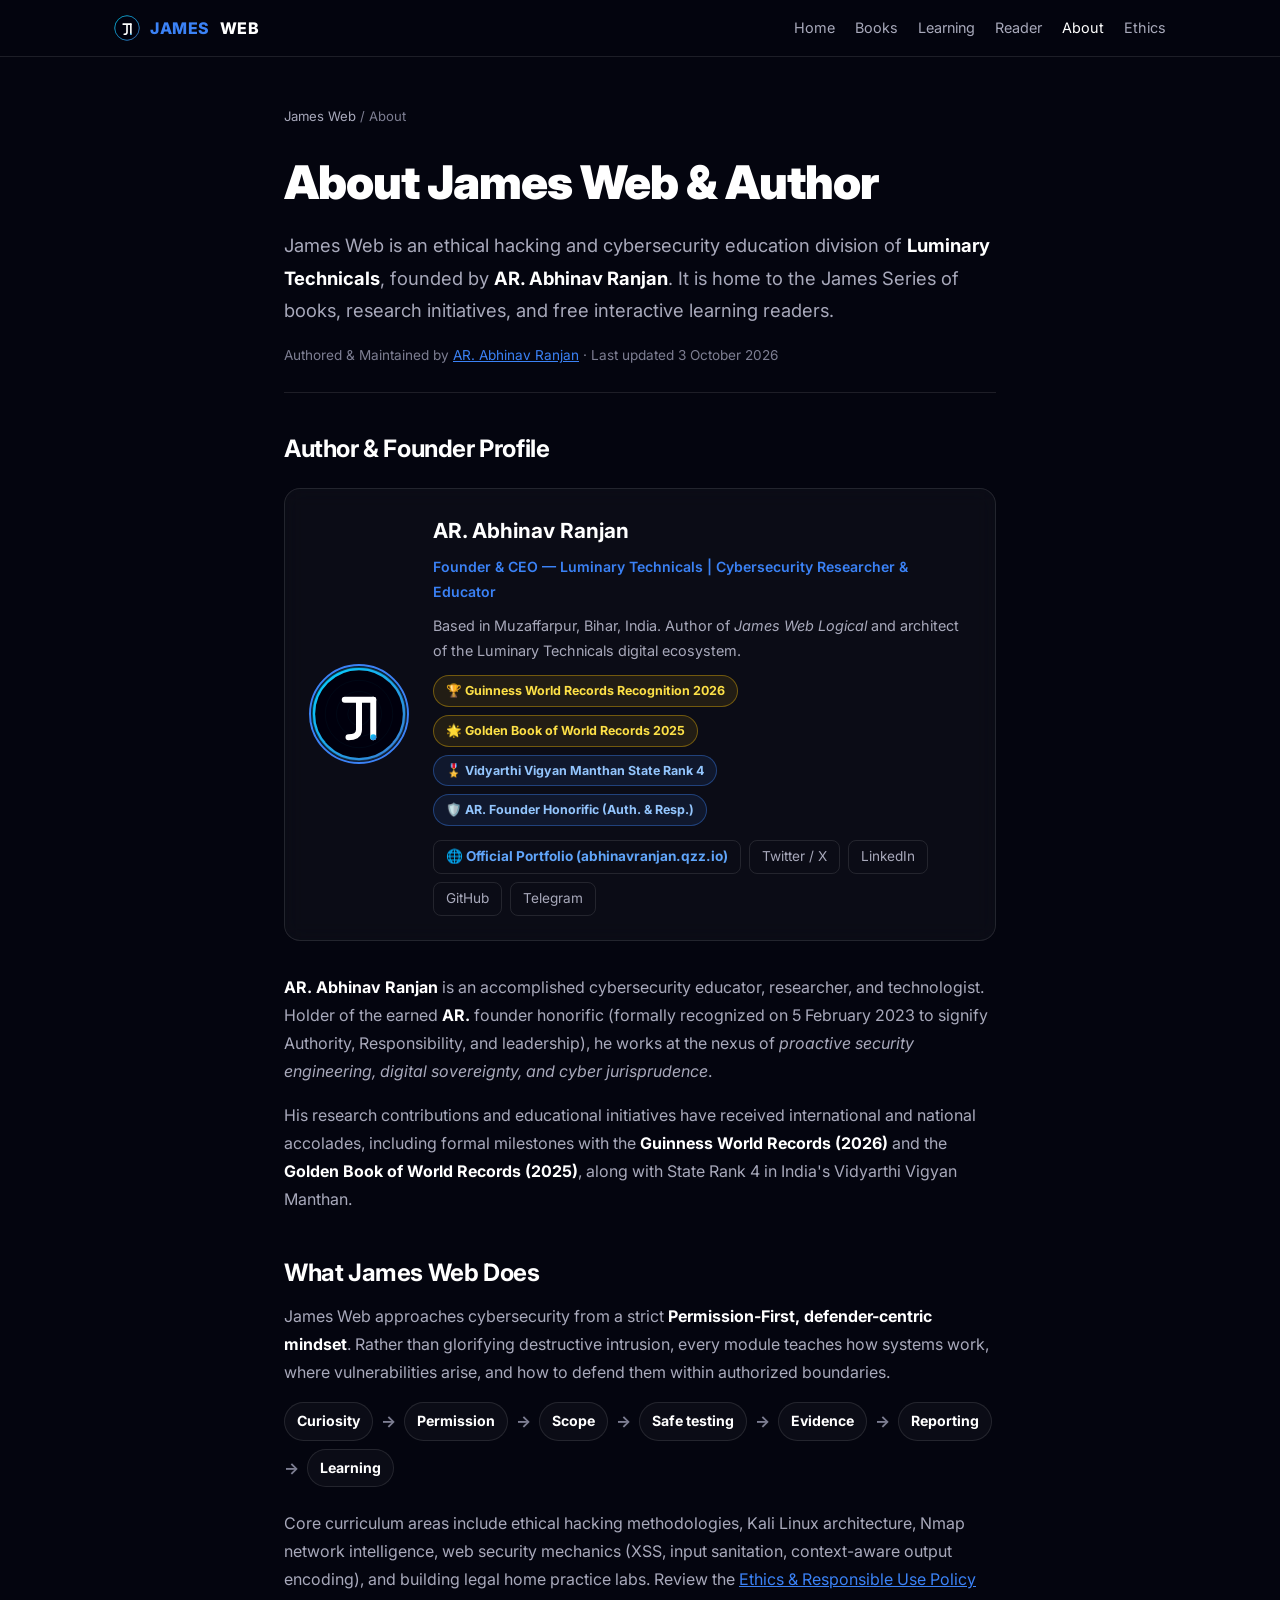
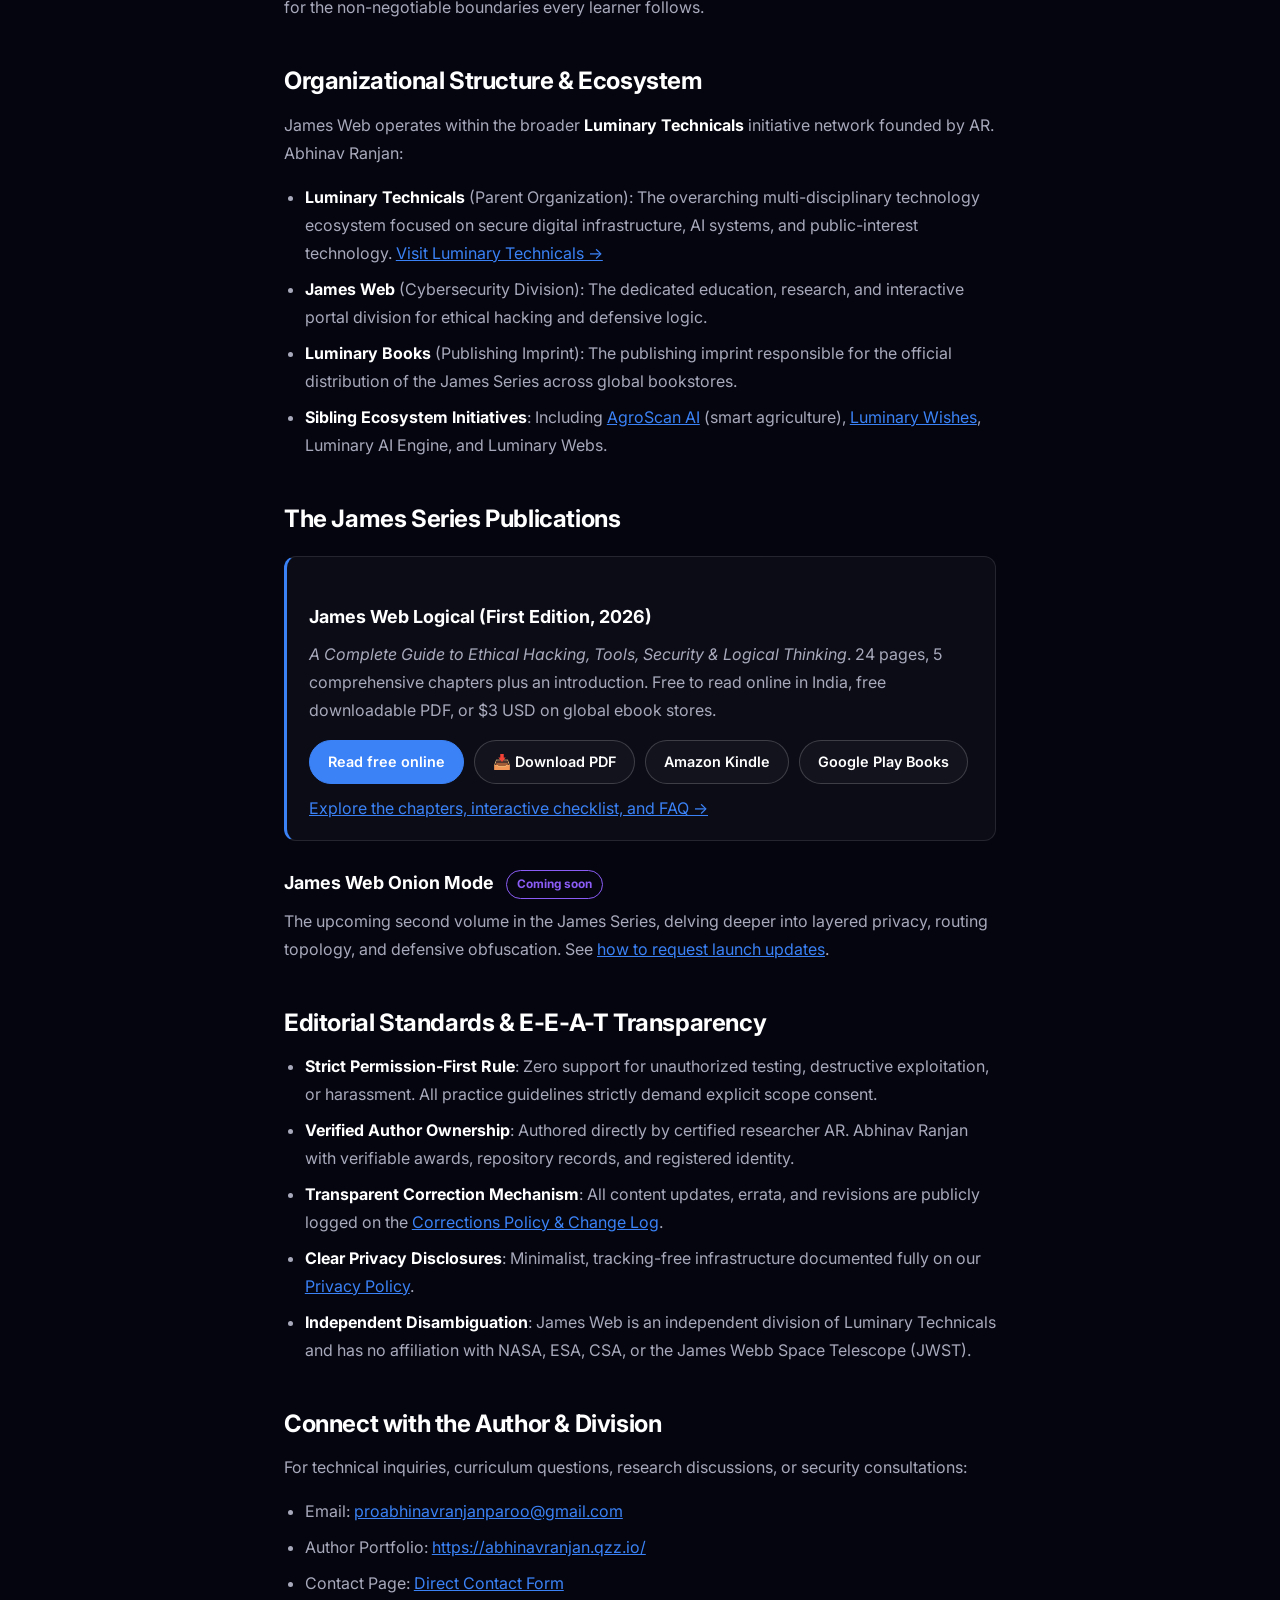
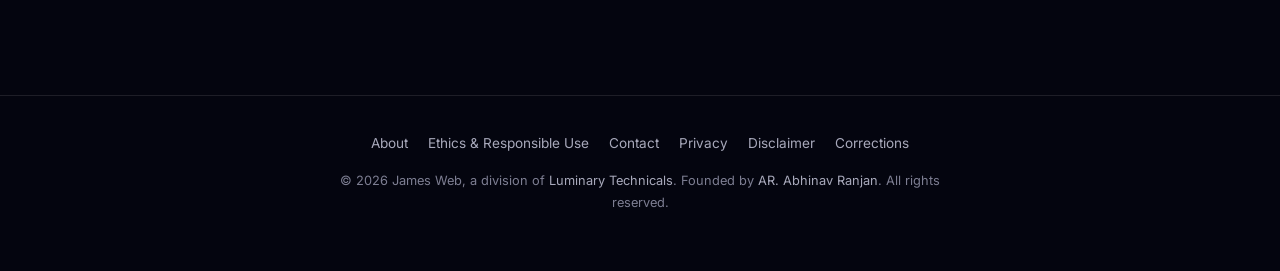
<file: about/index.html>
<!DOCTYPE html>
<html lang="en">
<head>
  <meta charset="UTF-8">
  <meta name="viewport" content="width=device-width, initial-scale=1.0">
  <meta name="theme-color" content="#04050f">
  <title>About James Web &amp; Author AR. Abhinav Ranjan | Luminary Technicals</title>
  <meta name="description" content="Learn about James Web, a Luminary Technicals division for legal ethical-hacking education, and founder AR. Abhinav Ranjan — cybersecurity educator and Guinness World Record recognized researcher.">
  <meta name="keywords" content="AR. Abhinav Ranjan, Abhinav Ranjan, James Web, Luminary Technicals, cybersecurity educator, ethical hacking author, James Web Logical, Guinness World Records">
  <meta name="author" content="AR. Abhinav Ranjan">
  <meta name="robots" content="index, follow, max-snippet:-1, max-image-preview:large, max-video-preview:-1">
  <link rel="canonical" href="https://jamesweb.dpdns.org/about/">
  <link rel="sitemap" type="application/xml" href="/sitemap.xml">

  <!-- Open Graph -->
  <meta property="og:type" content="website">
  <meta property="og:title" content="About James Web &amp; Author AR. Abhinav Ranjan | Luminary Technicals">
  <meta property="og:description" content="Learn about James Web, a Luminary Technicals division for legal ethical-hacking education, and founder AR. Abhinav Ranjan — cybersecurity educator and Guinness World Record recognized researcher.">
  <meta property="og:site_name" content="James Web">
  <meta property="og:url" content="https://jamesweb.dpdns.org/about/">
  <meta property="og:image" content="https://jamesweb.dpdns.org/assets/images/og-image.jpg">
  <meta property="og:image:secure_url" content="https://jamesweb.dpdns.org/assets/images/og-image.jpg">
  <meta property="og:image:type" content="image/jpeg">
  <meta property="og:image:width" content="1200">
  <meta property="og:image:height" content="675">
  <meta property="og:image:alt" content="About James Web Portal &amp; Author AR. Abhinav Ranjan">
  <meta property="og:locale" content="en_IN">

  <!-- Twitter Card -->
  <meta name="twitter:card" content="summary_large_image">
  <meta name="twitter:title" content="About James Web &amp; Author AR. Abhinav Ranjan | Luminary Technicals">
  <meta name="twitter:description" content="Learn about James Web and author AR. Abhinav Ranjan — founder of Luminary Technicals and cybersecurity educator.">
  <meta name="twitter:image" content="https://jamesweb.dpdns.org/assets/images/og-image.jpg">
  <meta name="twitter:image:alt" content="About James Web and AR. Abhinav Ranjan">
  <meta name="twitter:creator" content="@arabhinavranjan">

  <!-- Icons -->
  <link rel="icon" type="image/svg+xml" href="/assets/images/logo.svg">
  <link rel="apple-touch-icon" href="/assets/images/apple-touch-icon.png">
  <link rel="manifest" href="/manifest.json">

  <!-- Fonts & Styles -->
  <link rel="preconnect" href="https://fonts.googleapis.com">
  <link rel="preconnect" href="https://fonts.gstatic.com" crossorigin>
  <link href="https://fonts.googleapis.com/css2?family=Inter:wght@400;500;600;700;800;900&family=JetBrains+Mono:wght@400;600;700&display=swap" rel="stylesheet">
  <link rel="stylesheet" href="/assets/css/site-pages.css">

  <!-- Unified JSON-LD Entity Graph -->
  <script type="application/ld+json">
{
  "@context": "https://schema.org",
  "@graph": [
    {
      "@type": "WebSite",
      "@id": "https://jamesweb.dpdns.org/#website",
      "url": "https://jamesweb.dpdns.org/",
      "name": "James Web",
      "alternateName": [
        "James Web Portal",
        "James Series",
        "jamesweb.dpdns.org"
      ],
      "description": "Free cybersecurity and legal ethical-hacking education from the James Series.",
      "disambiguatingDescription": "James Web is an independent cybersecurity and ethical hacking education division of Luminary Technicals. It is not affiliated with NASA, ESA, CSA, or the James Webb Space Telescope (JWST).",
      "inLanguage": "en-IN",
      "publisher": {
        "@id": "https://jamesweb.dpdns.org/#james-web"
      },
      "creator": {
        "@id": "https://jamesweb.dpdns.org/#person"
      }
    },
    {
      "@type": "AboutPage",
      "@id": "https://jamesweb.dpdns.org/about/#webpage",
      "url": "https://jamesweb.dpdns.org/about/",
      "name": "About James Web & Author AR. Abhinav Ranjan | Luminary Technicals",
      "description": "James Web is a Luminary Technicals division, founded by AR. Abhinav Ranjan, for legal ethical-hacking learning and research.",
      "inLanguage": "en-IN",
      "isPartOf": {
        "@id": "https://jamesweb.dpdns.org/#website"
      },
      "about": {
        "@id": "https://jamesweb.dpdns.org/#james-web"
      },
      "author": {
        "@id": "https://jamesweb.dpdns.org/#person"
      },
      "publisher": {
        "@id": "https://jamesweb.dpdns.org/#james-web"
      },
      "dateModified": "2026-10-03",
      "primaryImageOfPage": {
        "@type": "ImageObject",
        "url": "https://jamesweb.dpdns.org/assets/images/og-image.jpg",
        "width": 1200,
        "height": 675
      },
      "speakable": {
        "@type": "SpeakableSpecification",
        "cssSelector": [
          ".speakable"
        ]
      },
      "mainEntity": {
        "@id": "https://jamesweb.dpdns.org/#person"
      },
      "breadcrumb": {
        "@id": "https://jamesweb.dpdns.org/about/#breadcrumb"
      }
    },
    {
      "@type": "BreadcrumbList",
      "itemListElement": [
        {
          "@type": "ListItem",
          "position": 1,
          "name": "James Web",
          "item": "https://jamesweb.dpdns.org/"
        },
        {
          "@type": "ListItem",
          "position": 2,
          "name": "About",
          "item": "https://jamesweb.dpdns.org/about/"
        }
      ],
      "@id": "https://jamesweb.dpdns.org/about/#breadcrumb"
    },
    {
      "@type": "Organization",
      "@id": "https://jamesweb.dpdns.org/#organization",
      "name": "Luminary Technicals",
      "url": "https://luminarytechnicals.dpdns.org",
      "founder": {
        "@id": "https://jamesweb.dpdns.org/#person"
      },
      "department": [
        {
          "@id": "https://jamesweb.dpdns.org/#james-web"
        },
        {
          "@id": "https://jamesweb.dpdns.org/#luminary-books"
        }
      ]
    },
    {
      "@type": "Organization",
      "@id": "https://jamesweb.dpdns.org/#james-web",
      "name": "James Web",
      "alternateName": [
        "James Web Portal",
        "James Series"
      ],
      "url": "https://jamesweb.dpdns.org/",
      "logo": {
        "@type": "ImageObject",
        "url": "https://jamesweb.dpdns.org/assets/images/logo.svg",
        "width": 512,
        "height": 512
      },
      "description": "James Web is a division of Luminary Technicals focused on legal ethical-hacking learning and research. It publishes the James Series of books and a free online reader.",
      "disambiguatingDescription": "James Web is an independent cybersecurity and ethical hacking education division of Luminary Technicals. It is not affiliated with NASA, ESA, CSA, or the James Webb Space Telescope (JWST).",
      "parentOrganization": {
        "@id": "https://jamesweb.dpdns.org/#organization"
      },
      "founder": {
        "@id": "https://jamesweb.dpdns.org/#person"
      },
      "slogan": "Learn. Practice. Protect.",
      "knowsAbout": [
        "Ethical hacking",
        "Network security",
        "Web security",
        "Cybersecurity education",
        "Digital logic",
        "Legal practice labs"
      ]
    },
    {
      "@type": "Organization",
      "@id": "https://jamesweb.dpdns.org/#luminary-books",
      "name": "Luminary Books",
      "description": "The publishing imprint of Luminary Technicals. It publishes the James Series.",
      "parentOrganization": {
        "@id": "https://jamesweb.dpdns.org/#organization"
      }
    },
    {
      "@type": "Person",
      "@id": "https://jamesweb.dpdns.org/#person",
      "name": "AR. Abhinav Ranjan",
      "honorificPrefix": "AR.",
      "alternateName": ["Abhinav Ranjan", "ar.abhinavranjan", "itzmeabhinavranjan"],
      "url": "https://abhinavranjan.qzz.io/",
      "image": "https://abhinavranjan.qzz.io/images/profile.png",
      "jobTitle": "Founder & CEO, Luminary Technicals | Cybersecurity Educator",
      "description": "Cybersecurity educator, author, and founder of Luminary Technicals from Muzaffarpur, Bihar, India. Author of James Web Logical and holder of the earned AR. founder honorific.",
      "disambiguatingDescription": "AR. is an exclusive earned organizational honorific representing Authority through leadership and Responsibility towards the Luminary Technicals ecosystem (AR. = Authority and Responsibility).",
      "birthPlace": {
        "@type": "Place",
        "name": "Muzaffarpur, Bihar, India"
      },
      "nationality": {
        "@type": "Country",
        "name": "India"
      },
      "worksFor": {
        "@id": "https://jamesweb.dpdns.org/#organization"
      },
      "award": [
        "Guinness World Records Recognition 2026",
        "Golden Book of World Records 2025",
        "Vidyarthi Vigyan Manthan State Rank 4 2025"
      ],
      "sameAs": [
        "https://abhinavranjan.qzz.io/",
        "https://twitter.com/arabhinavranjan",
        "https://linkedin.com/in/ar-abhinavranjan",
        "https://github.com/ar-abhinavranjan",
        "https://instagram.com/ar.abhinavranjan",
        "https://www.facebook.com/ar.abhinavranjan/",
        "https://t.me/ar_abhinavranjan",
        "https://luminarytechnicals.dpdns.org"
      ],
      "knowsAbout": [
        "Cybersecurity",
        "Ethical Hacking",
        "Penetration Testing",
        "Network Security",
        "Digital Forensics",
        "Kali Linux",
        "Nmap",
        "XSS Defense",
        "SecSDLC",
        "Digital Sovereignty",
        "Cyber Jurisprudence"
      ]
    }
  ]
}
  </script>
</head>
<body>
  <a class="skip-link" href="#main-content">Skip to content</a>
  <header class="site-header"><div class="site-header-inner">
    <a class="brand" href="/"><img src="/assets/images/logo.svg" alt="James Web Logo" width="26" height="26"><span>JAMES</span> WEB</a>
    <nav class="site-nav" aria-label="Main navigation"><a href="/">Home</a><a href="/#books">Books</a><a href="/learning/">Learning</a><a href="/reader/">Reader</a><a href="/about/" aria-current="page">About</a><a href="/ethics/">Ethics</a></nav>
  </div></header>

  <main id="main-content">
    <nav class="crumbs" aria-label="Breadcrumb"><a href="/">James Web</a> / About</nav>
    <article>
      <h1>About James Web &amp; Author</h1>
      <p class="lede speakable">James Web is an ethical hacking and cybersecurity education division of <strong>Luminary Technicals</strong>, founded by <strong>AR. Abhinav Ranjan</strong>. It is home to the James Series of books, research initiatives, and free interactive learning readers.</p>
      <p class="byline">Authored &amp; Maintained by <a href="#author-profile">AR. Abhinav Ranjan</a> &middot; Last updated <time datetime="2026-10-03">3 October 2026</time></p>

      <!-- ═══════════════ AUTHOR HERO PROFILE ═══════════════ -->
      <section id="author-profile" aria-labelledby="author-heading" style="scroll-margin-top: 80px;">
        <h2 id="author-heading" style="margin-top: 20px;">Author &amp; Founder Profile</h2>
        <div class="author-hero-card">
          <img src="https://abhinavranjan.qzz.io/images/profile.png" alt="AR. Abhinav Ranjan — Cybersecurity Educator and Founder" class="author-hero-avatar" onerror="this.onerror=null;this.src='/assets/images/logo.svg';">
          <div class="author-hero-details">
            <h3>AR. Abhinav Ranjan</h3>
            <div class="author-hero-title">Founder &amp; CEO — Luminary Technicals | Cybersecurity Researcher &amp; Educator</div>
            <p style="font-size:0.9rem; margin-bottom: 8px;">Based in Muzaffarpur, Bihar, India. Author of <em>James Web Logical</em> and architect of the Luminary Technicals digital ecosystem.</p>
            
            <div class="award-badge-list">
              <span class="award-badge">🏆 Guinness World Records Recognition 2026</span>
              <span class="award-badge">🌟 Golden Book of World Records 2025</span>
              <span class="award-badge award-badge-blue">🎖️ Vidyarthi Vigyan Manthan State Rank 4</span>
              <span class="award-badge award-badge-blue">🛡️ AR. Founder Honorific (Auth. &amp; Resp.)</span>
            </div>

            <div class="author-links-row">
              <a href="https://abhinavranjan.qzz.io/" target="_blank" rel="noopener noreferrer" style="color: #60a5fa; font-weight:700;">🌐 Official Portfolio (abhinavranjan.qzz.io)</a>
              <a href="https://twitter.com/arabhinavranjan" target="_blank" rel="noopener noreferrer">Twitter / X</a>
              <a href="https://linkedin.com/in/ar-abhinavranjan" target="_blank" rel="noopener noreferrer">LinkedIn</a>
              <a href="https://github.com/ar-abhinavranjan" target="_blank" rel="noopener noreferrer">GitHub</a>
              <a href="https://t.me/ar_abhinavranjan" target="_blank" rel="noopener noreferrer">Telegram</a>
            </div>
          </div>
        </div>

        <p><strong>AR. Abhinav Ranjan</strong> is an accomplished cybersecurity educator, researcher, and technologist. Holder of the earned <strong>AR.</strong> founder honorific (formally recognized on 5 February 2023 to signify Authority, Responsibility, and leadership), he works at the nexus of <em>proactive security engineering, digital sovereignty, and cyber jurisprudence</em>.</p>
        <p>His research contributions and educational initiatives have received international and national accolades, including formal milestones with the <strong>Guinness World Records (2026)</strong> and the <strong>Golden Book of World Records (2025)</strong>, along with State Rank 4 in India's Vidyarthi Vigyan Manthan.</p>
      </section>

      <!-- ═══════════════ WHAT JAMES WEB DOES ═══════════════ -->
      <h2 id="what">What James Web Does</h2>
      <p>James Web approaches cybersecurity from a strict <strong>Permission-First, defender-centric mindset</strong>. Rather than glorifying destructive intrusion, every module teaches how systems work, where vulnerabilities arise, and how to defend them within authorized boundaries.</p>
      <div class="flow" aria-label="The James Web learning loop"><span>Curiosity</span><i>&rarr;</i><span>Permission</span><i>&rarr;</i><span>Scope</span><i>&rarr;</i><span>Safe testing</span><i>&rarr;</i><span>Evidence</span><i>&rarr;</i><span>Reporting</span><i>&rarr;</i><span>Learning</span></div>
      <p>Core curriculum areas include ethical hacking methodologies, Kali Linux architecture, Nmap network intelligence, web security mechanics (XSS, input sanitation, context-aware output encoding), and building legal home practice labs. Review the <a href="/ethics/">Ethics &amp; Responsible Use Policy</a> for the non-negotiable boundaries every learner follows.</p>

      <!-- ═══════════════ ORGANIZATIONAL HIERARCHY ═══════════════ -->
      <h2 id="organization">Organizational Structure &amp; Ecosystem</h2>
      <p>James Web operates within the broader <strong>Luminary Technicals</strong> initiative network founded by AR. Abhinav Ranjan:</p>
      <ul>
        <li><strong>Luminary Technicals</strong> (Parent Organization): The overarching multi-disciplinary technology ecosystem focused on secure digital infrastructure, AI systems, and public-interest technology. <a href="https://luminarytechnicals.dpdns.org" target="_blank" rel="noopener">Visit Luminary Technicals &rarr;</a></li>
        <li><strong>James Web</strong> (Cybersecurity Division): The dedicated education, research, and interactive portal division for ethical hacking and defensive logic.</li>
        <li><strong>Luminary Books</strong> (Publishing Imprint): The publishing imprint responsible for the official distribution of the James Series across global bookstores.</li>
        <li><strong>Sibling Ecosystem Initiatives</strong>: Including <a href="https://agroscan.dpdns.org/" target="_blank" rel="noopener">AgroScan AI</a> (smart agriculture), <a href="https://luminarywishes.dpdns.org/" target="_blank" rel="noopener">Luminary Wishes</a>, Luminary AI Engine, and Luminary Webs.</li>
      </ul>

      <!-- ═══════════════ PUBLICATIONS ═══════════════ -->
      <h2 id="publications">The James Series Publications</h2>
      
      <div class="callout">
        <h3>James Web Logical (First Edition, 2026)</h3>
        <p><em>A Complete Guide to Ethical Hacking, Tools, Security &amp; Logical Thinking</em>. 24 pages, 5 comprehensive chapters plus an introduction. Free to read online in India, free downloadable PDF, or $3 USD on global ebook stores.</p>
        <div class="store-row">
          <a class="btn-store btn-store-primary" href="/reader/?logical">Read free online</a>
          <a class="btn-store" href="/books-library/logical.pdf" download="James-Web-Logical.pdf">📥 Download PDF</a>
          <a class="btn-store" href="https://www.amazon.in/James-Web-Logical-Security-Simplified-ebook/dp/B0GYG67XF5" target="_blank" rel="noopener noreferrer" aria-label="Amazon Kindle edition (opens in a new tab)">Amazon Kindle</a>
          <a class="btn-store" href="https://play.google.com/store/books/details/Abhinav_Ranjan_James_Web_Logical?id=-9XVEQAAQBAJ&hl=en_IN" target="_blank" rel="noopener noreferrer" aria-label="Google Play Books edition (opens in a new tab)">Google Play Books</a>
        </div>
        <p style="margin-top: 10px;"><a href="/logical/">Explore the chapters, interactive checklist, and FAQ &rarr;</a></p>
      </div>

      <h3>James Web Onion Mode <span class="soon">Coming soon</span></h3>
      <p>The upcoming second volume in the James Series, delving deeper into layered privacy, routing topology, and defensive obfuscation. See <a href="/contact/#updates">how to request launch updates</a>.</p>

      <!-- ═══════════════ TRUST & E-E-A-T ═══════════════ -->
      <h2 id="trust">Editorial Standards &amp; E-E-A-T Transparency</h2>
      <ul>
        <li><strong>Strict Permission-First Rule</strong>: Zero support for unauthorized testing, destructive exploitation, or harassment. All practice guidelines strictly demand explicit scope consent.</li>
        <li><strong>Verified Author Ownership</strong>: Authored directly by certified researcher AR. Abhinav Ranjan with verifiable awards, repository records, and registered identity.</li>
        <li><strong>Transparent Correction Mechanism</strong>: All content updates, errata, and revisions are publicly logged on the <a href="/corrections/">Corrections Policy &amp; Change Log</a>.</li>
        <li><strong>Clear Privacy Disclosures</strong>: Minimalist, tracking-free infrastructure documented fully on our <a href="/privacy/">Privacy Policy</a>.</li>
        <li><strong>Independent Disambiguation</strong>: James Web is an independent division of Luminary Technicals and has no affiliation with NASA, ESA, CSA, or the James Webb Space Telescope (JWST).</li>
      </ul>

      <h2 id="contact-info">Connect with the Author &amp; Division</h2>
      <p>For technical inquiries, curriculum questions, research discussions, or security consultations:</p>
      <ul>
        <li>Email: <a href="mailto:proabhinavranjanparoo@gmail.com">proabhinavranjanparoo@gmail.com</a></li>
        <li>Author Portfolio: <a href="https://abhinavranjan.qzz.io/" target="_blank" rel="noopener">https://abhinavranjan.qzz.io/</a></li>
        <li>Contact Page: <a href="/contact/">Direct Contact Form</a></li>
      </ul>

    </article>
  </main>

  <footer class="site-footer">
    <nav aria-label="Footer"><a href="/about/">About</a><a href="/ethics/">Ethics &amp; Responsible Use</a><a href="/contact/">Contact</a><a href="/privacy/">Privacy</a><a href="/disclaimer/">Disclaimer</a><a href="/corrections/">Corrections</a></nav>
    <p>&copy; 2026 James Web, a division of <a href="https://luminarytechnicals.dpdns.org">Luminary Technicals</a>. Founded by <a href="https://abhinavranjan.qzz.io/">AR. Abhinav Ranjan</a>. All rights reserved.</p>
  </footer>
</body>
</html>
</file>
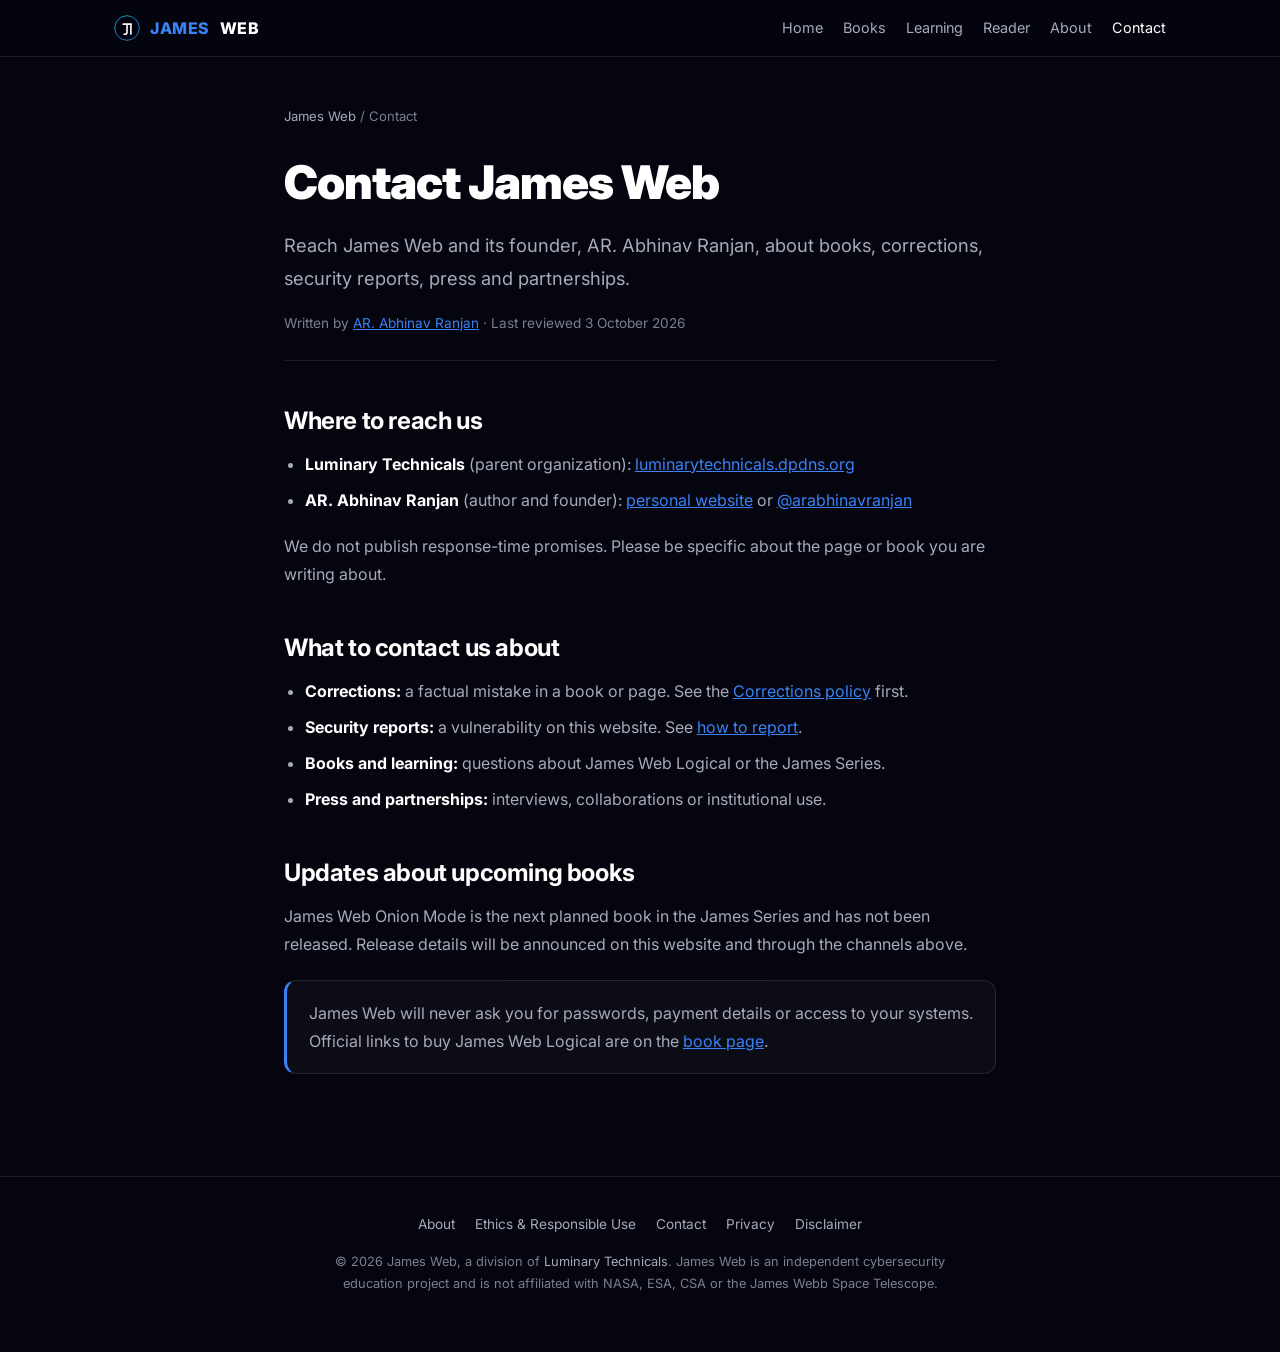
<file: contact/index.html>
<!DOCTYPE html>
<html lang="en">
<head>
  <meta charset="UTF-8">
  <meta name="viewport" content="width=device-width, initial-scale=1.0">
  <meta name="theme-color" content="#04050f">
  <title>Contact James Web | Luminary Technicals</title>
  <meta name="description" content="How to contact James Web and Luminary Technicals about books, corrections, security reports, press or partnerships.">
  <meta name="author" content="AR. Abhinav Ranjan">
  <meta name="robots" content="index, follow, max-snippet:-1, max-image-preview:large, max-video-preview:-1">
  <link rel="canonical" href="https://jamesweb.dpdns.org/contact/">
  <link rel="sitemap" type="application/xml" href="/sitemap.xml">
  <meta property="og:type" content="website">
  <meta property="og:title" content="Contact James Web | Luminary Technicals">
  <meta property="og:description" content="How to contact James Web and Luminary Technicals about books, corrections, security reports, press or partnerships.">
  <meta property="og:site_name" content="James Web">
  <meta property="og:url" content="https://jamesweb.dpdns.org/contact/">
  <meta property="og:image" content="https://jamesweb.dpdns.org/assets/images/og-image.jpg">
  <meta property="og:image:secure_url" content="https://jamesweb.dpdns.org/assets/images/og-image.jpg">
  <meta property="og:image:type" content="image/jpeg">
  <meta property="og:image:width" content="1200">
  <meta property="og:image:height" content="675">
  <meta property="og:image:alt" content="Contact James Web Portal">
  <meta property="og:locale" content="en_IN">

  <meta name="twitter:card" content="summary_large_image">
  <meta name="twitter:title" content="Contact James Web | Luminary Technicals">
  <meta name="twitter:description" content="How to contact James Web and Luminary Technicals about books, corrections, security reports, press or partnerships.">
  <meta name="twitter:image" content="https://jamesweb.dpdns.org/assets/images/og-image.jpg">
  <meta name="twitter:image:alt" content="Contact James Web Portal">
  <meta name="twitter:creator" content="@arabhinavranjan">
  <link rel="icon" type="image/svg+xml" href="/assets/images/logo.svg">
  <link rel="apple-touch-icon" href="/assets/images/apple-touch-icon.png">
  <link rel="manifest" href="/manifest.json">
  <link rel="preconnect" href="https://fonts.googleapis.com">
  <link rel="preconnect" href="https://fonts.gstatic.com" crossorigin>
  <link href="https://fonts.googleapis.com/css2?family=Inter:wght@400;600;800;900&display=swap" rel="stylesheet">
  <link rel="stylesheet" href="/assets/css/site-pages.css">
  <script type="application/ld+json">
{
  "@context": "https://schema.org",
  "@graph": [
    {
      "@type": "WebSite",
      "@id": "https://jamesweb.dpdns.org/#website",
      "url": "https://jamesweb.dpdns.org/",
      "name": "James Web",
      "alternateName": [
        "James Web Portal",
        "James Series",
        "jamesweb.dpdns.org"
      ],
      "description": "Free cybersecurity and legal ethical-hacking education from the James Series.",
      "disambiguatingDescription": "James Web is an independent cybersecurity and ethical hacking education division of Luminary Technicals. It is not affiliated with NASA, ESA, CSA, or the James [...]",
      "inLanguage": "en-IN",
      "publisher": {
        "@id": "https://jamesweb.dpdns.org/#james-web"
      },
      "creator": {
        "@id": "https://jamesweb.dpdns.org/#person"
      }
    },
    {
      "@type": "ContactPage",
      "@id": "https://jamesweb.dpdns.org/contact/#webpage",
      "url": "https://jamesweb.dpdns.org/contact/",
      "name": "Contact James Web | Luminary Technicals",
      "description": "How to contact James Web and Luminary Technicals about books, corrections, security reports, press or partnerships.",
      "inLanguage": "en-IN",
      "isPartOf": {
        "@id": "https://jamesweb.dpdns.org/#website"
      },
      "about": {
        "@id": "https://jamesweb.dpdns.org/#james-web"
      },
      "author": {
        "@id": "https://jamesweb.dpdns.org/#person"
      },
      "publisher": {
        "@id": "https://jamesweb.dpdns.org/#james-web"
      },
      "dateModified": "2026-10-03",
      "primaryImageOfPage": {
        "@type": "ImageObject",
        "url": "https://jamesweb.dpdns.org/assets/images/icon-512.png"
      },
      "speakable": {
        "@type": "SpeakableSpecification",
        "cssSelector": [
          ".speakable"
        ]
      },
      "breadcrumb": {
        "@id": "https://jamesweb.dpdns.org/contact/#breadcrumb"
      }
    },
    {
      "@type": "BreadcrumbList",
      "itemListElement": [
        {
          "@type": "ListItem",
          "position": 1,
          "name": "James Web",
          "item": "https://jamesweb.dpdns.org/"
        },
        {
          "@type": "ListItem",
          "position": 2,
          "name": "Contact",
          "item": "https://jamesweb.dpdns.org/contact/"
        }
      ],
      "@id": "https://jamesweb.dpdns.org/contact/#breadcrumb"
    },
    {
      "@type": "Organization",
      "@id": "https://jamesweb.dpdns.org/#organization",
      "name": "Luminary Technicals",
      "url": "https://luminarytechnicals.dpdns.org",
      "founder": {
        "@id": "https://jamesweb.dpdns.org/#person"
      },
      "department": [
        {
          "@id": "https://jamesweb.dpdns.org/#james-web"
        },
        {
          "@id": "https://jamesweb.dpdns.org/#luminary-books"
        }
      ]
    },
    {
      "@type": "Organization",
      "@id": "https://jamesweb.dpdns.org/#james-web",
      "name": "James Web",
      "alternateName": [
        "James Web Portal",
        "James Series"
      ],
      "url": "https://jamesweb.dpdns.org/",
      "logo": {
        "@type": "ImageObject",
        "url": "https://jamesweb.dpdns.org/assets/images/icon-512.png",
        "width": 512,
        "height": 512
      },
      "description": "James Web is a division of Luminary Technicals focused on legal ethical-hacking learning and research. It publishes the James Series of books and a free online reader.",
      "disambiguatingDescription": "James Web is an independent cybersecurity and ethical hacking education division of Luminary Technicals. It is not affiliated with NASA, ESA, CSA, or the James[...]",
      "parentOrganization": {
        "@id": "https://jamesweb.dpdns.org/#organization"
      },
      "founder": {
        "@id": "https://jamesweb.dpdns.org/#person"
      },
      "slogan": "Learn. Practice. Protect.",
      "knowsAbout": [
        "Ethical hacking",
        "Network security",
        "Web security",
        "Cybersecurity education",
        "Digital logic",
        "Legal practice labs"
      ]
    },
    {
      "@type": "Organization",
      "@id": "https://jamesweb.dpdns.org/#luminary-books",
      "name": "Luminary Books",
      "description": "The publishing imprint of Luminary Technicals. It publishes the James Series.",
      "parentOrganization": {
        "@id": "https://jamesweb.dpdns.org/#organization"
      }
    },
    {
      "@type": "Person",
      "@id": "https://jamesweb.dpdns.org/#person",
      "name": "AR. Abhinav Ranjan",
      "alternateName": "Abhinav Ranjan",
      "url": "https://abhinavranjan.netlify.app",
      "image": "https://abhinavranjan.qzz.io/images/profile.png",
      "jobTitle": "Cybersecurity Educator and Founder, Luminary Technicals",
      "description": "Cybersecurity educator from India and founder of Luminary Technicals, the organization behind James Web. Author of James Web Logical.",
      "nationality": {
        "@type": "Country",
        "name": "India"
      },
      "worksFor": {
        "@id": "https://jamesweb.dpdns.org/#organization"
      },
      "sameAs": [
        "https://abhinavranjan.qzz.io",
        "https://twitter.com/arabhinavranjan",
        "https://luminarytechnicals.dpdns.org"
      ],
      "knowsAbout": [
        "Ethical hacking",
        "Network security",
        "Cybersecurity education"
      ]
    }
  ]
}
  </script>
</head>
<body>
  <a class="skip-link" href="#main-content">Skip to content</a>
  <header class="site-header"><div class="site-header-inner">
    <a class="brand" href="/"><img src="/assets/images/logo.svg" alt="" width="26" height="26"><span>JAMES</span> WEB</a>
    <nav class="site-nav" aria-label="Main navigation"><a href="/">Home</a><a href="/#books">Books</a><a href="/learning/">Learning</a><a href="/reader/">Reader</a><a href="/about/">About</a><a href="/contact/" aria-current="page">Contact</a></nav>
  </div></header>
  <main id="main-content">
    <nav class="crumbs" aria-label="Breadcrumb"><a href="/">James Web</a> / Contact</nav>
    <article>
      <h1>Contact James Web</h1>
      <p class="lede speakable">Reach James Web and its founder, AR. Abhinav Ranjan, about books, corrections, security reports, press and partnerships.</p>
      <p class="byline">Written by <a href="/about/">AR. Abhinav Ranjan</a> &middot; Last reviewed <time datetime="2026-10-03">3 October 2026</time></p>

      <h2 id="channels">Where to reach us</h2>
      <ul>
        <li><strong>Luminary Technicals</strong> (parent organization): <a href="https://luminarytechnicals.dpdns.org">luminarytechnicals.dpdns.org</a></li>
        <li><strong>AR. Abhinav Ranjan</strong> (author and founder): <a href="https://abhinavranjan.netlify.app">personal website</a> or <a href="https://twitter.com/arabhinavranjan">@arabhinavranjan</a></li>
      </ul>
      <p>We do not publish response-time promises. Please be specific about the page or book you are writing about.</p>

      <h2 id="topics">What to contact us about</h2>
      <ul>
        <li><strong>Corrections:</strong> a factual mistake in a book or page. See the <a href="/corrections/">Corrections policy</a> first.</li>
        <li><strong>Security reports:</strong> a vulnerability on this website. See <a href="/ethics/#reporting">how to report</a>.</li>
        <li><strong>Books and learning:</strong> questions about James Web Logical or the James Series.</li>
        <li><strong>Press and partnerships:</strong> interviews, collaborations or institutional use.</li>
      </ul>

      <h2 id="updates">Updates about upcoming books</h2>
      <p>James Web Onion Mode is the next planned book in the James Series and has not been released. Release details will be announced on this website and through the channels above.</p>
      <div class="callout"><p>James Web will never ask you for passwords, payment details or access to your systems. Official links to buy James Web Logical are on the <a href="/logical/">book page</a>.</p></div>

    </article>
  </main>
  <footer class="site-footer">
    <nav aria-label="Footer"><a href="/about/">About</a><a href="/ethics/">Ethics &amp; Responsible Use</a><a href="/contact/">Contact</a><a href="/privacy/">Privacy</a><a href="/disclaimer/">Disclaimer</a></nav>
    <p>&copy; 2026 James Web, a division of <a href="https://luminarytechnicals.dpdns.org">Luminary Technicals</a>. James Web is an independent cybersecurity education project and is not affiliated with NASA, ESA, CSA or the James Webb Space Telescope.</p>
  </footer>
</body>
</html>
</file>
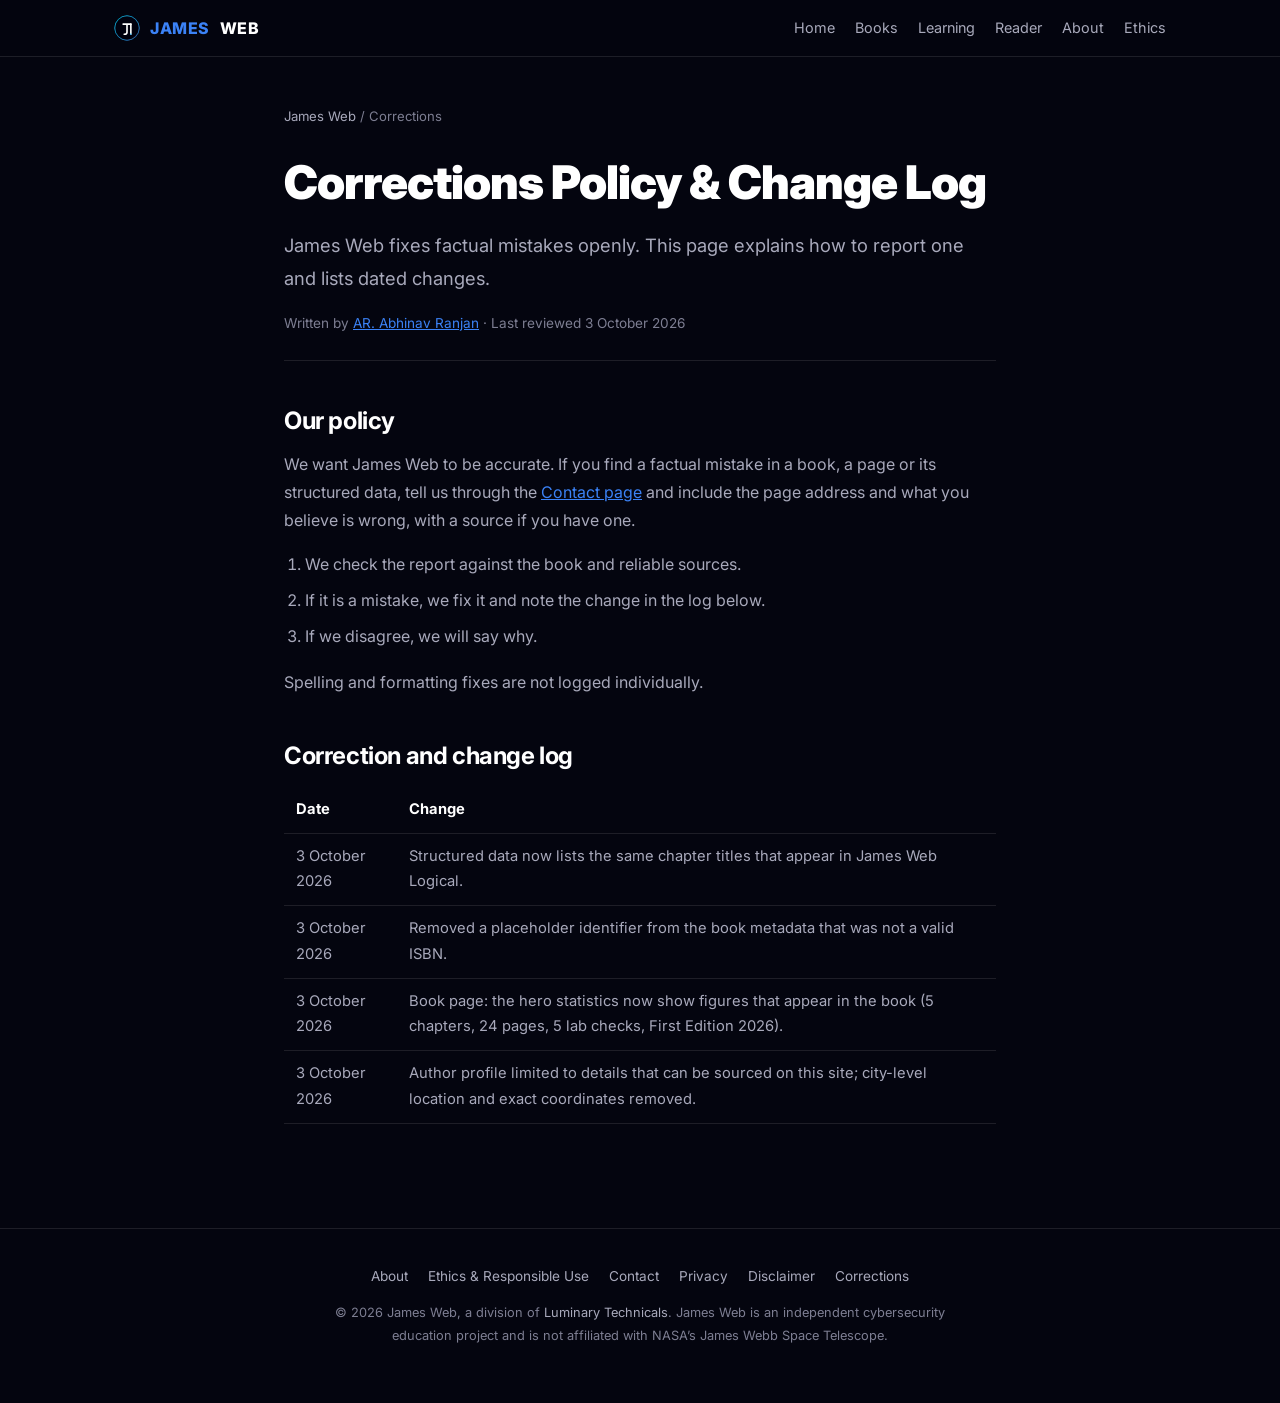
<file: corrections/index.html>
<!DOCTYPE html>
<html lang="en">
<head>
  <meta charset="UTF-8">
  <meta name="viewport" content="width=device-width, initial-scale=1.0">
  <meta name="theme-color" content="#04050f">
  <title>Corrections Policy &amp; Change Log | James Web</title>
  <meta name="description" content="How James Web handles factual corrections, plus a dated log of changes to the books and website.">
  <meta name="author" content="AR. Abhinav Ranjan">
  <meta name="robots" content="index, follow, max-snippet:-1, max-image-preview:large, max-video-preview:-1">
  <link rel="canonical" href="https://jamesweb.dpdns.org/corrections/">
  <link rel="sitemap" type="application/xml" href="/sitemap.xml">
  <meta property="og:type" content="website">
  <meta property="og:title" content="Corrections Policy &amp; Change Log | James Web">
  <meta property="og:description" content="How James Web handles factual corrections, plus a dated log of changes to the books and website.">
  <meta property="og:site_name" content="James Web">
  <meta property="og:url" content="https://jamesweb.dpdns.org/corrections/">
  <meta property="og:image" content="https://jamesweb.dpdns.org/assets/images/og-image.jpg">
  <meta property="og:image:secure_url" content="https://jamesweb.dpdns.org/assets/images/og-image.jpg">
  <meta property="og:image:type" content="image/jpeg">
  <meta property="og:image:width" content="1200">
  <meta property="og:image:height" content="675">
  <meta property="og:image:alt" content="James Web Corrections Policy">
  <meta property="og:locale" content="en_IN">

  <meta name="twitter:card" content="summary_large_image">
  <meta name="twitter:title" content="Corrections Policy &amp; Change Log | James Web">
  <meta name="twitter:description" content="How James Web handles factual corrections, plus a dated log of changes to the books and website.">
  <meta name="twitter:image" content="https://jamesweb.dpdns.org/assets/images/og-image.jpg">
  <meta name="twitter:image:alt" content="James Web Corrections Policy">
  <meta name="twitter:creator" content="@arabhinavranjan">
  <link rel="icon" type="image/svg+xml" href="/assets/images/logo.svg">
  <link rel="apple-touch-icon" href="/assets/images/apple-touch-icon.png">
  <link rel="manifest" href="/manifest.json">
  <link rel="preconnect" href="https://fonts.googleapis.com">
  <link rel="preconnect" href="https://fonts.gstatic.com" crossorigin>
  <link href="https://fonts.googleapis.com/css2?family=Inter:wght@400;600;800;900&display=swap" rel="stylesheet">
  <link rel="stylesheet" href="/assets/css/site-pages.css">
  <script type="application/ld+json">
{
  "@context": "https://schema.org",
  "@graph": [
    {
      "@type": "WebSite",
      "@id": "https://jamesweb.dpdns.org/#website",
      "url": "https://jamesweb.dpdns.org/",
      "name": "James Web",
      "alternateName": [
        "James Web Portal",
        "James Series",
        "jamesweb.dpdns.org"
      ],
      "description": "Free cybersecurity and legal ethical-hacking education from the James Series.",
      "disambiguatingDescription": "James Web is an independent cybersecurity and ethical hacking education division of Luminary Technicals. It is not affiliated with NASA, ESA, CSA, or the James Webb Space Telescope (JWST).",
      "inLanguage": "en-IN",
      "publisher": {
        "@id": "https://jamesweb.dpdns.org/#james-web"
      },
      "creator": {
        "@id": "https://jamesweb.dpdns.org/#person"
      }
    },
    {
      "@type": "WebPage",
      "@id": "https://jamesweb.dpdns.org/corrections/#webpage",
      "url": "https://jamesweb.dpdns.org/corrections/",
      "name": "Corrections Policy & Change Log | James Web",
      "description": "How James Web handles factual corrections, plus a dated log of changes to the books and website.",
      "inLanguage": "en-IN",
      "isPartOf": {
        "@id": "https://jamesweb.dpdns.org/#website"
      },
      "about": {
        "@id": "https://jamesweb.dpdns.org/#james-web"
      },
      "author": {
        "@id": "https://jamesweb.dpdns.org/#person"
      },
      "publisher": {
        "@id": "https://jamesweb.dpdns.org/#james-web"
      },
      "dateModified": "2026-10-03",
      "primaryImageOfPage": {
        "@type": "ImageObject",
        "url": "https://jamesweb.dpdns.org/assets/images/icon-512.png"
      },
      "speakable": {
        "@type": "SpeakableSpecification",
        "cssSelector": [
          ".speakable"
        ]
      },
      "breadcrumb": {
        "@id": "https://jamesweb.dpdns.org/corrections/#breadcrumb"
      }
    },
    {
      "@type": "BreadcrumbList",
      "itemListElement": [
        {
          "@type": "ListItem",
          "position": 1,
          "name": "James Web",
          "item": "https://jamesweb.dpdns.org/"
        },
        {
          "@type": "ListItem",
          "position": 2,
          "name": "Corrections",
          "item": "https://jamesweb.dpdns.org/corrections/"
        }
      ],
      "@id": "https://jamesweb.dpdns.org/corrections/#breadcrumb"
    },
    {
      "@type": "Organization",
      "@id": "https://jamesweb.dpdns.org/#organization",
      "name": "Luminary Technicals",
      "url": "https://luminarytechnicals.dpdns.org",
      "founder": {
        "@id": "https://jamesweb.dpdns.org/#person"
      },
      "department": [
        {
          "@id": "https://jamesweb.dpdns.org/#james-web"
        },
        {
          "@id": "https://jamesweb.dpdns.org/#luminary-books"
        }
      ]
    },
    {
      "@type": "Organization",
      "@id": "https://jamesweb.dpdns.org/#james-web",
      "name": "James Web",
      "alternateName": [
        "James Web Portal",
        "James Series"
      ],
      "url": "https://jamesweb.dpdns.org/",
      "logo": {
        "@type": "ImageObject",
        "url": "https://jamesweb.dpdns.org/assets/images/icon-512.png",
        "width": 512,
        "height": 512
      },
      "description": "James Web is a division of Luminary Technicals focused on legal ethical-hacking learning and research. It publishes the James Series of books and a free online reader.",
      "disambiguatingDescription": "James Web is an independent cybersecurity and ethical hacking education division of Luminary Technicals. It is not affiliated with NASA, ESA, CSA, or the James Webb Space Telescope (JWST).",
      "parentOrganization": {
        "@id": "https://jamesweb.dpdns.org/#organization"
      },
      "founder": {
        "@id": "https://jamesweb.dpdns.org/#person"
      },
      "slogan": "Learn. Practice. Protect.",
      "knowsAbout": [
        "Ethical hacking",
        "Network security",
        "Web security",
        "Cybersecurity education",
        "Digital logic",
        "Legal practice labs"
      ]
    },
    {
      "@type": "Organization",
      "@id": "https://jamesweb.dpdns.org/#luminary-books",
      "name": "Luminary Books",
      "description": "The publishing imprint of Luminary Technicals. It publishes the James Series.",
      "parentOrganization": {
        "@id": "https://jamesweb.dpdns.org/#organization"
      }
    },
    {
      "@type": "Person",
      "@id": "https://jamesweb.dpdns.org/#person",
      "name": "AR. Abhinav Ranjan",
      "alternateName": "Abhinav Ranjan",
      "url": "https://abhinavranjan.netlify.app",
      "image": "https://abhinavranjan.qzz.io/images/profile.png",
      "jobTitle": "Cybersecurity Educator and Founder, Luminary Technicals",
      "description": "Cybersecurity educator from India and founder of Luminary Technicals, the organization behind James Web. Author of James Web Logical.",
      "nationality": {
        "@type": "Country",
        "name": "India"
      },
      "worksFor": {
        "@id": "https://jamesweb.dpdns.org/#organization"
      },
      "sameAs": [
        "https://abhinavranjan.qzz.io",
        "https://twitter.com/abhinavranjan",
        "https://luminarytechnicals.dpdns.org"
      ],
      "knowsAbout": [
        "Ethical hacking",
        "Network security",
        "Cybersecurity education"
      ]
    }
  ]
}
  </script>
</head>
<body>
  <a class="skip-link" href="#main-content">Skip to content</a>
  <header class="site-header"><div class="site-header-inner">
    <a class="brand" href="/"><img src="/assets/images/logo.svg" alt="" width="26" height="26"><span>JAMES</span> WEB</a>
    <nav class="site-nav" aria-label="Main navigation"><a href="/">Home</a><a href="/#books">Books</a><a href="/learning/">Learning</a><a href="/reader/">Reader</a><a href="/about/">About</a><a href="/ethics/">Ethics</a></nav>
  </div></header>
  <main id="main-content">
    <nav class="crumbs" aria-label="Breadcrumb"><a href="/">James Web</a> / Corrections</nav>
    <article>
      <h1>Corrections Policy &amp; Change Log</h1>
      <p class="lede speakable">James Web fixes factual mistakes openly. This page explains how to report one and lists dated changes.</p>
      <p class="byline">Written by <a href="/about/">AR. Abhinav Ranjan</a> &middot; Last reviewed <time datetime="2026-10-03">3 October 2026</time></p>

      <h2 id="policy">Our policy</h2>
      <p>We want James Web to be accurate. If you find a factual mistake in a book, a page or its structured data, tell us through the <a href="/contact/">Contact page</a> and include the page address and what you believe is wrong, with a source if you have one.</p>
      <ol>
        <li>We check the report against the book and reliable sources.</li>
        <li>If it is a mistake, we fix it and note the change in the log below.</li>
        <li>If we disagree, we will say why.</li>
      </ol>
      <p>Spelling and formatting fixes are not logged individually.</p>

      <h2 id="log">Correction and change log</h2>
      <table>
        <thead><tr><th>Date</th><th>Change</th></tr></thead>
        <tbody>
          <tr><td><time datetime="2026-10-03">3 October 2026</time></td><td>Structured data now lists the same chapter titles that appear in James Web Logical.</td></tr>
          <tr><td><time datetime="2026-10-03">3 October 2026</time></td><td>Removed a placeholder identifier from the book metadata that was not a valid ISBN.</td></tr>
          <tr><td><time datetime="2026-10-03">3 October 2026</time></td><td>Book page: the hero statistics now show figures that appear in the book (5 chapters, 24 pages, 5 lab checks, First Edition 2026).</td></tr>
          <tr><td><time datetime="2026-10-03">3 October 2026</time></td><td>Author profile limited to details that can be sourced on this site; city-level location and exact coordinates removed.</td></tr>
        </tbody>
      </table>

    </article>
  </main>
  <footer class="site-footer">
    <nav aria-label="Footer"><a href="/about/">About</a><a href="/ethics/">Ethics &amp; Responsible Use</a><a href="/contact/">Contact</a><a href="/privacy/">Privacy</a><a href="/disclaimer/">Disclaimer</a><a href="/corrections/">Corrections</a></nav>
    <p>&copy; 2026 James Web, a division of <a href="https://luminarytechnicals.dpdns.org">Luminary Technicals</a>. James Web is an independent cybersecurity education project and is not affiliated with NASA&rsquo;s James Webb Space Telescope.</p>
  </footer>
</body>
</html>
</file>
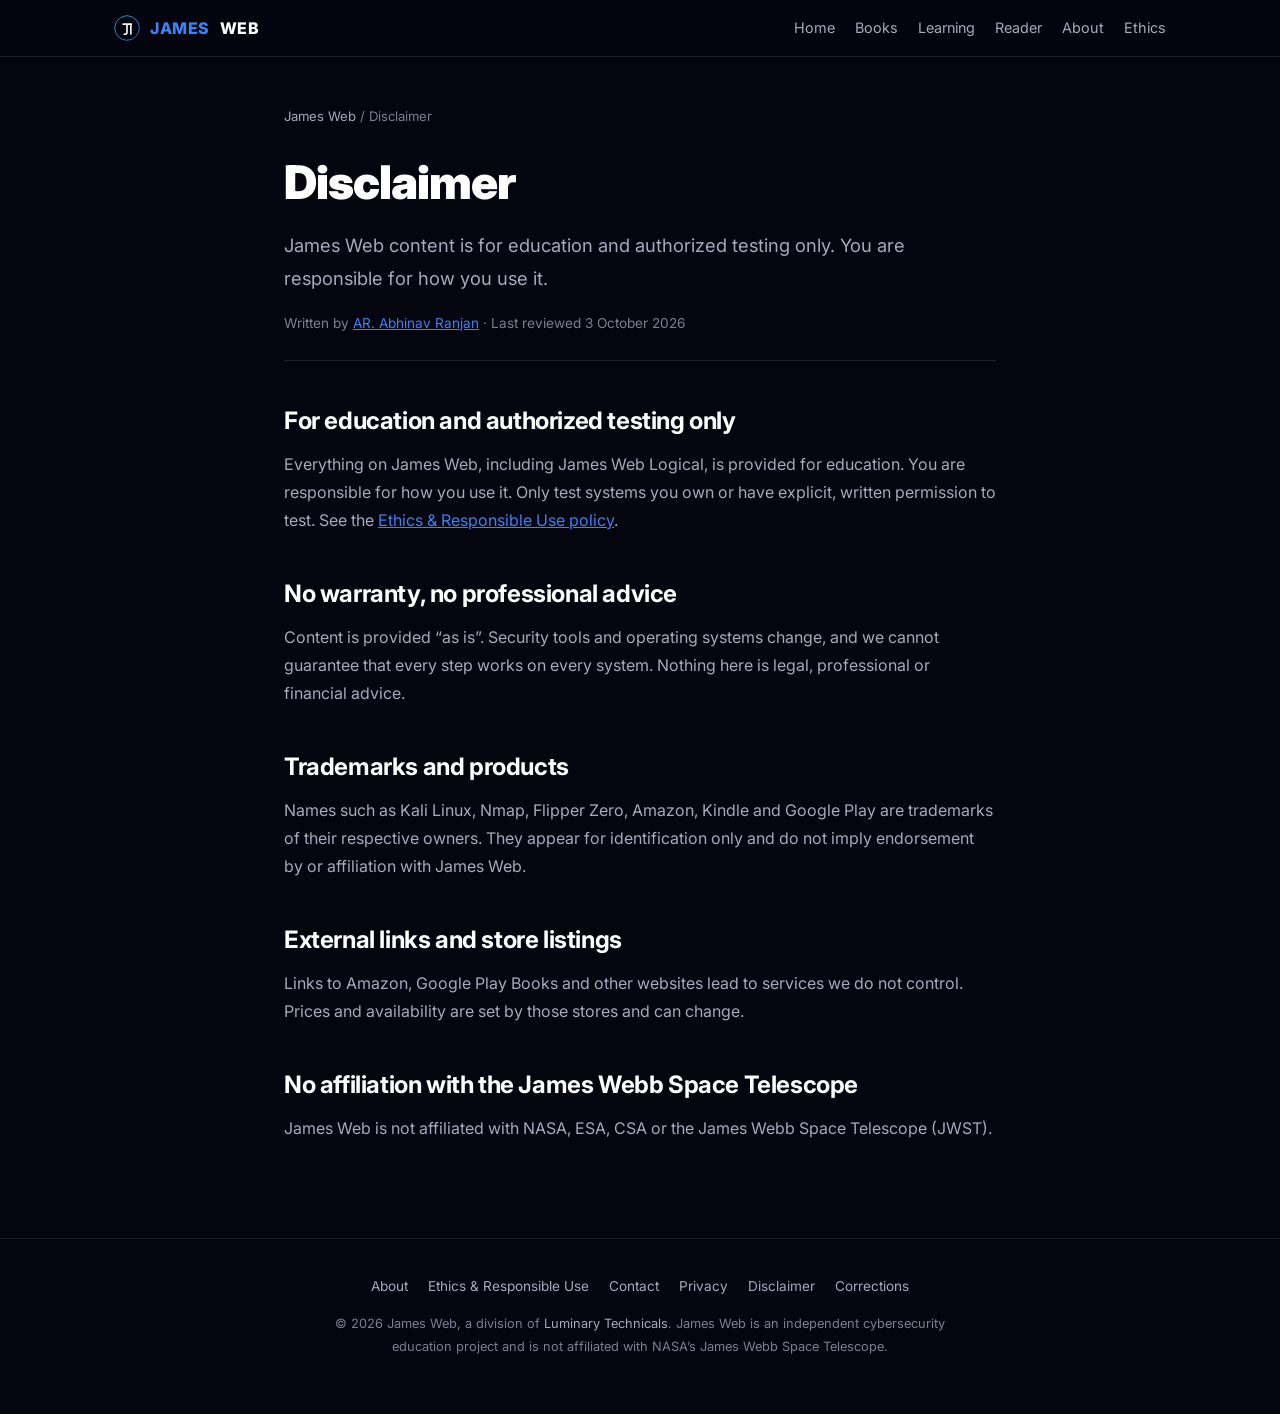
<file: disclaimer/index.html>
<!DOCTYPE html>
<html lang="en">
<head>
  <meta charset="UTF-8">
  <meta name="viewport" content="width=device-width, initial-scale=1.0">
  <meta name="theme-color" content="#04050f">
  <title>Disclaimer | James Web</title>
  <meta name="description" content="James Web content is for education and authorized testing only. Read the disclaimer on warranty, trademarks, external links and non-affiliation.">
  <meta name="author" content="AR. Abhinav Ranjan">
  <meta name="robots" content="index, follow, max-snippet:-1, max-image-preview:large, max-video-preview:-1">
  <link rel="canonical" href="https://jamesweb.dpdns.org/disclaimer/">
  <link rel="sitemap" type="application/xml" href="/sitemap.xml">
  <meta property="og:type" content="website">
  <meta property="og:title" content="Disclaimer | James Web">
  <meta property="og:description" content="James Web content is for education and authorized testing only. Read the disclaimer on warranty, trademarks, external links and non-affiliation.">
  <meta property="og:site_name" content="James Web">
  <meta property="og:url" content="https://jamesweb.dpdns.org/disclaimer/">
  <meta property="og:image" content="https://jamesweb.dpdns.org/assets/images/og-image.jpg">
  <meta property="og:image:secure_url" content="https://jamesweb.dpdns.org/assets/images/og-image.jpg">
  <meta property="og:image:type" content="image/jpeg">
  <meta property="og:image:width" content="1200">
  <meta property="og:image:height" content="675">
  <meta property="og:image:alt" content="James Web Disclaimer">
  <meta property="og:locale" content="en_IN">

  <meta name="twitter:card" content="summary_large_image">
  <meta name="twitter:title" content="Disclaimer | James Web">
  <meta name="twitter:description" content="James Web content is for education and authorized testing only. Read the disclaimer on warranty, trademarks, external links and non-affiliation.">
  <meta name="twitter:image" content="https://jamesweb.dpdns.org/assets/images/og-image.jpg">
  <meta name="twitter:image:alt" content="James Web Disclaimer">
  <meta name="twitter:creator" content="@arabhinavranjan">
  <link rel="icon" type="image/svg+xml" href="/assets/images/logo.svg">
  <link rel="apple-touch-icon" href="/assets/images/apple-touch-icon.png">
  <link rel="manifest" href="/manifest.json">
  <link rel="preconnect" href="https://fonts.googleapis.com">
  <link rel="preconnect" href="https://fonts.gstatic.com" crossorigin>
  <link href="https://fonts.googleapis.com/css2?family=Inter:wght@400;600;800;900&display=swap" rel="stylesheet">
  <link rel="stylesheet" href="/assets/css/site-pages.css">
  <script type="application/ld+json">
{
  "@context": "https://schema.org",
  "@graph": [
    {
      "@type": "WebSite",
      "@id": "https://jamesweb.dpdns.org/#website",
      "url": "https://jamesweb.dpdns.org/",
      "name": "James Web",
      "alternateName": [
        "James Web Portal",
        "James Series",
        "jamesweb.dpdns.org"
      ],
      "description": "Free cybersecurity and legal ethical-hacking education from the James Series.",
      "disambiguatingDescription": "James Web is an independent cybersecurity and ethical hacking education division of Luminary Technicals. It is not affiliated with NASA, ESA, CSA, or the James Webb Space Telescope (JWST).",
      "inLanguage": "en-IN",
      "publisher": {
        "@id": "https://jamesweb.dpdns.org/#james-web"
      },
      "creator": {
        "@id": "https://jamesweb.dpdns.org/#person"
      }
    },
    {
      "@type": "WebPage",
      "@id": "https://jamesweb.dpdns.org/disclaimer/#webpage",
      "url": "https://jamesweb.dpdns.org/disclaimer/",
      "name": "Disclaimer | James Web",
      "description": "James Web content is for education and authorized testing only. Read the disclaimer on warranty, trademarks, external links and non-affiliation.",
      "inLanguage": "en-IN",
      "isPartOf": {
        "@id": "https://jamesweb.dpdns.org/#website"
      },
      "about": {
        "@id": "https://jamesweb.dpdns.org/#james-web"
      },
      "author": {
        "@id": "https://jamesweb.dpdns.org/#person"
      },
      "publisher": {
        "@id": "https://jamesweb.dpdns.org/#james-web"
      },
      "dateModified": "2026-10-03",
      "primaryImageOfPage": {
        "@type": "ImageObject",
        "url": "https://jamesweb.dpdns.org/assets/images/icon-512.png"
      },
      "speakable": {
        "@type": "SpeakableSpecification",
        "cssSelector": [
          ".speakable"
        ]
      },
      "breadcrumb": {
        "@id": "https://jamesweb.dpdns.org/disclaimer/#breadcrumb"
      }
    },
    {
      "@type": "BreadcrumbList",
      "itemListElement": [
        {
          "@type": "ListItem",
          "position": 1,
          "name": "James Web",
          "item": "https://jamesweb.dpdns.org/"
        },
        {
          "@type": "ListItem",
          "position": 2,
          "name": "Disclaimer",
          "item": "https://jamesweb.dpdns.org/disclaimer/"
        }
      ],
      "@id": "https://jamesweb.dpdns.org/disclaimer/#breadcrumb"
    },
    {
      "@type": "Organization",
      "@id": "https://jamesweb.dpdns.org/#organization",
      "name": "Luminary Technicals",
      "url": "https://luminarytechnicals.dpdns.org",
      "founder": {
        "@id": "https://jamesweb.dpdns.org/#person"
      },
      "department": [
        {
          "@id": "https://jamesweb.dpdns.org/#james-web"
        },
        {
          "@id": "https://jamesweb.dpdns.org/#luminary-books"
        }
      ]
    },
    {
      "@type": "Organization",
      "@id": "https://jamesweb.dpdns.org/#james-web",
      "name": "James Web",
      "alternateName": [
        "James Web Portal",
        "James Series"
      ],
      "url": "https://jamesweb.dpdns.org/",
      "logo": {
        "@type": "ImageObject",
        "url": "https://jamesweb.dpdns.org/assets/images/icon-512.png",
        "width": 512,
        "height": 512
      },
      "description": "James Web is a division of Luminary Technicals focused on legal ethical-hacking learning and research. It publishes the James Series of books and a free online reader.",
      "disambiguatingDescription": "James Web is an independent cybersecurity and ethical hacking education division of Luminary Technicals. It is not affiliated with NASA, ESA, CSA, or the James Webb Space Telescope (JWST).",
      "parentOrganization": {
        "@id": "https://jamesweb.dpdns.org/#organization"
      },
      "founder": {
        "@id": "https://jamesweb.dpdns.org/#person"
      },
      "slogan": "Learn. Practice. Protect.",
      "knowsAbout": [
        "Ethical hacking",
        "Network security",
        "Web security",
        "Cybersecurity education",
        "Digital logic",
        "Legal practice labs"
      ]
    },
    {
      "@type": "Organization",
      "@id": "https://jamesweb.dpdns.org/#luminary-books",
      "name": "Luminary Books",
      "description": "The publishing imprint of Luminary Technicals. It publishes the James Series.",
      "parentOrganization": {
        "@id": "https://jamesweb.dpdns.org/#organization"
      }
    },
    {
      "@type": "Person",
      "@id": "https://jamesweb.dpdns.org/#person",
      "name": "AR. Abhinav Ranjan",
      "alternateName": "Abhinav Ranjan",
      "url": "https://abhinavranjan.netlify.app",
      "image": "https://abhinavranjan.qzz.io/images/profile.png",
      "jobTitle": "Cybersecurity Educator and Founder, Luminary Technicals",
      "description": "Cybersecurity educator from India and founder of Luminary Technicals, the organization behind James Web. Author of James Web Logical.",
      "nationality": {
        "@type": "Country",
        "name": "India"
      },
      "worksFor": {
        "@id": "https://jamesweb.dpdns.org/#organization"
      },
      "sameAs": [
        "https://abhinavranjan.qzz.io",
        "https://twitter.com/abhinavranjan",
        "https://luminarytechnicals.dpdns.org"
      ],
      "knowsAbout": [
        "Ethical hacking",
        "Network security",
        "Cybersecurity education"
      ]
    }
  ]
}
  </script>
</head>
<body>
  <a class="skip-link" href="#main-content">Skip to content</a>
  <header class="site-header"><div class="site-header-inner">
    <a class="brand" href="/"><img src="/assets/images/logo.svg" alt="" width="26" height="26"><span>JAMES</span> WEB</a>
    <nav class="site-nav" aria-label="Main navigation"><a href="/">Home</a><a href="/#books">Books</a><a href="/learning/">Learning</a><a href="/reader/">Reader</a><a href="/about/">About</a><a href="/ethics/">Ethics</a></nav>
  </div></header>
  <main id="main-content">
    <nav class="crumbs" aria-label="Breadcrumb"><a href="/">James Web</a> / Disclaimer</nav>
    <article>
      <h1>Disclaimer</h1>
      <p class="lede speakable">James Web content is for education and authorized testing only. You are responsible for how you use it.</p>
      <p class="byline">Written by <a href="/about/">AR. Abhinav Ranjan</a> &middot; Last reviewed <time datetime="2026-10-03">3 October 2026</time></p>

      <h2 id="education">For education and authorized testing only</h2>
      <p>Everything on James Web, including James Web Logical, is provided for education. You are responsible for how you use it. Only test systems you own or have explicit, written permission to test. See the <a href="/ethics/">Ethics &amp; Responsible Use policy</a>.</p>

      <h2 id="warranty">No warranty, no professional advice</h2>
      <p>Content is provided &ldquo;as is&rdquo;. Security tools and operating systems change, and we cannot guarantee that every step works on every system. Nothing here is legal, professional or financial advice.</p>

      <h2 id="trademarks">Trademarks and products</h2>
      <p>Names such as Kali Linux, Nmap, Flipper Zero, Amazon, Kindle and Google Play are trademarks of their respective owners. They appear for identification only and do not imply endorsement by or affiliation with James Web.</p>

      <h2 id="links">External links and store listings</h2>
      <p>Links to Amazon, Google Play Books and other websites lead to services we do not control. Prices and availability are set by those stores and can change.</p>

      <h2 id="jwst">No affiliation with the James Webb Space Telescope</h2>
      <p>James Web is not affiliated with NASA, ESA, CSA or the James Webb Space Telescope (JWST).</p>

    </article>
  </main>
  <footer class="site-footer">
    <nav aria-label="Footer"><a href="/about/">About</a><a href="/ethics/">Ethics &amp; Responsible Use</a><a href="/contact/">Contact</a><a href="/privacy/">Privacy</a><a href="/disclaimer/">Disclaimer</a><a href="/corrections/">Corrections</a></nav>
    <p>&copy; 2026 James Web, a division of <a href="https://luminarytechnicals.dpdns.org">Luminary Technicals</a>. James Web is an independent cybersecurity education project and is not affiliated with NASA&rsquo;s James Webb Space Telescope.</p>
  </footer>
</body>
</html>
</file>
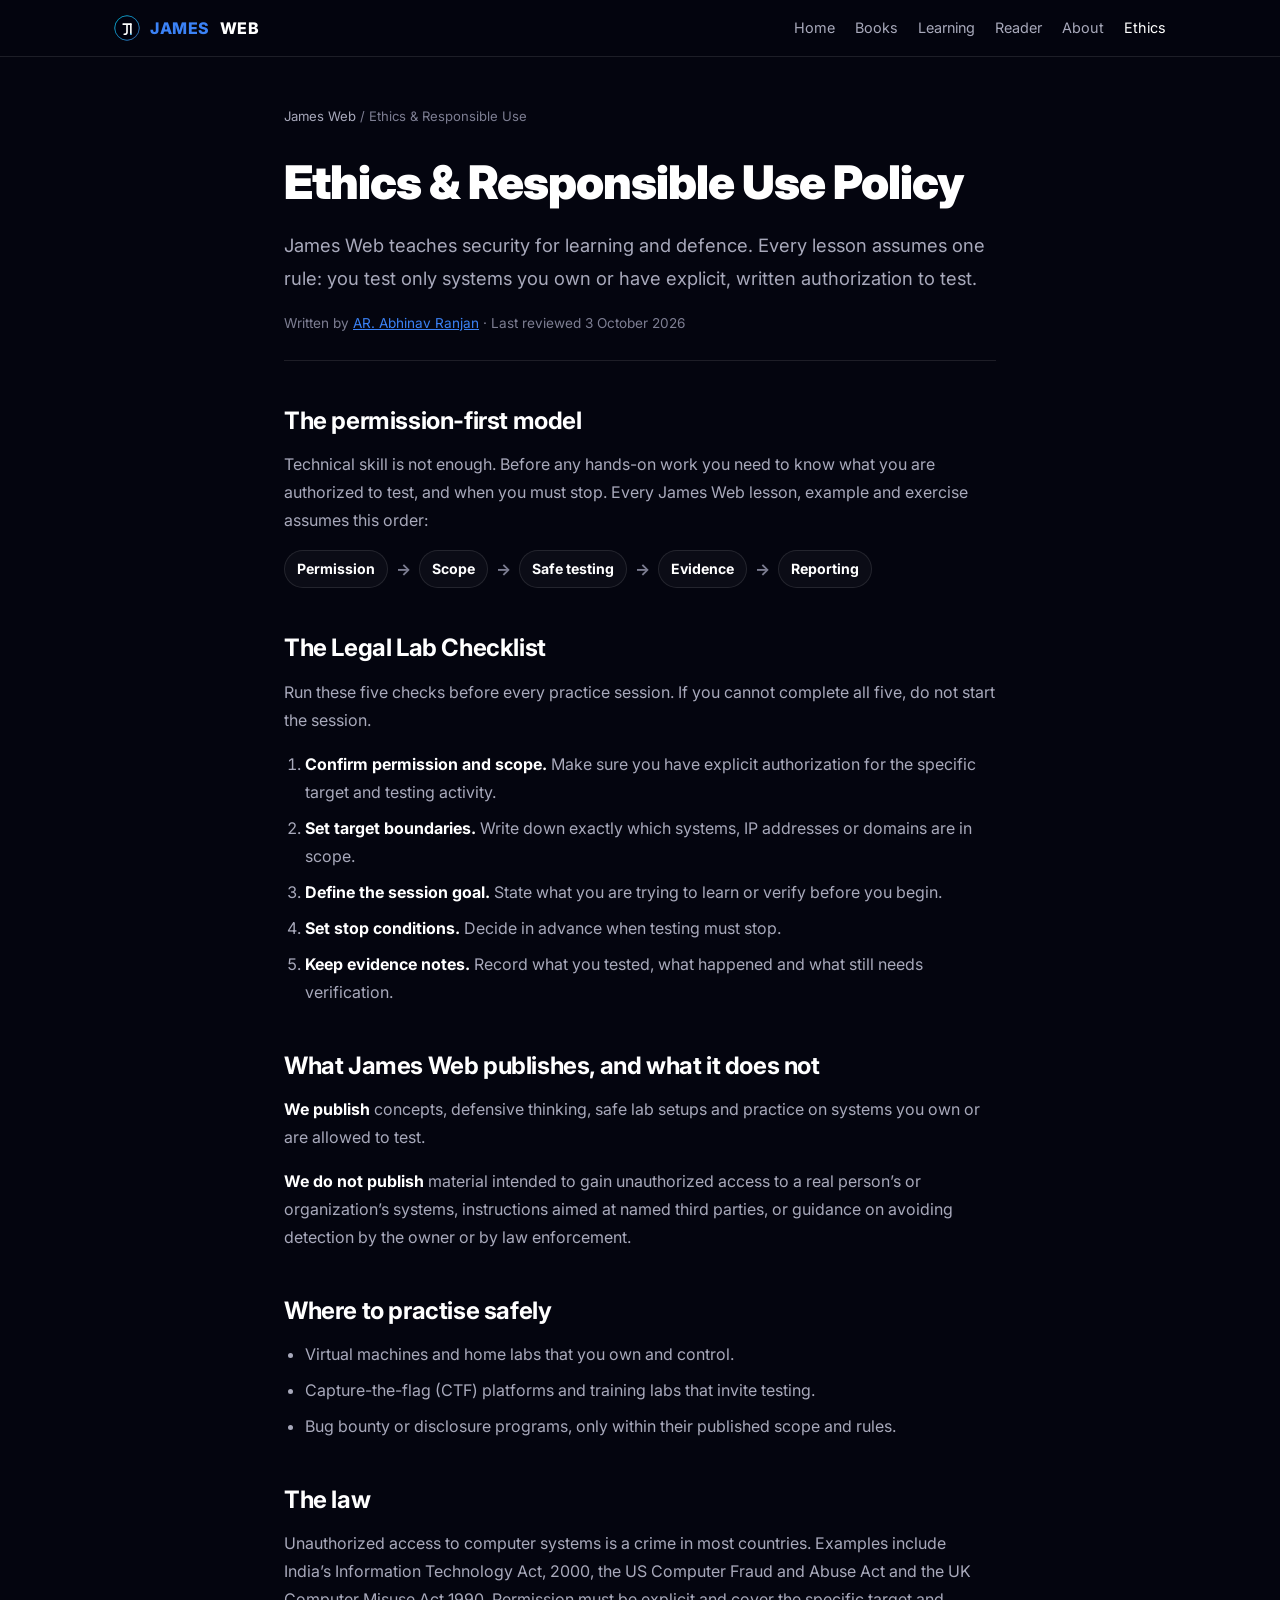
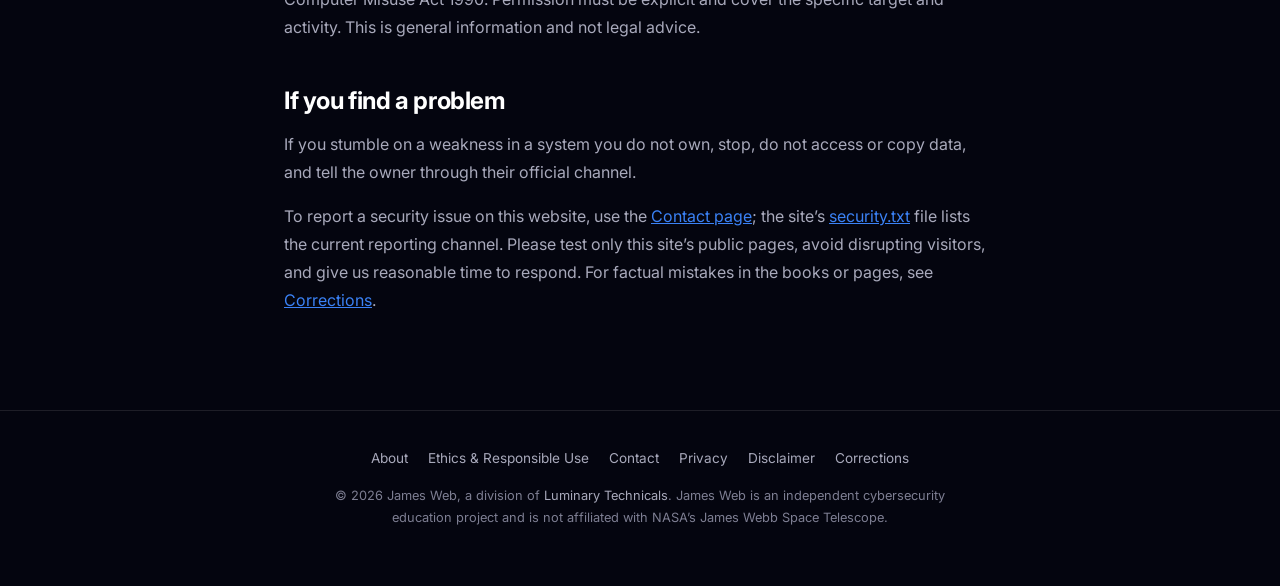
<file: ethics/index.html>
<!DOCTYPE html>
<html lang="en">
<head>
  <meta charset="UTF-8">
  <meta name="viewport" content="width=device-width, initial-scale=1.0">
  <meta name="theme-color" content="#04050f">
  <title>Ethics &amp; Responsible Use Policy | James Web</title>
  <meta name="description" content="The permission-first rules behind every James Web lesson: the five-check Legal Lab Checklist, safe places to practise, the law and how to report issues.">
  <meta name="author" content="AR. Abhinav Ranjan">
  <meta name="robots" content="index, follow, max-snippet:-1, max-image-preview:large, max-video-preview:-1">
  <link rel="canonical" href="https://jamesweb.dpdns.org/ethics/">
  <link rel="sitemap" type="application/xml" href="/sitemap.xml">
  <meta property="og:type" content="website">
  <meta property="og:title" content="Ethics &amp; Responsible Use Policy | James Web">
  <meta property="og:description" content="The permission-first rules behind every James Web lesson: the five-check Legal Lab Checklist, safe places to practise, the law and how to report issues.">
  <meta property="og:site_name" content="James Web">
  <meta property="og:url" content="https://jamesweb.dpdns.org/ethics/">
  <meta property="og:image" content="https://jamesweb.dpdns.org/assets/images/og-image.jpg">
  <meta property="og:image:secure_url" content="https://jamesweb.dpdns.org/assets/images/og-image.jpg">
  <meta property="og:image:type" content="image/jpeg">
  <meta property="og:image:width" content="1200">
  <meta property="og:image:height" content="675">
  <meta property="og:image:alt" content="James Web Ethics Policy Banner">
  <meta property="og:locale" content="en_IN">

  <meta name="twitter:card" content="summary_large_image">
  <meta name="twitter:title" content="Ethics &amp; Responsible Use Policy | James Web">
  <meta name="twitter:description" content="The permission-first rules behind every James Web lesson: the five-check Legal Lab Checklist, safe places to practise, the law and how to report issues.">
  <meta name="twitter:image" content="https://jamesweb.dpdns.org/assets/images/og-image.jpg">
  <meta name="twitter:image:alt" content="James Web Ethics Policy Banner">
  <meta name="twitter:creator" content="@arabhinavranjan">
  <link rel="icon" type="image/svg+xml" href="/assets/images/logo.svg">
  <link rel="apple-touch-icon" href="/assets/images/apple-touch-icon.png">
  <link rel="manifest" href="/manifest.json">
  <link rel="preconnect" href="https://fonts.googleapis.com">
  <link rel="preconnect" href="https://fonts.gstatic.com" crossorigin>
  <link href="https://fonts.googleapis.com/css2?family=Inter:wght@400;600;800;900&display=swap" rel="stylesheet">
  <link rel="stylesheet" href="/assets/css/site-pages.css">
  <script type="application/ld+json">
{
  "@context": "https://schema.org",
  "@graph": [
    {
      "@type": "WebSite",
      "@id": "https://jamesweb.dpdns.org/#website",
      "url": "https://jamesweb.dpdns.org/",
      "name": "James Web",
      "alternateName": [
        "James Web Portal",
        "James Series",
        "jamesweb.dpdns.org"
      ],
      "description": "Free cybersecurity and legal ethical-hacking education from the James Series.",
      "disambiguatingDescription": "James Web is an independent cybersecurity and ethical hacking education division of Luminary Technicals. It is not affiliated with NASA, ESA, CSA, or the James Webb Space Telescope (JWST).",
      "inLanguage": "en-IN",
      "publisher": {
        "@id": "https://jamesweb.dpdns.org/#james-web"
      },
      "creator": {
        "@id": "https://jamesweb.dpdns.org/#person"
      }
    },
    {
      "@type": "WebPage",
      "@id": "https://jamesweb.dpdns.org/ethics/#webpage",
      "url": "https://jamesweb.dpdns.org/ethics/",
      "name": "Ethics & Responsible Use Policy | James Web",
      "description": "The permission-first rules behind every James Web lesson: the five-check Legal Lab Checklist, safe places to practise, the law and how to report issues.",
      "inLanguage": "en-IN",
      "isPartOf": {
        "@id": "https://jamesweb.dpdns.org/#website"
      },
      "about": {
        "@id": "https://jamesweb.dpdns.org/#james-web"
      },
      "author": {
        "@id": "https://jamesweb.dpdns.org/#person"
      },
      "publisher": {
        "@id": "https://jamesweb.dpdns.org/#james-web"
      },
      "dateModified": "2026-10-03",
      "primaryImageOfPage": {
        "@type": "ImageObject",
        "url": "https://jamesweb.dpdns.org/assets/images/icon-512.png"
      },
      "speakable": {
        "@type": "SpeakableSpecification",
        "cssSelector": [
          ".speakable"
        ]
      },
      "breadcrumb": {
        "@id": "https://jamesweb.dpdns.org/ethics/#breadcrumb"
      }
    },
    {
      "@type": "BreadcrumbList",
      "itemListElement": [
        {
          "@type": "ListItem",
          "position": 1,
          "name": "James Web",
          "item": "https://jamesweb.dpdns.org/"
        },
        {
          "@type": "ListItem",
          "position": 2,
          "name": "Ethics & Responsible Use",
          "item": "https://jamesweb.dpdns.org/ethics/"
        }
      ],
      "@id": "https://jamesweb.dpdns.org/ethics/#breadcrumb"
    },
    {
      "@type": "Organization",
      "@id": "https://jamesweb.dpdns.org/#organization",
      "name": "Luminary Technicals",
      "url": "https://luminarytechnicals.dpdns.org",
      "founder": {
        "@id": "https://jamesweb.dpdns.org/#person"
      },
      "department": [
        {
          "@id": "https://jamesweb.dpdns.org/#james-web"
        },
        {
          "@id": "https://jamesweb.dpdns.org/#luminary-books"
        }
      ]
    },
    {
      "@type": "Organization",
      "@id": "https://jamesweb.dpdns.org/#james-web",
      "name": "James Web",
      "alternateName": [
        "James Web Portal",
        "James Series"
      ],
      "url": "https://jamesweb.dpdns.org/",
      "logo": {
        "@type": "ImageObject",
        "url": "https://jamesweb.dpdns.org/assets/images/icon-512.png",
        "width": 512,
        "height": 512
      },
      "description": "James Web is a division of Luminary Technicals focused on legal ethical-hacking learning and research. It publishes the James Series of books and a free online reader.",
      "disambiguatingDescription": "James Web is an independent cybersecurity and ethical hacking education division of Luminary Technicals. It is not affiliated with NASA, ESA, CSA, or the James Webb Space Telescope (JWST).",
      "parentOrganization": {
        "@id": "https://jamesweb.dpdns.org/#organization"
      },
      "founder": {
        "@id": "https://jamesweb.dpdns.org/#person"
      },
      "slogan": "Learn. Practice. Protect.",
      "knowsAbout": [
        "Ethical hacking",
        "Network security",
        "Web security",
        "Cybersecurity education",
        "Digital logic",
        "Legal practice labs"
      ]
    },
    {
      "@type": "Organization",
      "@id": "https://jamesweb.dpdns.org/#luminary-books",
      "name": "Luminary Books",
      "description": "The publishing imprint of Luminary Technicals. It publishes the James Series.",
      "parentOrganization": {
        "@id": "https://jamesweb.dpdns.org/#organization"
      }
    },
    {
      "@type": "Person",
      "@id": "https://jamesweb.dpdns.org/#person",
      "name": "AR. Abhinav Ranjan",
      "honorificPrefix": "AR.",
      "alternateName": ["Abhinav Ranjan", "ar.abhinavranjan"],
      "url": "https://abhinavranjan.qzz.io/",
      "image": "https://abhinavranjan.qzz.io/images/profile.png",
      "jobTitle": "Founder & CEO, Luminary Technicals | Cybersecurity Educator",
      "description": "Cybersecurity educator, author, and founder of Luminary Technicals from Muzaffarpur, Bihar, India. Author of James Web Logical and holder of the earned AR. founder honorific.",
      "disambiguatingDescription": "AR. is an earned founder honorific representing Authority and Responsibility within the Luminary Technicals ecosystem.",
      "birthPlace": {
        "@type": "Place",
        "name": "Muzaffarpur, Bihar, India"
      },
      "nationality": {
        "@type": "Country",
        "name": "India"
      },
      "worksFor": {
        "@id": "https://jamesweb.dpdns.org/#organization"
      },
      "award": [
        "Guinness World Records Recognition 2026",
        "Golden Book of World Records 2025",
        "Vidyarthi Vigyan Manthan State Rank 4 2025"
      ],
      "sameAs": [
        "https://abhinavranjan.qzz.io/",
        "https://twitter.com/arabhinavranjan",
        "https://linkedin.com/in/ar-abhinavranjan",
        "https://github.com/ar-abhinavranjan",
        "https://instagram.com/ar.abhinavranjan",
        "https://www.facebook.com/ar.abhinavranjan/",
        "https://t.me/ar_abhinavranjan",
        "https://luminarytechnicals.dpdns.org"
      ],
      "knowsAbout": [
        "Ethical hacking",
        "Network security",
        "Cybersecurity education",
        "SecSDLC",
        "Digital Sovereignty"
      ]
    },
    {
      "@type": "HowTo",
      "@id": "https://jamesweb.dpdns.org/ethics/#legal-lab-checklist",
      "name": "The Legal Lab Checklist",
      "description": "Five checks to complete before any ethical-hacking practice session. If all five cannot be completed, do not start.",
      "step": [
        {
          "@type": "HowToStep",
          "position": 1,
          "name": "Confirm permission and scope",
          "text": "Make sure you have explicit authorization for the specific target and testing activity."
        },
        {
          "@type": "HowToStep",
          "position": 2,
          "name": "Set target boundaries",
          "text": "Write down exactly which systems, IP addresses or domains are in scope."
        },
        {
          "@type": "HowToStep",
          "position": 3,
          "name": "Define the session goal",
          "text": "State what you are trying to learn or verify before you begin."
        },
        {
          "@type": "HowToStep",
          "position": 4,
          "name": "Set stop conditions",
          "text": "Decide in advance when testing must stop."
        },
        {
          "@type": "HowToStep",
          "position": 5,
          "name": "Keep evidence notes",
          "text": "Record what you tested, what happened and what still needs verification."
        }
      ]
    }
  ]
}
  </script>
</head>
<body>
  <a class="skip-link" href="#main-content">Skip to content</a>
  <header class="site-header"><div class="site-header-inner">
    <a class="brand" href="/"><img src="/assets/images/logo.svg" alt="" width="26" height="26"><span>JAMES</span> WEB</a>
    <nav class="site-nav" aria-label="Main navigation"><a href="/">Home</a><a href="/#books">Books</a><a href="/learning/">Learning</a><a href="/reader/">Reader</a><a href="/about/">About</a><a href="/ethics/" aria-current="page">Ethics</a></nav>
  </div></header>
  <main id="main-content">
    <nav class="crumbs" aria-label="Breadcrumb"><a href="/">James Web</a> / Ethics &amp; Responsible Use</nav>
    <article>
      <h1>Ethics &amp; Responsible Use Policy</h1>
      <p class="lede speakable">James Web teaches security for learning and defence. Every lesson assumes one rule: you test only systems you own or have explicit, written authorization to test.</p>
      <p class="byline">Written by <a href="/about/">AR. Abhinav Ranjan</a> &middot; Last reviewed <time datetime="2026-10-03">3 October 2026</time></p>

      <h2 id="model">The permission-first model</h2>
      <p>Technical skill is not enough. Before any hands-on work you need to know what you are authorized to test, and when you must stop. Every James Web lesson, example and exercise assumes this order:</p>
      <div class="flow" aria-label="The permission-first model"><span>Permission</span><i>&rarr;</i><span>Scope</span><i>&rarr;</i><span>Safe testing</span><i>&rarr;</i><span>Evidence</span><i>&rarr;</i><span>Reporting</span></div>

      <h2 id="checklist">The Legal Lab Checklist</h2>
      <p>Run these five checks before every practice session. If you cannot complete all five, do not start the session.</p>
      <ol>
        <li><strong>Confirm permission and scope.</strong> Make sure you have explicit authorization for the specific target and testing activity.</li>
        <li><strong>Set target boundaries.</strong> Write down exactly which systems, IP addresses or domains are in scope.</li>
        <li><strong>Define the session goal.</strong> State what you are trying to learn or verify before you begin.</li>
        <li><strong>Set stop conditions.</strong> Decide in advance when testing must stop.</li>
        <li><strong>Keep evidence notes.</strong> Record what you tested, what happened and what still needs verification.</li>
      </ol>

      <h2 id="publish">What James Web publishes, and what it does not</h2>
      <p><strong>We publish</strong> concepts, defensive thinking, safe lab setups and practice on systems you own or are allowed to test.</p>
      <p><strong>We do not publish</strong> material intended to gain unauthorized access to a real person&rsquo;s or organization&rsquo;s systems, instructions aimed at named third parties, or guidance on avoiding detection by the owner or by law enforcement.</p>

      <h2 id="where">Where to practise safely</h2>
      <ul>
        <li>Virtual machines and home labs that you own and control.</li>
        <li>Capture-the-flag (CTF) platforms and training labs that invite testing.</li>
        <li>Bug bounty or disclosure programs, only within their published scope and rules.</li>
      </ul>

      <h2 id="law">The law</h2>
      <p>Unauthorized access to computer systems is a crime in most countries. Examples include India&rsquo;s Information Technology Act, 2000, the US Computer Fraud and Abuse Act and the UK Computer Misuse Act 1990. Permission must be explicit and cover the specific target and activity. This is general information and not legal advice.</p>

      <h2 id="reporting">If you find a problem</h2>
      <p>If you stumble on a weakness in a system you do not own, stop, do not access or copy data, and tell the owner through their official channel.</p>
      <p>To report a security issue on this website, use the <a href="/contact/">Contact page</a>; the site&rsquo;s <a href="/.well-known/security.txt">security.txt</a> file lists the current reporting channel. Please test only this site&rsquo;s public pages, avoid disrupting visitors, and give us reasonable time to respond. For factual mistakes in the books or pages, see <a href="/corrections/">Corrections</a>.</p>

    </article>
  </main>
  <footer class="site-footer">
    <nav aria-label="Footer"><a href="/about/">About</a><a href="/ethics/">Ethics &amp; Responsible Use</a><a href="/contact/">Contact</a><a href="/privacy/">Privacy</a><a href="/disclaimer/">Disclaimer</a><a href="/corrections/">Corrections</a></nav>
    <p>&copy; 2026 James Web, a division of <a href="https://luminarytechnicals.dpdns.org">Luminary Technicals</a>. James Web is an independent cybersecurity education project and is not affiliated with NASA&rsquo;s James Webb Space Telescope.</p>
  </footer>
</body>
</html>
</file>
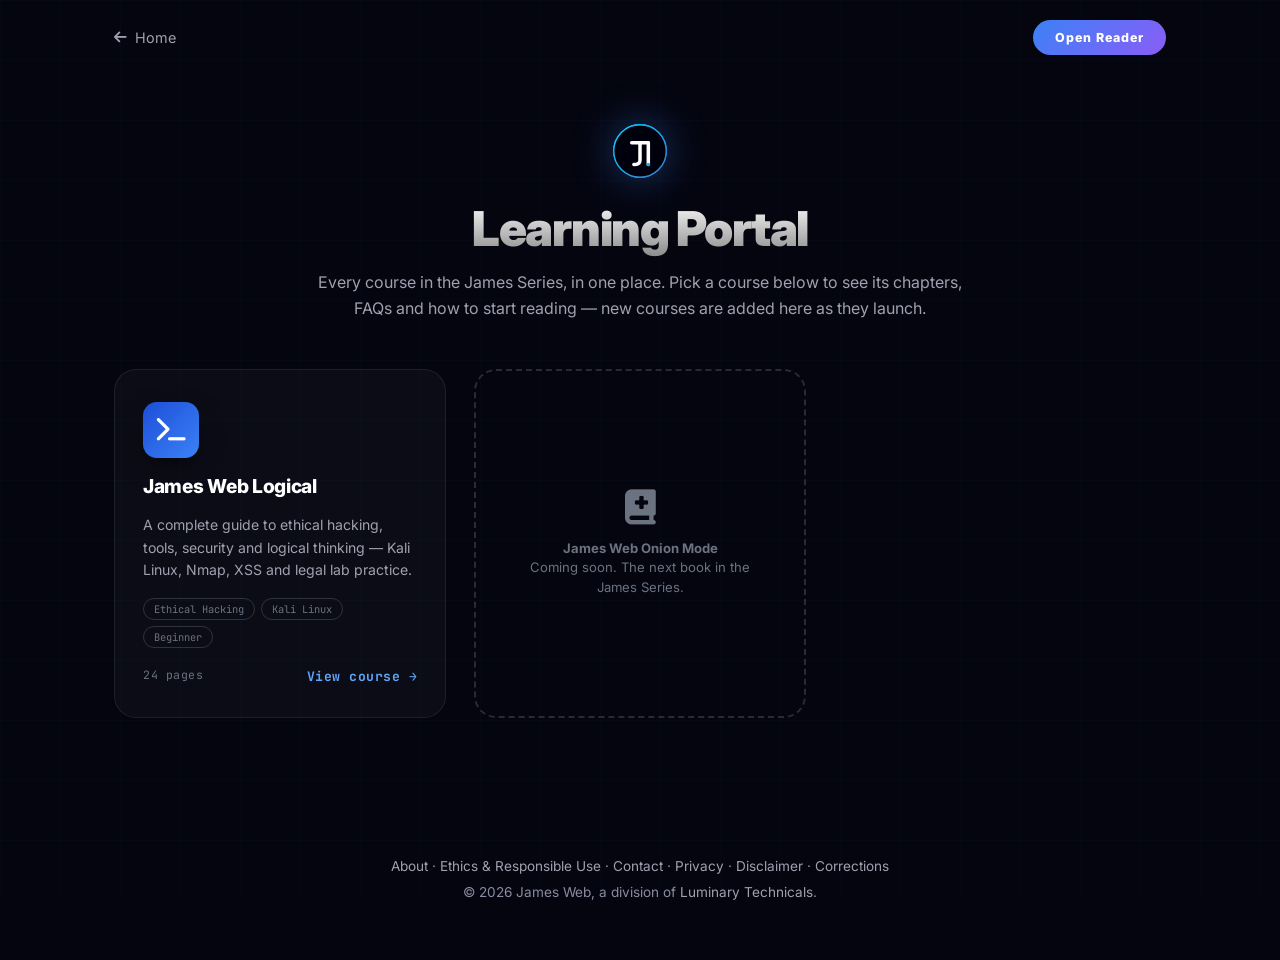
<file: learning/index.html>
<!DOCTYPE html>
<html lang="en">
<head>
  <meta charset="UTF-8">
  <meta name="viewport" content="width=device-width, initial-scale=1.0">
  <title>Learning Portal — All Courses | James Web</title>

  <meta name="description" content="Browse every course in the James Series learning portal, starting with James Web Logical — a complete guide to ethical hacking, tools, security and logical thinking. New courses are added regularly.">
  <meta name="keywords" content="James Web learning portal, ethical hacking courses, cybersecurity courses, James Web Logical, AR Abhinav Ranjan">
  <meta name="author" content="AR. Abhinav Ranjan">
  <meta name="robots" content="index, follow">
  <link rel="canonical" href="https://jamesweb.dpdns.org/learning/">

  <meta property="og:type" content="website">
  <meta property="og:title" content="Learning Portal — All Courses | James Web">
  <meta property="og:description" content="Browse every course in the James Series learning portal, starting with James Web Logical. New courses are added regularly.">
  <meta property="og:site_name" content="James Web">
  <meta property="og:url" content="https://jamesweb.dpdns.org/learning/">
  <meta property="og:image" content="https://jamesweb.dpdns.org/assets/images/og-image.jpg">
  <meta property="og:image:secure_url" content="https://jamesweb.dpdns.org/assets/images/og-image.jpg">
  <meta property="og:image:type" content="image/jpeg">
  <meta property="og:image:width" content="1200">
  <meta property="og:image:height" content="675">
  <meta property="og:image:alt" content="James Web Learning Portal">

  <meta name="twitter:card" content="summary_large_image">
  <meta name="twitter:title" content="Learning Portal — All Courses | James Web">
  <meta name="twitter:description" content="Browse every course in the James Series learning portal, starting with James Web Logical. New courses are added regularly.">
  <meta name="twitter:image" content="https://jamesweb.dpdns.org/assets/images/og-image.jpg">

  <!-- AEO: Structured Data — kept in sync with COURSES[] below -->
  <script type="application/ld+json">
{
  "@context": "https://schema.org",
  "@graph": [
    {
      "@type": "WebSite",
      "@id": "https://jamesweb.dpdns.org/#website",
      "url": "https://jamesweb.dpdns.org/",
      "name": "James Web",
      "alternateName": [
        "James Web Portal",
        "James Series",
        "jamesweb.dpdns.org"
      ],
      "description": "Free cybersecurity and legal ethical-hacking education from the James Series.",
      "disambiguatingDescription": "James Web is an independent cybersecurity and ethical hacking education division of Luminary Technicals. It is not affiliated with NASA, ESA, CSA, or the James Webb Space Telescope (JWST).",
      "inLanguage": "en-IN",
      "publisher": {
        "@id": "https://jamesweb.dpdns.org/#james-web"
      },
      "creator": {
        "@id": "https://jamesweb.dpdns.org/#person"
      }
    },
    {
      "@type": "CollectionPage",
      "@id": "https://jamesweb.dpdns.org/learning/#webpage",
      "url": "https://jamesweb.dpdns.org/learning/",
      "name": "Learning Portal — All Courses | James Web",
      "description": "Every course in the James Series learning portal, starting with James Web Logical.",
      "inLanguage": "en-IN",
      "isPartOf": {
        "@id": "https://jamesweb.dpdns.org/#website"
      },
      "about": {
        "@id": "https://jamesweb.dpdns.org/#james-web"
      },
      "author": {
        "@id": "https://jamesweb.dpdns.org/#person"
      },
      "publisher": {
        "@id": "https://jamesweb.dpdns.org/#james-web"
      },
      "dateModified": "2026-10-03",
      "primaryImageOfPage": {
        "@type": "ImageObject",
        "url": "https://jamesweb.dpdns.org/assets/images/icon-512.png"
      },
      "speakable": {
        "@type": "SpeakableSpecification",
        "cssSelector": [
          ".speakable"
        ]
      },
      "breadcrumb": {
        "@id": "https://jamesweb.dpdns.org/learning/#breadcrumb"
      },
      "mainEntity": {
        "@id": "https://jamesweb.dpdns.org/learning/#courses"
      }
    },
    {
      "@type": "BreadcrumbList",
      "itemListElement": [
        {
          "@type": "ListItem",
          "position": 1,
          "name": "James Web",
          "item": "https://jamesweb.dpdns.org/"
        },
        {
          "@type": "ListItem",
          "position": 2,
          "name": "Learning Portal",
          "item": "https://jamesweb.dpdns.org/learning/"
        }
      ],
      "@id": "https://jamesweb.dpdns.org/learning/#breadcrumb"
    },
    {
      "@type": "ItemList",
      "@id": "https://jamesweb.dpdns.org/learning/#courses",
      "name": "James Web Learning Portal — Courses",
      "itemListElement": [
        {
          "@type": "ListItem",
          "position": 1,
          "name": "James Web Logical",
          "url": "https://jamesweb.dpdns.org/logical/"
        }
      ]
    },
    {
      "@type": "Organization",
      "@id": "https://jamesweb.dpdns.org/#organization",
      "name": "Luminary Technicals",
      "url": "https://luminarytechnicals.dpdns.org",
      "founder": {
        "@id": "https://jamesweb.dpdns.org/#person"
      },
      "department": [
        {
          "@id": "https://jamesweb.dpdns.org/#james-web"
        },
        {
          "@id": "https://jamesweb.dpdns.org/#luminary-books"
        }
      ]
    },
    {
      "@type": "Organization",
      "@id": "https://jamesweb.dpdns.org/#james-web",
      "name": "James Web",
      "alternateName": [
        "James Web Portal",
        "James Series"
      ],
      "url": "https://jamesweb.dpdns.org/",
      "logo": {
        "@type": "ImageObject",
        "url": "https://jamesweb.dpdns.org/assets/images/icon-512.png",
        "width": 512,
        "height": 512
      },
      "description": "James Web is a division of Luminary Technicals focused on legal ethical-hacking learning and research. It publishes the James Series of books and a free online reader.",
      "disambiguatingDescription": "James Web is an independent cybersecurity and ethical hacking education division of Luminary Technicals. It is not affiliated with NASA, ESA, CSA, or the James Webb Space Telescope (JWST).",
      "parentOrganization": {
        "@id": "https://jamesweb.dpdns.org/#organization"
      },
      "founder": {
        "@id": "https://jamesweb.dpdns.org/#person"
      },
      "slogan": "Learn. Practice. Protect.",
      "knowsAbout": [
        "Ethical hacking",
        "Network security",
        "Web security",
        "Cybersecurity education",
        "Digital logic",
        "Legal practice labs"
      ]
    },
    {
      "@type": "Organization",
      "@id": "https://jamesweb.dpdns.org/#luminary-books",
      "name": "Luminary Books",
      "description": "The publishing imprint of Luminary Technicals. It publishes the James Series.",
      "parentOrganization": {
        "@id": "https://jamesweb.dpdns.org/#organization"
      }
    },
    {
      "@type": "Person",
      "@id": "https://jamesweb.dpdns.org/#person",
      "name": "AR. Abhinav Ranjan",
      "alternateName": "Abhinav Ranjan",
      "url": "https://abhinavranjan.netlify.app",
      "image": "https://abhinavranjan.qzz.io/images/profile.png",
      "jobTitle": "Cybersecurity Educator and Founder, Luminary Technicals",
      "description": "Cybersecurity educator from India and founder of Luminary Technicals, the organization behind James Web. Author of James Web Logical.",
      "nationality": {
        "@type": "Country",
        "name": "India"
      },
      "worksFor": {
        "@id": "https://jamesweb.dpdns.org/#organization"
      },
      "sameAs": [
        "https://abhinavranjan.qzz.io",
        "https://twitter.com/abhinavranjan",
        "https://luminarytechnicals.dpdns.org"
      ],
      "knowsAbout": [
        "Ethical hacking",
        "Network security",
        "Cybersecurity education"
      ]
    },
    {
      "@type": "Book",
      "@id": "https://jamesweb.dpdns.org/logical/#book",
      "name": "James Web Logical",
      "alternateName": "James Web Logical: A Complete Guide to Ethical Hacking, Tools, Security & Logical Thinking",
      "url": "https://jamesweb.dpdns.org/logical/",
      "image": {
        "@type": "ImageObject",
        "url": "https://jamesweb.dpdns.org/assets/images/james-web-logical-book.jpg",
        "width": 440,
        "height": 604,
        "caption": "Cover of James Web Logical by AR. Abhinav Ranjan"
      },
      "thumbnailUrl": "https://jamesweb.dpdns.org/assets/images/james-web-logical-book.jpg",
      "description": "A 24-page, permission-first guide to ethical hacking: Kali Linux setup, Nmap reconnaissance, XSS from a defender's view and building a legal practice lab.",
      "author": {
        "@id": "https://jamesweb.dpdns.org/#person"
      },
      "publisher": {
        "@id": "https://jamesweb.dpdns.org/#luminary-books"
      },
      "copyrightHolder": {
        "@id": "https://jamesweb.dpdns.org/#person"
      },
      "isPartOf": {
        "@type": "BookSeries",
        "name": "The James Series",
        "publisher": {
          "@id": "https://jamesweb.dpdns.org/#james-web"
        }
      },
      "datePublished": "2026-05-01",
      "bookEdition": "First Edition",
      "copyrightYear": 2026,
      "inLanguage": "en",
      "numberOfPages": 24,
      "genre": [
        "Cybersecurity",
        "Ethical Hacking",
        "Technology Education"
      ],
      "about": [
        {
          "@type": "Thing",
          "name": "Ethical hacking"
        },
        {
          "@type": "Thing",
          "name": "Kali Linux"
        },
        {
          "@type": "Thing",
          "name": "Nmap network reconnaissance"
        },
        {
          "@type": "Thing",
          "name": "Cross-Site Scripting (XSS)"
        },
        {
          "@type": "Thing",
          "name": "Legal practice labs"
        }
      ],
      "keywords": "ethical hacking, Kali Linux, Nmap, XSS, cybersecurity, legal practice lab, permission-first",
      "educationalLevel": "Beginner to Intermediate",
      "audience": {
        "@type": "Audience",
        "audienceType": "Cybersecurity students, IT learners and developers"
      },
      "workExample": [
        {
          "@type": "Book",
          "@id": "https://jamesweb.dpdns.org/logical/#online-edition",
          "bookFormat": "https://schema.org/EBook",
          "name": "James Web Logical (online edition)",
          "url": "https://jamesweb.dpdns.org/reader/?logical",
          "inLanguage": "en",
          "isAccessibleForFree": true,
          "potentialAction": {
            "@type": "ReadAction",
            "target": "https://jamesweb.dpdns.org/reader/?logical"
          },
          "offers": {
            "@type": "Offer",
            "price": "0",
            "priceCurrency": "INR",
            "availability": "https://schema.org/InStock",
            "eligibleRegion": {
              "@type": "Country",
              "name": "India"
            },
            "url": "https://jamesweb.dpdns.org/reader/?logical"
          }
        },
        {
          "@type": "Book",
          "@id": "https://jamesweb.dpdns.org/logical/#kindle-edition",
          "bookFormat": "https://schema.org/EBook",
          "name": "James Web Logical (Kindle edition)",
          "url": "https://www.amazon.in/James-Web-Logical-Security-Simplified-ebook/dp/B0GYG67XF5",
          "inLanguage": "en",
          "identifier": {
            "@type": "PropertyValue",
            "propertyID": "ASIN",
            "value": "B0GYG67XF5"
          },
          "offers": {
            "@type": "Offer",
            "price": "3.00",
            "priceCurrency": "USD",
            "availability": "https://schema.org/InStock",
            "url": "https://www.amazon.in/James-Web-Logical-Security-Simplified-ebook/dp/B0GYG67XF5",
            "seller": {
              "@type": "Organization",
              "name": "Amazon Kindle Store"
            }
          }
        },
        {
          "@type": "Book",
          "@id": "https://jamesweb.dpdns.org/logical/#google-play-edition",
          "bookFormat": "https://schema.org/EBook",
          "name": "James Web Logical (Google Play Books edition)",
          "url": "https://play.google.com/store/books/details/Abhinav_Ranjan_James_Web_Logical?id=-9XVEQAAQBAJ&hl=en_IN",
          "inLanguage": "en",
          "offers": {
            "@type": "Offer",
            "price": "3.00",
            "priceCurrency": "USD",
            "availability": "https://schema.org/InStock",
            "url": "https://play.google.com/store/books/details/Abhinav_Ranjan_James_Web_Logical?id=-9XVEQAAQBAJ&hl=en_IN",
            "seller": {
              "@type": "Organization",
              "name": "Google Play Books"
            }
          }
        }
      ]
    }
  ]
}
  </script>

  <meta name="geo.region" content="IN-BR">
  <meta name="geo.placename" content="Bihar, India">
  <link rel="icon" type="image/svg+xml" href="../assets/images/logo.svg">
  <link rel="apple-touch-icon" href="../assets/images/apple-touch-icon.png">
  <link rel="manifest" href="../manifest.json">

  <link rel="preconnect" href="https://fonts.googleapis.com">
  <link href="https://fonts.googleapis.com/css2?family=Inter:wght@400;600;700;800;900&family=JetBrains+Mono:wght@400;700&display=swap" rel="stylesheet">
  <link rel="stylesheet" href="https://cdnjs.cloudflare.com/ajax/libs/font-awesome/6.4.0/css/all.min.css">

  <style>
    :root {
      --bg: #04050f;
      --accent: #3b82f6;
      --accent-glow: rgba(59, 130, 246, 0.4);
      --purple: #8b5cf6;
      --purple-glow: rgba(139, 92, 246, 0.3);
      --text: #ffffff;
      --text-muted: #a0a0b0;
      --text-dim: #6b7280;
      --glass: rgba(255, 255, 255, 0.03);
      --glass-strong: rgba(255, 255, 255, 0.06);
      --border: rgba(255, 255, 255, 0.08);
      --border-bright: rgba(255, 255, 255, 0.15);
      --ease: cubic-bezier(0.16, 1, 0.3, 1);
      --transition: all 0.35s var(--ease);
    }
    *, *::before, *::after { box-sizing: border-box; margin: 0; padding: 0; }
    html, body {
      background: var(--bg); color: var(--text);
      font-family: 'Inter', -apple-system, sans-serif;
      -webkit-font-smoothing: antialiased;
    }
    ::-webkit-scrollbar { width: 5px; }
    ::-webkit-scrollbar-track { background: transparent; }
    ::-webkit-scrollbar-thumb { background: rgba(59,130,246,0.3); border-radius: 3px; }

    @keyframes fadeIn { from { opacity: 0; transform: translateY(16px); } to { opacity: 1; transform: none; } }
    @keyframes gridDrift { 0% { background-position: 0 0; } 100% { background-position: 60px 60px; } }

    .bg-grid {
      position: fixed; inset: 0; z-index: 0; pointer-events: none;
      background-image:
        linear-gradient(rgba(59, 130, 246, 0.03) 1px, transparent 1px),
        linear-gradient(90deg, rgba(59, 130, 246, 0.03) 1px, transparent 1px);
      background-size: 60px 60px;
      animation: gridDrift 30s linear infinite;
    }

    header.top-bar {
      position: relative; z-index: 2;
      display: flex; align-items: center; justify-content: space-between;
      padding: 20px 24px; max-width: 1100px; margin: 0 auto;
    }
    .back-link {
      display: flex; align-items: center; gap: 8px;
      color: var(--text-muted); text-decoration: none; font-size: 0.9rem;
      transition: var(--transition);
    }
    .back-link:hover { color: var(--text); transform: translateX(-3px); }
    .top-bar .nav-cta {
      background: linear-gradient(135deg, var(--accent), var(--purple));
      color: #fff; font-weight: 800; font-size: 0.78rem; letter-spacing: 1px;
      padding: 10px 22px; border-radius: 100px; text-decoration: none;
    }

    main {
      position: relative; z-index: 1;
      padding: 24px 24px 100px; max-width: 1100px; margin: 0 auto;
    }
    .hub-header { text-align: center; max-width: 680px; margin: 24px auto 48px; animation: fadeIn 0.6s var(--ease) both; }
    .hub-header img { width: 56px; margin-bottom: 16px; filter: drop-shadow(0 0 20px var(--accent-glow)); }
    .hub-header h1 {
      font-size: clamp(2rem, 6vw, 3rem); font-weight: 900; letter-spacing: -1.5px;
      background: linear-gradient(to bottom, #fff, #888);
      -webkit-background-clip: text; -webkit-text-fill-color: transparent; background-clip: text;
      margin-bottom: 12px;
    }
    .hub-header p { color: var(--text-muted); font-size: 1rem; line-height: 1.6; }

    .course-grid {
      display: grid;
      grid-template-columns: repeat(auto-fill, minmax(300px, 1fr));
      gap: 28px;
    }

    .course-card {
      background: var(--glass); border: 1px solid var(--border); border-radius: 22px;
      padding: 32px 28px; text-decoration: none; color: var(--text);
      display: flex; flex-direction: column; gap: 16px;
      transition: var(--transition); position: relative; overflow: hidden;
      animation: fadeIn 0.5s var(--ease) both;
    }
    .course-card:hover {
      transform: translateY(-8px); border-color: var(--accent);
      background: rgba(59,130,246,0.06); box-shadow: 0 30px 60px rgba(0,0,0,0.55);
    }
    .course-icon {
      width: 56px; height: 56px; border-radius: 14px;
      display: flex; align-items: center; justify-content: center;
      font-size: 1.6rem; box-shadow: 0 10px 24px rgba(0,0,0,0.4);
    }
    .course-card h3 { font-size: 1.2rem; font-weight: 800; letter-spacing: -0.3px; }
    .course-card .course-desc { font-size: 0.88rem; color: var(--text-muted); line-height: 1.6; flex-grow: 1; }
    .course-meta {
      display: flex; align-items: center; justify-content: space-between;
      font-family: 'JetBrains Mono', monospace; font-size: 0.72rem;
      color: var(--text-dim); letter-spacing: 0.5px;
    }
    .course-tags { display: flex; gap: 6px; flex-wrap: wrap; }
    .course-tag {
      font-size: 0.65rem; padding: 3px 10px; border-radius: 100px;
      border: 1px solid var(--border-bright); color: var(--text-dim);
      font-family: 'JetBrains Mono', monospace;
    }
    .course-cta {
      align-self: flex-start; margin-top: 4px;
      color: var(--accent-bright, #60a5fa); font-size: 0.82rem; font-weight: 700;
    }
    .course-card:hover .course-cta { text-decoration: underline; }

    .course-card-add {
      background: transparent; border: 2px dashed var(--border-bright); border-radius: 22px;
      padding: 32px 28px; display: flex; flex-direction: column; align-items: center;
      justify-content: center; gap: 14px; text-align: center; min-height: 220px;
      transition: var(--transition);
    }
    .course-card-add:hover { border-color: var(--accent); }
    .course-card-add i { font-size: 2.2rem; color: var(--text-dim); }
    .course-card-add p { font-size: 0.82rem; color: var(--text-dim); max-width: 220px; line-height: 1.5; }

    #empty-state { text-align: center; color: var(--text-dim); padding: 60px 0; display: none; }
    .site-foot { text-align: center; padding: 40px 20px 60px; font-size: 0.85rem; color: #8a8ba0; }
  .site-foot a { color: #a0a0b0; text-decoration: none; }
  .site-foot a:hover { color: #fff; }
  .site-foot p { margin-top: 10px; }
  a:focus-visible, button:focus-visible { outline: 2px solid #3b82f6; outline-offset: 3px; }
  </style>
</head>
<body>

  <div class="bg-grid" aria-hidden="true"></div>

  <header class="top-bar">
    <a href="/" class="back-link">
      <i class="fa-solid fa-arrow-left"></i> Home
    </a>
    <a href="/reader/" class="nav-cta">Open Reader</a>
  </header>

  <main>
    <div class="hub-header">
      <img src="../assets/images/logo.svg" alt="James Web logo">
      <h1>Learning Portal</h1>
      <p>Every course in the James Series, in one place. Pick a course below to see its chapters, FAQs and how to start reading — new courses are added here as they launch.</p>
    </div>

    <div class="course-grid" id="course-grid" role="list"></div>
    <p id="empty-state">No courses match your search.</p>
  </main>

  <footer class="site-foot"><nav aria-label="Footer"><a href="/about/">About</a> &middot; <a href="/ethics/">Ethics &amp; Responsible Use</a> &middot; <a href="/contact/">Contact</a> &middot; <a href="/privacy/">Privacy</a> &middot; <a href="/disclaimer/">Disclaimer</a> &middot; <a href="/corrections/">Corrections</a></nav><p>&copy; 2026 James Web, a division of <a href="https://luminarytechnicals.dpdns.org">Luminary Technicals</a>.</p></footer>

  <script>
    // ════════════════════════════════════════════════════════════
    //  COURSES — this is the single source of truth for the
    //  Learning Portal grid. To add a new course, just add another
    //  object to this array; the page renders itself from this data,
    //  no other HTML edits needed.
    // ════════════════════════════════════════════════════════════
    const COURSES = [
      {
        key: 'logical',
        title: 'James Web Logical',
        desc: 'A complete guide to ethical hacking, tools, security and logical thinking — Kali Linux, Nmap, XSS and legal lab practice.',
        icon: 'fa-terminal',
        gradient: 'linear-gradient(135deg, #1d4ed8 0%, #3b82f6 100%)',
        tags: ['Ethical Hacking', 'Kali Linux', 'Beginner'],
        pages: 24,
        href: '/logical/'
      }
      // ← Add more courses here as new books/courses launch.
    ];

    function renderCourses() {
      const grid = document.getElementById('course-grid');
      const empty = document.getElementById('empty-state');
      grid.innerHTML = '';

      if (!COURSES.length) {
        empty.style.display = 'block';
      } else {
        empty.style.display = 'none';
        COURSES.forEach((course, i) => {
          const card = document.createElement('a');
          card.className = 'course-card';
          card.href = course.href;
          card.setAttribute('role', 'listitem');
          card.style.animationDelay = `${i * 0.06}s`;
          card.innerHTML = `
            <div class="course-icon" style="background:${course.gradient}">
              <i class="fa-solid ${course.icon}"></i>
            </div>
            <h3>${course.title}</h3>
            <p class="course-desc">${course.desc}</p>
            <div class="course-tags">
              ${course.tags.map(t => `<span class="course-tag">${t}</span>`).join('')}
            </div>
            <div class="course-meta">
              <span>${course.pages} pages</span>
              <span class="course-cta">View course →</span>
            </div>
          `;
          grid.appendChild(card);
        });
      }

      // "More courses coming soon" placeholder card
      const addCard = document.createElement('div');
      addCard.className = 'course-card-add';
      addCard.innerHTML = `
        <i class="fa-solid fa-book-medical"></i>
        <p><strong>James Web Onion Mode</strong><br>Coming soon. The next book in the James Series.</p>
      `;
      grid.appendChild(addCard);
    }

    renderCourses();
  </script>
</body>
</html>
</file>
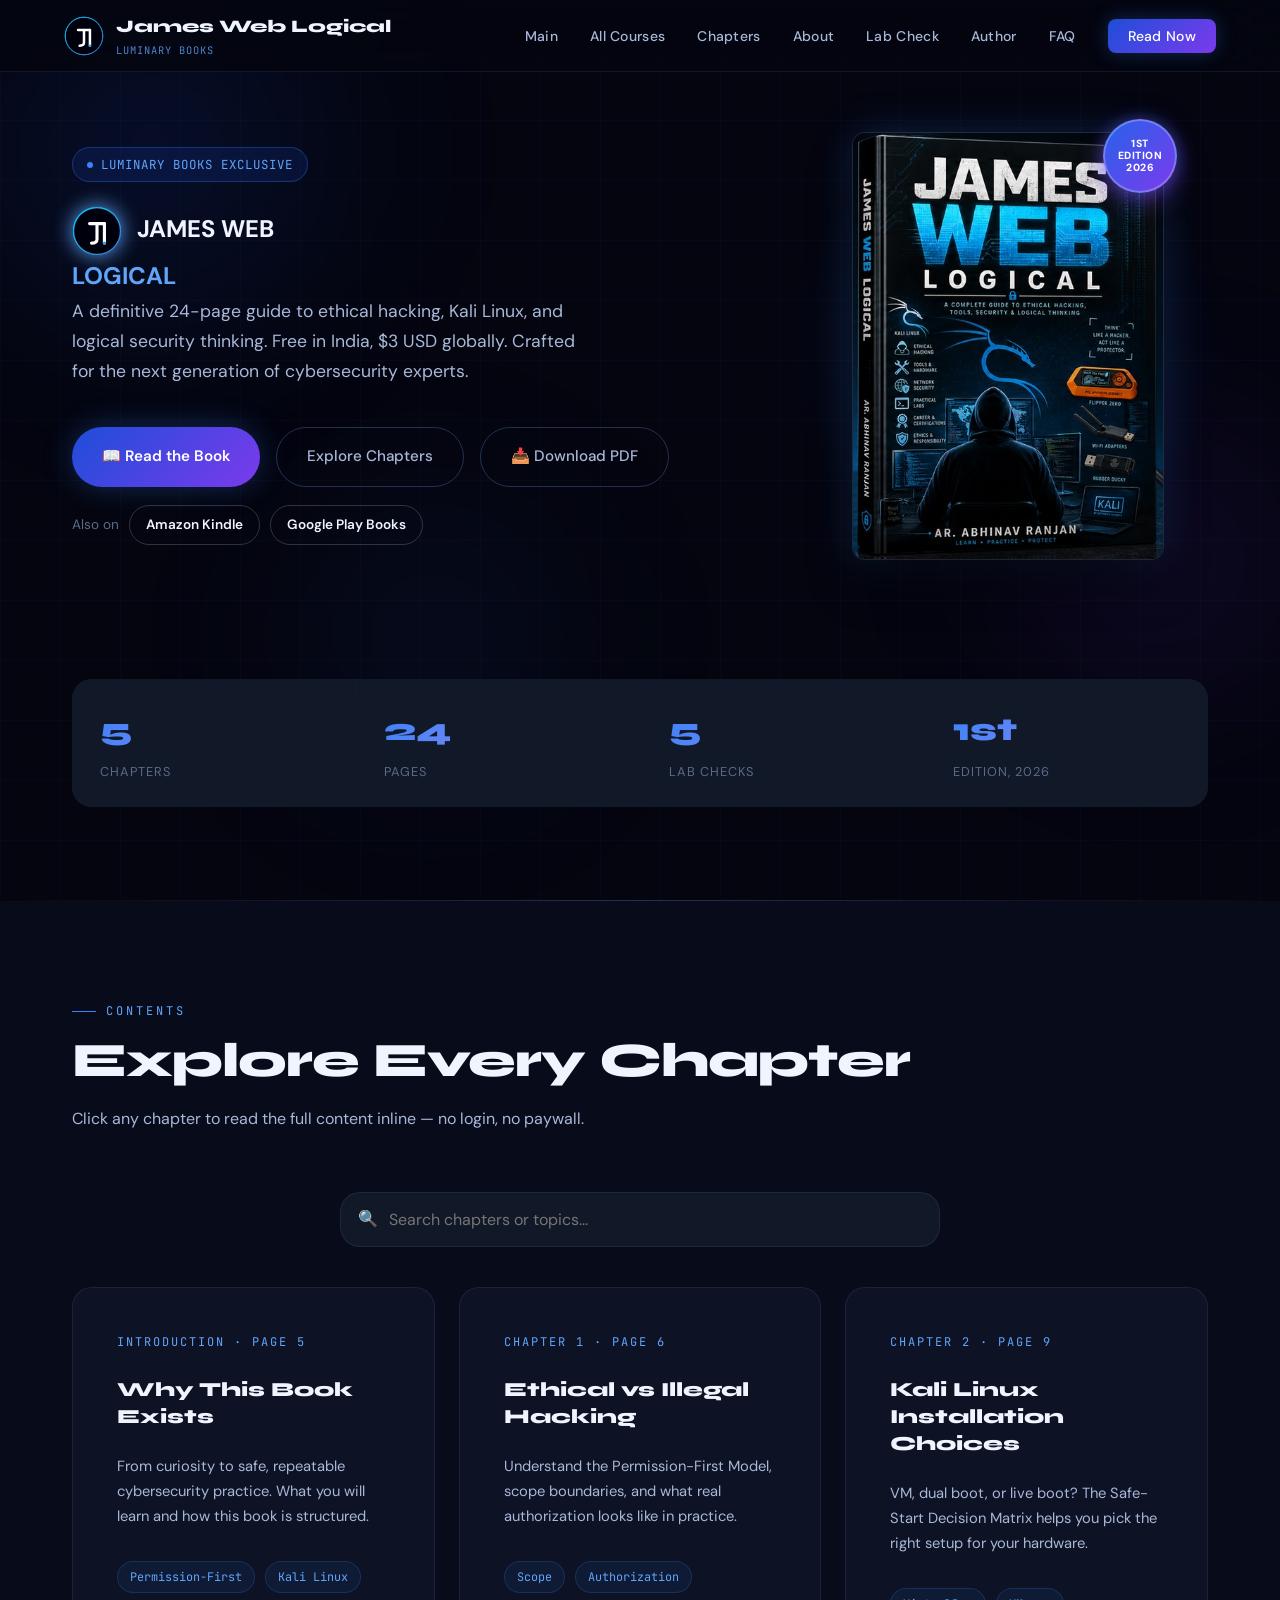
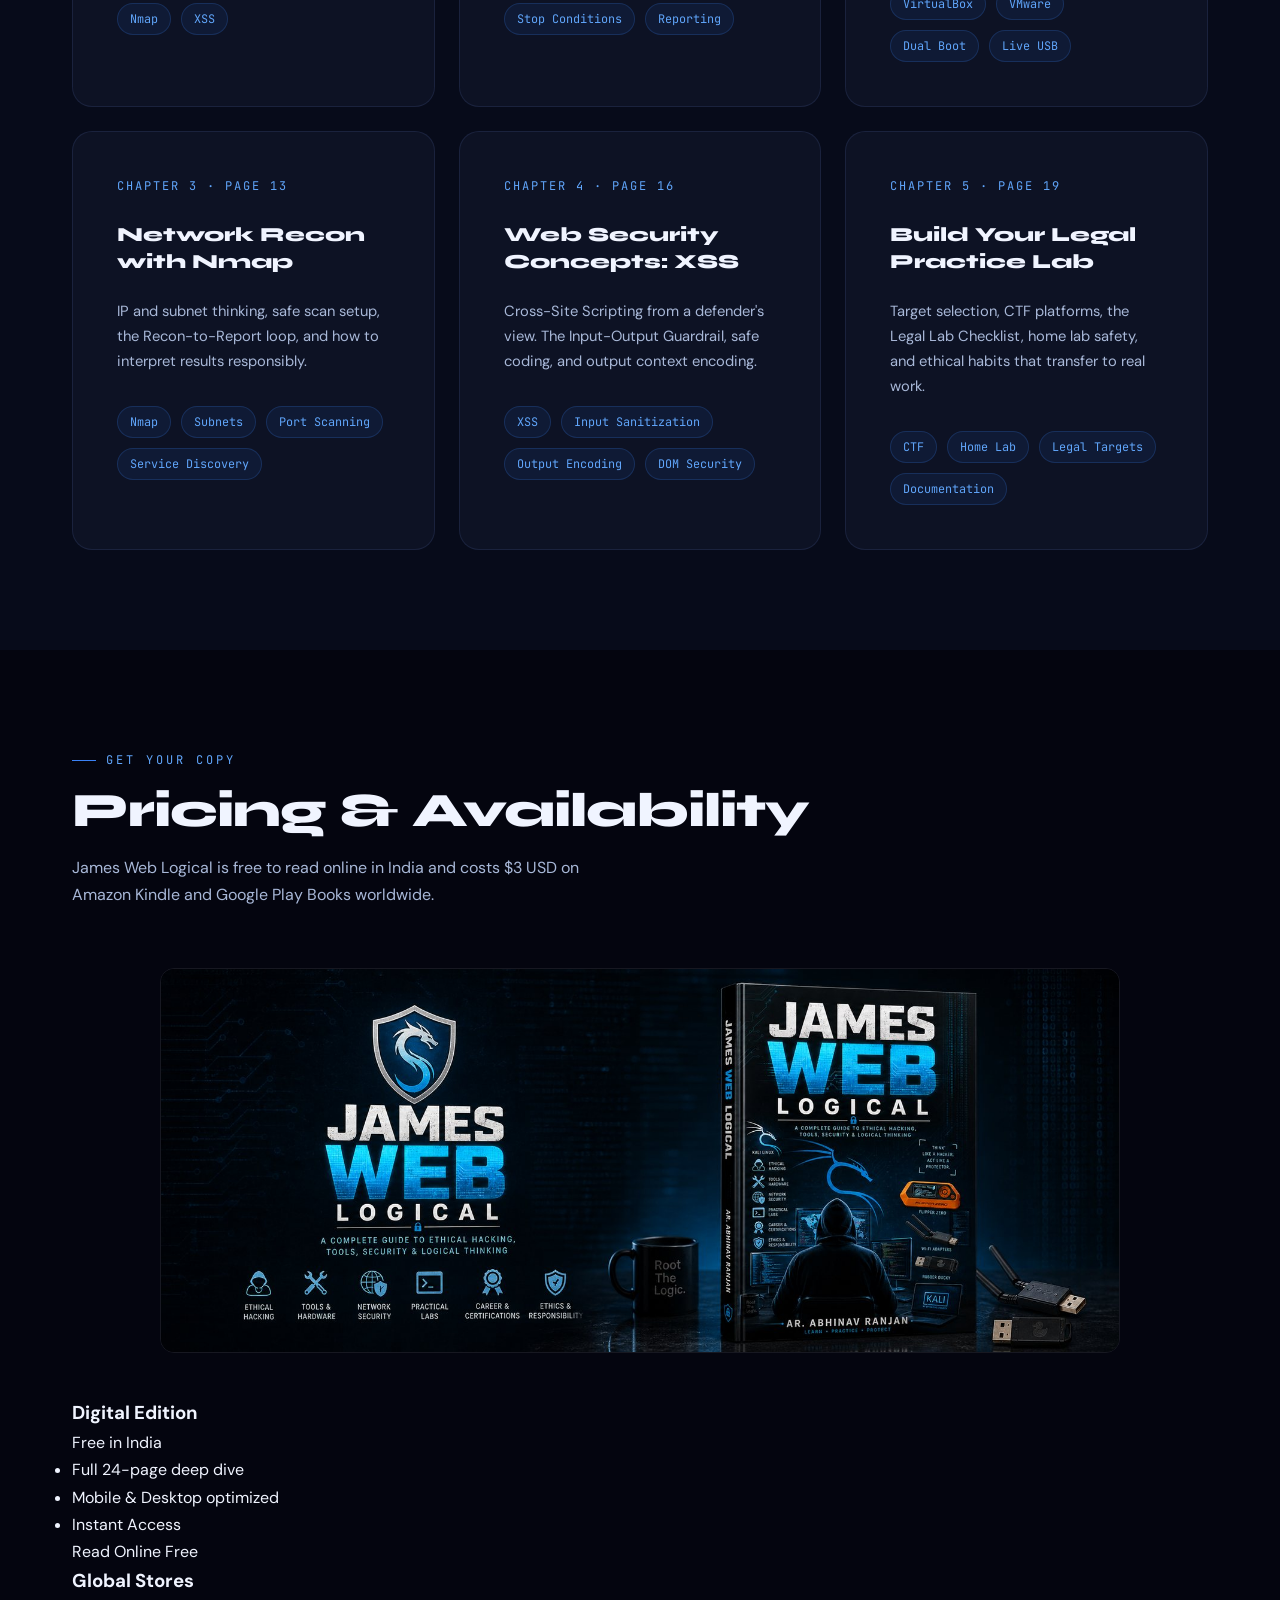
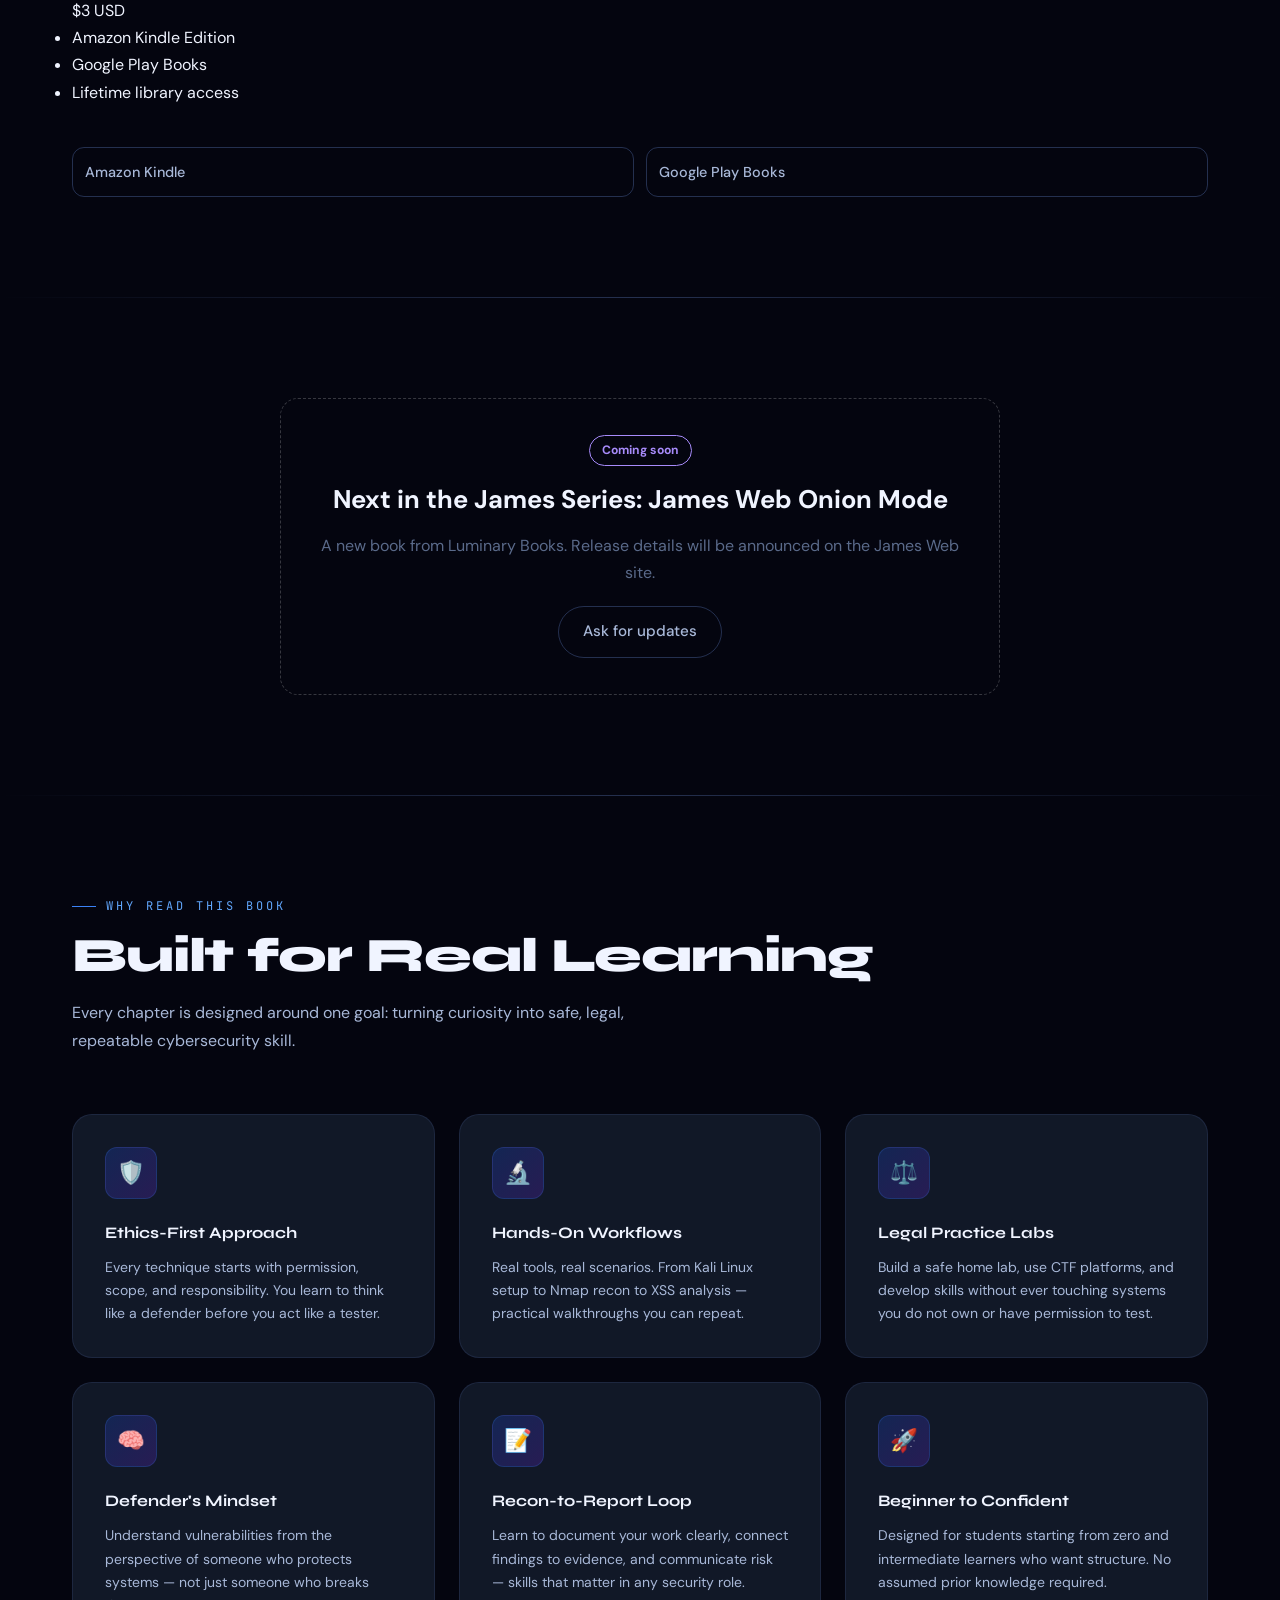
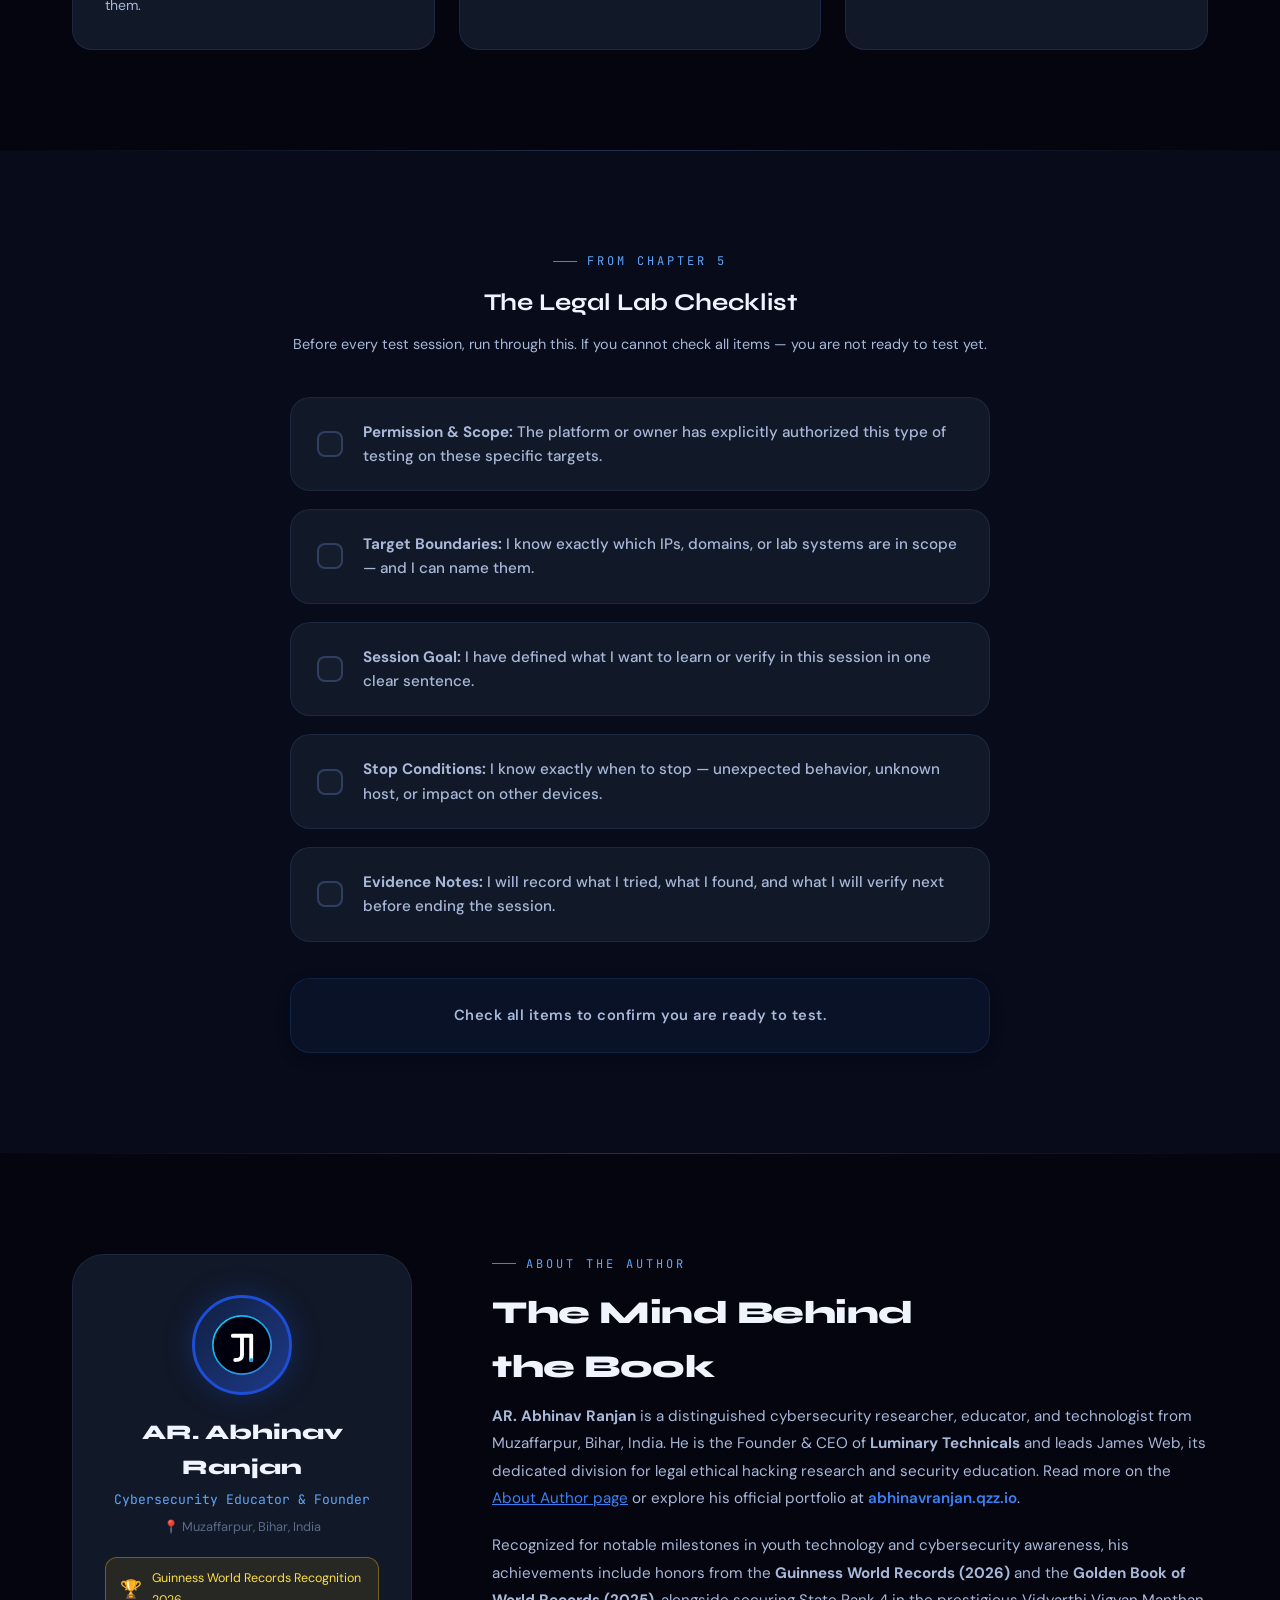
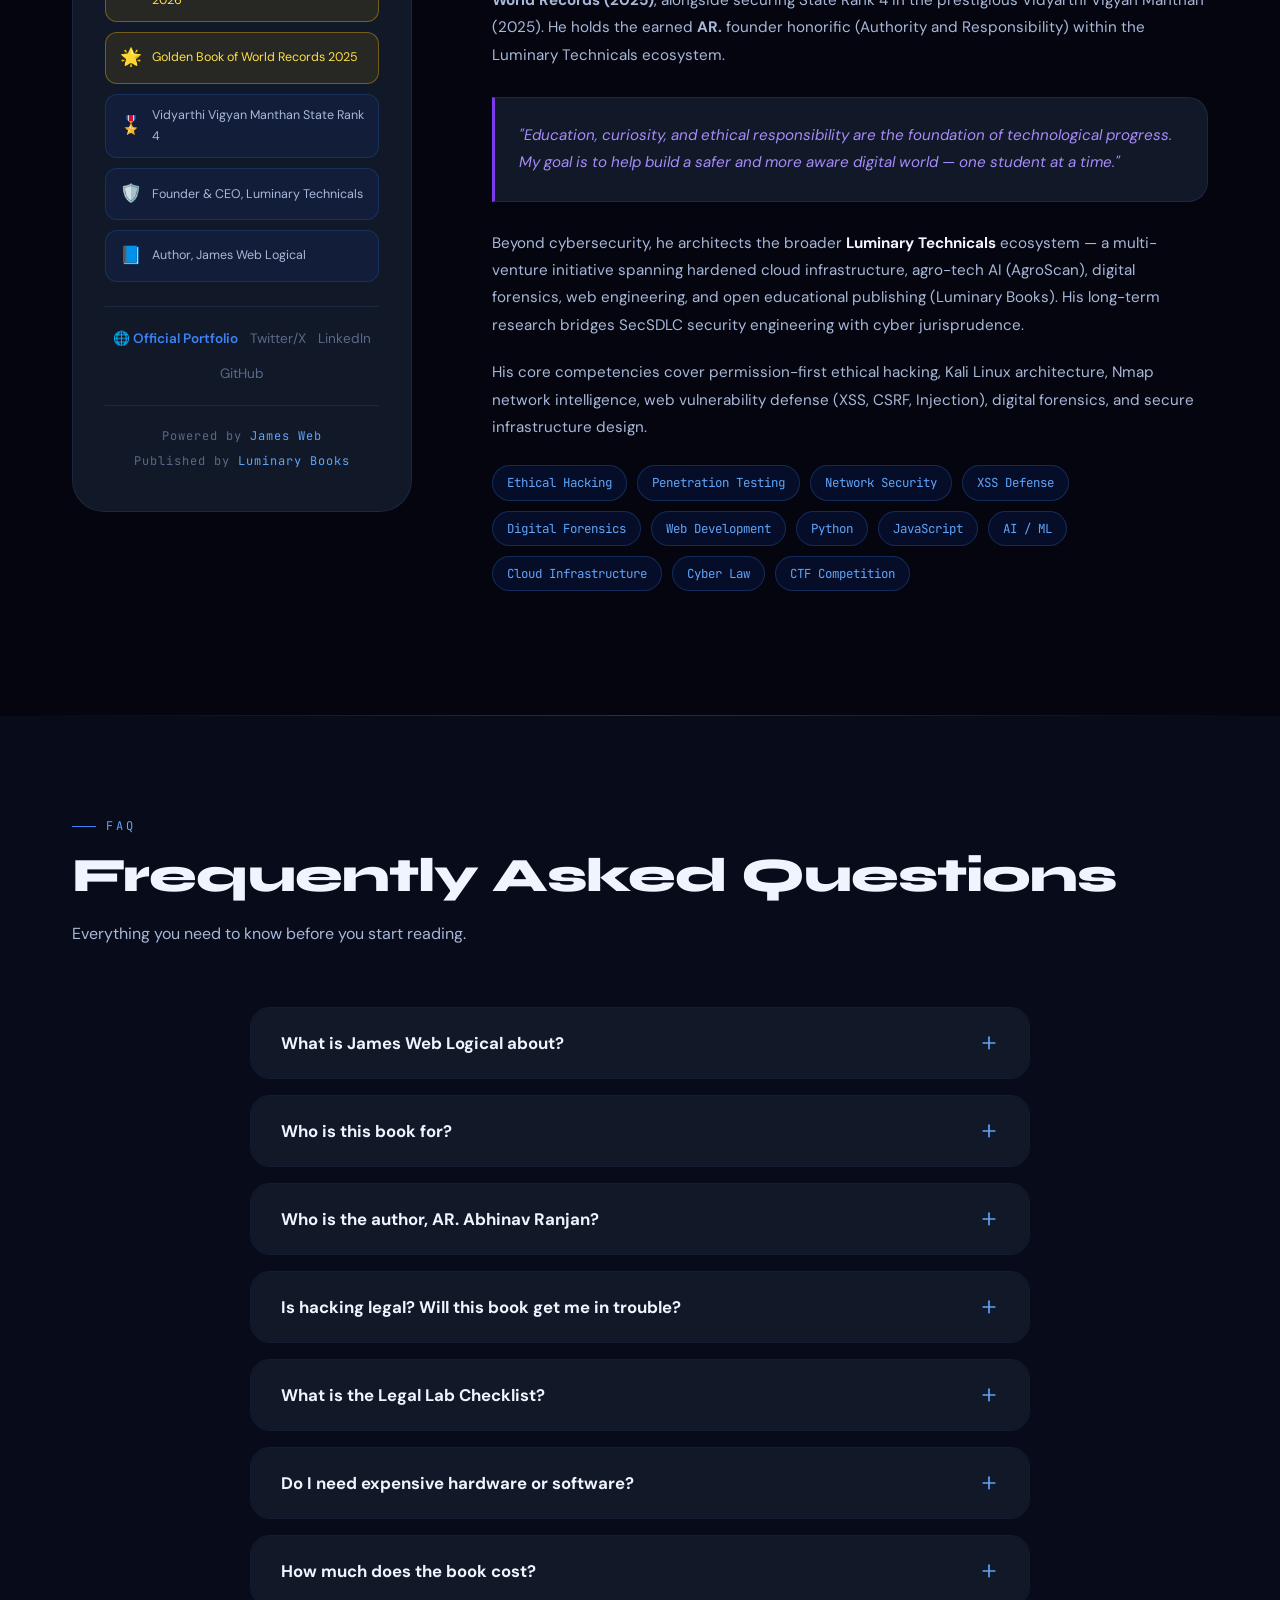
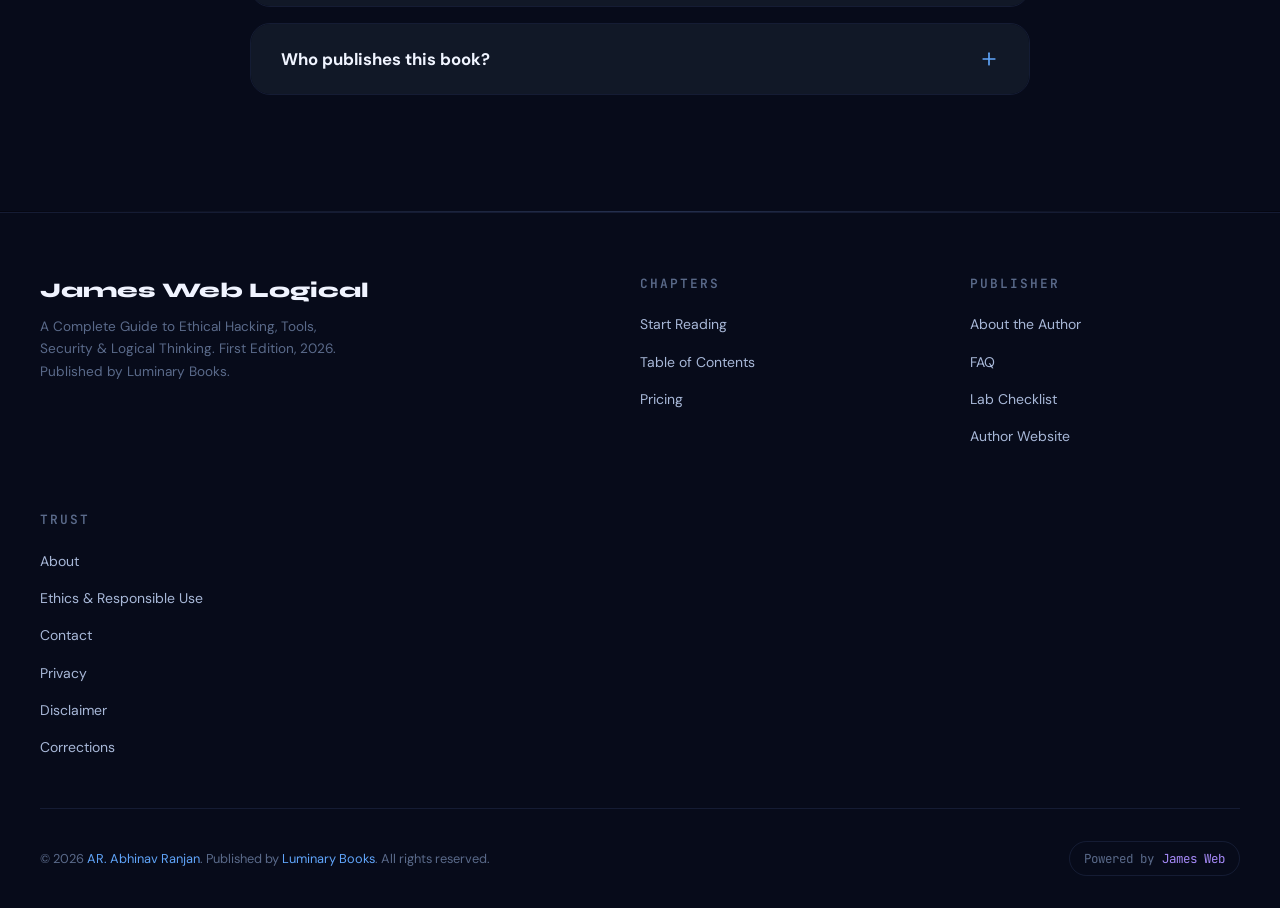
<file: logical/index.html>
<!DOCTYPE html>
<html lang="en">

<head>
  <meta charset="UTF-8">
  <meta name="viewport" content="width=device-width, initial-scale=1.0">
  <meta name="google-site-verification" content="0bJjFhIGaY54qfHnqyw95fYWl7Cgxm2BG0TG0zqR79w" />

  <!-- Favicon & PWA -->
  <link rel="icon" type="image/svg+xml" href="../assets/images/logo.svg">
  <link rel="apple-touch-icon" href="../assets/images/apple-touch-icon.png">
  <link rel="manifest" href="../manifest.json">

  <!-- ═══════════ SEO / AEO / GEO META ═══════════ -->
  <title>James Web Logical — Ethical Hacking Guide (24 Pages)</title>
  <meta name="description"
    content="A free 24-page guide to ethical hacking, Kali Linux, and cybersecurity by AR. Abhinav Ranjan. Also on Google Play Books and Kindle worldwide.">
  <meta name="keywords"
    content="ethical hacking, Kali Linux, cybersecurity book, AR Abhinav Ranjan, James Web Logical, free hacking book India, 24 page hacking guide">
  <meta name="author" content="AR. Abhinav Ranjan">
  <meta name="robots" content="index, follow, max-snippet:-1, max-image-preview:large, max-video-preview:-1">
  <meta name="googlebot" content="index, follow">
  <meta name="theme-color" content="#04050f">
  <link rel="canonical" href="https://jamesweb.dpdns.org/logical/">
  <link rel="sitemap" type="application/xml" href="/sitemap.xml">

  <!-- Open Graph -->
  <meta property="og:type" content="book">
  <meta property="og:title" content="James Web Logical — Complete Ethical Hacking Guide">
  <meta property="og:description"
    content="A complete guide to ethical hacking, Kali Linux, Nmap recon, XSS, and building a legal practice lab. By AR. Abhinav Ranjan.">
  <meta property="og:site_name" content="James Web Portal">
  <meta property="og:url" content="https://jamesweb.dpdns.org/logical/">
  <meta property="og:image" content="https://jamesweb.dpdns.org/assets/images/og-james-web-logical.jpg">
  <meta property="og:image:secure_url" content="https://jamesweb.dpdns.org/assets/images/og-james-web-logical.jpg">
  <meta property="og:image:type" content="image/jpeg">
  <meta property="og:image:width" content="1200">
  <meta property="og:image:height" content="630">
  <meta property="og:image:alt" content="James Web Logical book cover: A Complete Guide to Ethical Hacking, Tools, Security and Logical Thinking, by AR. Abhinav Ranjan">
  <meta property="og:locale" content="en_IN">
  <meta property="book:author" content="https://jamesweb.dpdns.org/about/">
  <meta property="book:release_date" content="2026-05-01">
  <meta property="book:tag" content="ethical hacking">
  <meta property="book:tag" content="Kali Linux">
  <meta property="book:tag" content="cybersecurity">

  <!-- Twitter Card -->
  <meta name="twitter:card" content="summary_large_image">
  <meta name="twitter:title" content="James Web Logical — Ethical Hacking Guide">
  <meta name="twitter:description"
    content="Learn ethical hacking with Kali Linux, Nmap, XSS defense, and legal lab setup. By AR. Abhinav Ranjan.">
  <meta name="twitter:image" content="https://jamesweb.dpdns.org/assets/images/og-james-web-logical.jpg">
  <meta name="twitter:image:alt" content="James Web Logical book cover by AR. Abhinav Ranjan">
  <meta name="twitter:creator" content="@arabhinavranjan">

  <!-- AEO: Structured Data (JSON-LD) — one connected entity graph -->
  <script type="application/ld+json">
{
  "@context": "https://schema.org",
  "@graph": [
    {
      "@type": "WebSite",
      "@id": "https://jamesweb.dpdns.org/#website",
      "url": "https://jamesweb.dpdns.org/",
      "name": "James Web",
      "alternateName": [
        "James Web Portal",
        "James Series",
        "jamesweb.dpdns.org"
      ],
      "description": "Free cybersecurity and legal ethical-hacking education from the James Series.",
      "disambiguatingDescription": "James Web is an independent cybersecurity and ethical hacking education division of Luminary Technicals. It is not affiliated with NASA, ESA, CSA, or the James Webb Space Telescope (JWST).",
      "inLanguage": "en-IN",
      "publisher": {
        "@id": "https://jamesweb.dpdns.org/#james-web"
      },
      "creator": {
        "@id": "https://jamesweb.dpdns.org/#person"
      }
    },
    {
      "@type": "WebPage",
      "@id": "https://jamesweb.dpdns.org/logical/#webpage",
      "url": "https://jamesweb.dpdns.org/logical/",
      "name": "James Web Logical — Ethical Hacking Guide (24 Pages)",
      "description": "A free 24-page guide to ethical hacking, Kali Linux, and cybersecurity by AR. Abhinav Ranjan.",
      "inLanguage": "en-IN",
      "isPartOf": {
        "@id": "https://jamesweb.dpdns.org/#website"
      },
      "about": {
        "@id": "https://jamesweb.dpdns.org/#james-web"
      },
      "author": {
        "@id": "https://jamesweb.dpdns.org/#person"
      },
      "publisher": {
        "@id": "https://jamesweb.dpdns.org/#james-web"
      },
      "dateModified": "2026-10-03",
      "primaryImageOfPage": {
        "@type": "ImageObject",
        "url": "https://jamesweb.dpdns.org/assets/images/og-james-web-logical.jpg",
        "width": 1200,
        "height": 630
      },
      "speakable": {
        "@type": "SpeakableSpecification",
        "cssSelector": [
          ".speakable"
        ]
      },
      "mainEntity": {
        "@id": "https://jamesweb.dpdns.org/logical/#book"
      },
      "breadcrumb": {
        "@id": "https://jamesweb.dpdns.org/logical/#breadcrumb"
      }
    },
    {
      "@type": "BreadcrumbList",
      "itemListElement": [
        {
          "@type": "ListItem",
          "position": 1,
          "name": "James Web",
          "item": "https://jamesweb.dpdns.org/"
        },
        {
          "@type": "ListItem",
          "position": 2,
          "name": "Learning Portal",
          "item": "https://jamesweb.dpdns.org/learning/"
        },
        {
          "@type": "ListItem",
          "position": 3,
          "name": "James Web Logical",
          "item": "https://jamesweb.dpdns.org/logical/"
        }
      ],
      "@id": "https://jamesweb.dpdns.org/logical/#breadcrumb"
    },
    {
      "@type": "Organization",
      "@id": "https://jamesweb.dpdns.org/#organization",
      "name": "Luminary Technicals",
      "url": "https://luminarytechnicals.dpdns.org",
      "founder": {
        "@id": "https://jamesweb.dpdns.org/#person"
      },
      "department": [
        {
          "@id": "https://jamesweb.dpdns.org/#james-web"
        },
        {
          "@id": "https://jamesweb.dpdns.org/#luminary-books"
        }
      ]
    },
    {
      "@type": "Organization",
      "@id": "https://jamesweb.dpdns.org/#james-web",
      "name": "James Web",
      "alternateName": [
        "James Web Portal",
        "James Series"
      ],
      "url": "https://jamesweb.dpdns.org/",
      "logo": {
        "@type": "ImageObject",
        "url": "https://jamesweb.dpdns.org/assets/images/icon-512.png",
        "width": 512,
        "height": 512
      },
      "description": "James Web is a division of Luminary Technicals focused on legal ethical-hacking learning and research. It publishes the James Series of books and a free online reader.",
      "disambiguatingDescription": "James Web is an independent cybersecurity and ethical hacking education division of Luminary Technicals. It is not affiliated with NASA, ESA, CSA, or the James Webb Space Telescope (JWST).",
      "parentOrganization": {
        "@id": "https://jamesweb.dpdns.org/#organization"
      },
      "founder": {
        "@id": "https://jamesweb.dpdns.org/#person"
      },
      "slogan": "Learn. Practice. Protect.",
      "knowsAbout": [
        "Ethical hacking",
        "Network security",
        "Web security",
        "Cybersecurity education",
        "Digital logic",
        "Legal practice labs"
      ]
    },
    {
      "@type": "Organization",
      "@id": "https://jamesweb.dpdns.org/#luminary-books",
      "name": "Luminary Books",
      "description": "The publishing imprint of Luminary Technicals. It publishes the James Series.",
      "parentOrganization": {
        "@id": "https://jamesweb.dpdns.org/#organization"
      }
    },
    {
      "@type": "Person",
      "@id": "https://jamesweb.dpdns.org/#person",
      "name": "AR. Abhinav Ranjan",
      "honorificPrefix": "AR.",
      "alternateName": ["Abhinav Ranjan", "ar.abhinavranjan", "itzmeabhinavranjan"],
      "url": "https://abhinavranjan.qzz.io/",
      "image": "https://abhinavranjan.qzz.io/images/profile.png",
      "jobTitle": "Founder & CEO, Luminary Technicals | Cybersecurity Educator",
      "description": "Cybersecurity educator, author, and founder of Luminary Technicals from Muzaffarpur, Bihar, India. Author of James Web Logical and holder of the earned AR. founder honorific.",
      "disambiguatingDescription": "AR. is an earned founder honorific representing Authority and Responsibility within the Luminary Technicals ecosystem.",
      "birthPlace": {
        "@type": "Place",
        "name": "Muzaffarpur, Bihar, India"
      },
      "nationality": {
        "@type": "Country",
        "name": "India"
      },
      "worksFor": {
        "@id": "https://jamesweb.dpdns.org/#organization"
      },
      "award": [
        "Guinness World Records Recognition 2026",
        "Golden Book of World Records 2025",
        "Vidyarthi Vigyan Manthan State Rank 4 2025"
      ],
      "sameAs": [
        "https://abhinavranjan.qzz.io",
        "https://twitter.com/arabhinavranjan",
        "https://linkedin.com/in/ar-abhinavranjan",
        "https://github.com/ar-abhinavranjan",
        "https://instagram.com/ar.abhinavranjan",
        "https://www.facebook.com/ar.abhinavranjan/",
        "https://www.snapchat.com/add/arabhinavranjan",
        "https://t.me/ar_abhinavranjan",
        "https://www.reddit.com/user/ar-abhinavranjan/",
        "https://www.pinterest.com/arabhinavranjan/",
        "https://www.quora.com/profile/AR-Abhinav-Ranjan",
        "https://luminarytechnicals.dpdns.org"
      ],
      "knowsAbout": [
        "Cybersecurity",
        "Ethical Hacking",
        "Penetration Testing",
        "Network Security",
        "Digital Forensics",
        "Kali Linux",
        "Nmap",
        "XSS Defense",
        "SecSDLC",
        "Digital Sovereignty"
      ]
    },
    {
      "@type": "Book",
      "@id": "https://jamesweb.dpdns.org/logical/#book",
      "name": "James Web Logical",
      "alternateName": "James Web Logical: A Complete Guide to Ethical Hacking, Tools, Security & Logical Thinking",
      "url": "https://jamesweb.dpdns.org/logical/",
      "image": {
        "@type": "ImageObject",
        "url": "https://jamesweb.dpdns.org/assets/images/james-web-logical-book.jpg",
        "width": 440,
        "height": 604,
        "caption": "Cover of James Web Logical by AR. Abhinav Ranjan"
      },
      "thumbnailUrl": "https://jamesweb.dpdns.org/assets/images/james-web-logical-book.jpg",
      "description": "A 24-page, permission-first guide to ethical hacking: Kali Linux setup, Nmap reconnaissance, XSS from a defender's view and building a legal practice lab.",
      "author": {
        "@id": "https://jamesweb.dpdns.org/#person"
      },
      "publisher": {
        "@id": "https://jamesweb.dpdns.org/#luminary-books"
      },
      "copyrightHolder": {
        "@id": "https://jamesweb.dpdns.org/#person"
      },
      "isPartOf": {
        "@type": "BookSeries",
        "name": "The James Series",
        "publisher": {
          "@id": "https://jamesweb.dpdns.org/#james-web"
        }
      },
      "datePublished": "2026-05-01",
      "bookEdition": "First Edition",
      "copyrightYear": 2026,
      "inLanguage": "en",
      "numberOfPages": 24,
      "genre": [
        "Cybersecurity",
        "Ethical Hacking",
        "Technology Education"
      ],
      "about": [
        {
          "@type": "Thing",
          "name": "Ethical hacking"
        },
        {
          "@type": "Thing",
          "name": "Kali Linux"
        },
        {
          "@type": "Thing",
          "name": "Nmap network reconnaissance"
        },
        {
          "@type": "Thing",
          "name": "Cross-Site Scripting (XSS)"
        },
        {
          "@type": "Thing",
          "name": "Legal practice labs"
        }
      ],
      "keywords": "ethical hacking, Kali Linux, Nmap, XSS, cybersecurity, legal practice lab, permission-first",
      "educationalLevel": "Beginner to Intermediate",
      "audience": {
        "@type": "Audience",
        "audienceType": "Cybersecurity students, IT learners and developers"
      },
      "workExample": [
        {
          "@type": "Book",
          "@id": "https://jamesweb.dpdns.org/logical/#online-edition",
          "bookFormat": "https://schema.org/EBook",
          "name": "James Web Logical (online edition)",
          "url": "https://jamesweb.dpdns.org/reader/?logical",
          "inLanguage": "en",
          "isAccessibleForFree": true,
          "potentialAction": {
            "@type": "ReadAction",
            "target": "https://jamesweb.dpdns.org/reader/?logical"
          },
          "offers": {
            "@type": "Offer",
            "price": "0",
            "priceCurrency": "INR",
            "availability": "https://schema.org/InStock",
            "eligibleRegion": {
              "@type": "Country",
              "name": "India"
            },
            "url": "https://jamesweb.dpdns.org/reader/?logical"
          }
        },
        {
          "@type": "Book",
          "@id": "https://jamesweb.dpdns.org/logical/#kindle-edition",
          "bookFormat": "https://schema.org/EBook",
          "name": "James Web Logical (Kindle edition)",
          "url": "https://www.amazon.in/James-Web-Logical-Security-Simplified-ebook/dp/B0GYG67XF5",
          "inLanguage": "en",
          "identifier": {
            "@type": "PropertyValue",
            "propertyID": "ASIN",
            "value": "B0GYG67XF5"
          },
          "offers": {
            "@type": "Offer",
            "price": "3.00",
            "priceCurrency": "USD",
            "availability": "https://schema.org/InStock",
            "url": "https://www.amazon.in/James-Web-Logical-Security-Simplified-ebook/dp/B0GYG67XF5",
            "seller": {
              "@type": "Organization",
              "name": "Amazon Kindle Store"
            }
          }
        },
        {
          "@type": "Book",
          "@id": "https://jamesweb.dpdns.org/logical/#google-play-edition",
          "bookFormat": "https://schema.org/EBook",
          "name": "James Web Logical (Google Play Books edition)",
          "url": "https://play.google.com/store/books/details/Abhinav_Ranjan_James_Web_Logical?id=-9XVEQAAQBAJ&hl=en_IN",
          "inLanguage": "en",
          "offers": {
            "@type": "Offer",
            "price": "3.00",
            "priceCurrency": "USD",
            "availability": "https://schema.org/InStock",
            "url": "https://play.google.com/store/books/details/Abhinav_Ranjan_James_Web_Logical?id=-9XVEQAAQBAJ&hl=en_IN",
            "seller": {
              "@type": "Organization",
              "name": "Google Play Books"
            }
          }
        },
        {
          "@type": "Book",
          "@id": "https://jamesweb.dpdns.org/logical/#pdf-edition",
          "bookFormat": "https://schema.org/EBook",
          "name": "James Web Logical (PDF edition)",
          "url": "https://jamesweb.dpdns.org/books-library/logical.pdf",
          "encodingFormat": "application/pdf",
          "inLanguage": "en",
          "isAccessibleForFree": true,
          "potentialAction": {
            "@type": "DownloadAction",
            "target": "https://jamesweb.dpdns.org/books-library/logical.pdf"
          },
          "offers": {
            "@type": "Offer",
            "price": "0",
            "priceCurrency": "USD",
            "availability": "https://schema.org/InStock",
            "url": "https://jamesweb.dpdns.org/books-library/logical.pdf"
          }
        }
      ],
      "hasPart": [
        {
          "@type": "Chapter",
          "name": "Introduction: Why This Book Exists",
          "position": 0,
          "description": "From curiosity to safe, repeatable cybersecurity practice."
        },
        {
          "@type": "Chapter",
          "name": "Ethical vs Illegal Hacking",
          "position": 1,
          "description": "The Permission-First Model, scope boundaries and what real authorization looks like."
        },
        {
          "@type": "Chapter",
          "name": "Kali Linux Installation Choices",
          "position": 2,
          "description": "Virtual machine, dual boot or live boot, and how to choose a safe setup."
        },
        {
          "@type": "Chapter",
          "name": "Network Recon with Nmap",
          "position": 3,
          "description": "IP and subnet thinking, safe scan setup and the Recon-to-Report loop."
        },
        {
          "@type": "Chapter",
          "name": "Web Security Concepts: XSS",
          "position": 4,
          "description": "Cross-Site Scripting from a defender's view: input handling and output encoding."
        },
        {
          "@type": "Chapter",
          "name": "Build Your Legal Practice Lab",
          "position": 5,
          "description": "Target selection, CTF platforms and the Legal Lab Checklist."
        }
      ]
    },
    {
      "@type": "HowTo",
      "@id": "https://jamesweb.dpdns.org/logical/#legal-lab-checklist",
      "name": "How to run the Legal Lab Checklist before a security test",
      "description": "Five checks from James Web Logical to complete before any ethical-hacking practice session. If you cannot complete all five, do not start the session.",
      "step": [
        {
          "@type": "HowToStep",
          "position": 1,
          "name": "Confirm permission and scope",
          "text": "Make sure you have explicit authorization for the specific target and testing activity."
        },
        {
          "@type": "HowToStep",
          "position": 2,
          "name": "Set target boundaries",
          "text": "Write down exactly which systems, IP addresses or domains are in scope."
        },
        {
          "@type": "HowToStep",
          "position": 3,
          "name": "Define the session goal",
          "text": "State what you are trying to learn or verify before you begin."
        },
        {
          "@type": "HowToStep",
          "position": 4,
          "name": "Set stop conditions",
          "text": "Decide in advance when testing must stop."
        },
        {
          "@type": "HowToStep",
          "position": 5,
          "name": "Keep evidence notes",
          "text": "Record what you tested, what happened and what still needs verification."
        }
      ]
    },
    {
      "@type": "FAQPage",
      "@id": "https://jamesweb.dpdns.org/logical/#faq",
      "mainEntity": [
        {
          "@type": "Question",
          "name": "What is James Web Logical about?",
          "acceptedAnswer": {
            "@type": "Answer",
            "text": "James Web Logical is a comprehensive guide covering ethical hacking principles, Kali Linux installation, network reconnaissance with Nmap, web security concepts like XSS (Cross-Site Scripting), and how to build a legal cybersecurity practice lab. It is written from a defender's mindset — you learn how systems can be compromised so you can help protect them."
          }
        },
        {
          "@type": "Question",
          "name": "Who is this book for?",
          "acceptedAnswer": {
            "@type": "Answer",
            "text": "The book is designed for beginners starting from zero and intermediate learners who already have some tools and terminology. If you are a student, IT professional, developer, or curious learner who wants practical, legal cybersecurity skills, this book is for you. No prior hacking experience is assumed."
          }
        },
        {
          "@type": "Question",
          "name": "Who is the author, AR. Abhinav Ranjan?",
          "acceptedAnswer": {
            "@type": "Answer",
            "text": "AR. Abhinav Ranjan is a cybersecurity educator from India and the founder of Luminary Technicals, a technology ecosystem focused on secure digital infrastructure and educational innovation. He leads James Web, the division that publishes this book."
          }
        },
        {
          "@type": "Question",
          "name": "Is hacking legal? Will this book get me in trouble?",
          "acceptedAnswer": {
            "@type": "Answer",
            "text": "Ethical hacking is entirely legal when performed on systems you own or have explicit written permission to test. This book's entire approach is built around the Permission-First Model — you only test systems within a defined, authorized scope. Chapter 1 and Chapter 5 specifically address how to stay legal, document your work, and operate responsibly. The book never encourages unauthorized access of any kind."
          }
        },
        {
          "@type": "Question",
          "name": "What is the Legal Lab Checklist?",
          "acceptedAnswer": {
            "@type": "Answer",
            "text": "The Legal Lab Checklist is a five-point framework introduced in Chapter 5 that you run through before every test session. It covers: confirming permission and scope, knowing your target boundaries, defining your session goal, setting stop conditions, and planning your evidence notes. If you cannot check all five items, you are not ready to test yet."
          }
        },
        {
          "@type": "Question",
          "name": "Do I need expensive hardware or software?",
          "acceptedAnswer": {
            "@type": "Answer",
            "text": "No. Chapter 2 specifically addresses this — you can run Kali Linux inside a free virtual machine on your existing computer. VirtualBox is free, Kali Linux is free, and CTF platforms used for practice are mostly free. The book guides you to pick the setup that works for your actual hardware and comfort level, not the most impressive-sounding option."
          }
        },
        {
          "@type": "Question",
          "name": "How much does the book cost?",
          "acceptedAnswer": {
            "@type": "Answer",
            "text": "James Web Logical is completely free to read online for users in India. For global readers, it is available for $3 USD on major platforms like Google Play Books and Amazon Kindle. The book consists of 24 high-value pages focused on practical skills."
          }
        },
        {
          "@type": "Question",
          "name": "Who publishes this book?",
          "acceptedAnswer": {
            "@type": "Answer",
            "text": "James Web Logical is published by Luminary Books, a division of the Luminary Technicals ecosystem founded by AR. Abhinav Ranjan. It is a First Edition release, 2026. The book is powered by James Web."
          }
        }
      ]
    }
  ]
}
  </script>

  <!-- GEO: regional hint only -->
  <meta name="geo.region" content="IN-BR">
  <meta name="geo.placename" content="Bihar, India">

  <!-- Fonts -->
  <link rel="preconnect" href="https://fonts.googleapis.com">
  <link rel="preconnect" href="https://fonts.gstatic.com" crossorigin>
  <link
    href="https://fonts.googleapis.com/css2?family=Syne:wght@400;600;700;800&family=DM+Sans:ital,opsz,wght@0,9..40,300;0,9..40,400;0,9..40,500;0,9..40,600;1,9..40,300&family=JetBrains+Mono:wght@400;500&display=swap"
    rel="stylesheet">

  <style>
    /* ══════════════════════════════════════════════════
   CSS CUSTOM PROPERTIES
══════════════════════════════════════════════════ */
    :root {
      --bg-void: #04050f;
      --bg-deep: #070b1a;
      --bg-surface: #0d1224;
      --bg-card: #111827;
      --bg-card-hover: #151e35;
      --bg-glass: rgba(13, 18, 36, 0.7);

      --navy: #0a1628;
      --navy-mid: #102040;
      --indigo: #1e3a8a;
      --blue: #1d4ed8;
      --blue-bright: #3b82f6;
      --blue-glow: #60a5fa;
      --purple: #6d28d9;
      --purple-mid: #7c3aed;
      --purple-light: #a78bfa;
      --violet: #8b5cf6;

      --text-primary: #f0f4ff;
      --text-secondary: #a8b8d8;
      --text-muted: #5a6a8a;
      --text-accent: #60a5fa;

      --border: rgba(99, 130, 200, 0.15);
      --border-bright: rgba(99, 130, 200, 0.35);

      --glow-blue: 0 0 40px rgba(59, 130, 246, 0.25);
      --glow-purple: 0 0 40px rgba(109, 40, 217, 0.25);

      --font-display: 'Syne', sans-serif;
      --font-body: 'DM Sans', sans-serif;
      --font-mono: 'JetBrains Mono', monospace;

      --radius: 12px;
      --radius-lg: 20px;
      --radius-xl: 32px;
      --ease: cubic-bezier(0.16, 1, 0.3, 1);
      --transition: 0.5s var(--ease);
    }

    /* ══════════════════════════════════════════════════
   RESET & BASE
══════════════════════════════════════════════════ */
    *,
    *::before,
    *::after {
      box-sizing: border-box;
      margin: 0;
      padding: 0;
    }

    html {
      scroll-behavior: smooth;
      font-size: 16px;
    }

    body {
      font-family: var(--font-body);
      background: var(--bg-void);
      color: var(--text-primary);
      min-height: 100vh;
      overflow-x: hidden;
      line-height: 1.7;
      cursor: default;
    }

    /* Custom scrollbar */
    ::-webkit-scrollbar {
      width: 6px;
    }

    ::-webkit-scrollbar-track {
      background: var(--bg-deep);
    }

    ::-webkit-scrollbar-thumb {
      background: var(--blue);
      border-radius: 3px;
    }

    ::-webkit-scrollbar-thumb:hover {
      background: var(--blue-bright);
    }

    a {
      color: inherit;
      text-decoration: none;
    }

    img {
      max-width: 100%;
    }

    /* ══════════════════════════════════════════════════
   ANIMATED BACKGROUND GRID
══════════════════════════════════════════════════ */
    .bg-grid {
      position: fixed;
      inset: 0;
      z-index: 0;
      background-image:
        linear-gradient(rgba(59, 130, 246, 0.04) 1px, transparent 1px),
        linear-gradient(90deg, rgba(59, 130, 246, 0.04) 1px, transparent 1px);
      background-size: 60px 60px;
      animation: gridDrift 30s linear infinite;
      pointer-events: none;
    }

    @keyframes gridDrift {
      0% {
        background-position: 0 0;
      }

      100% {
        background-position: 60px 60px;
      }
    }

    .bg-orb {
      position: fixed;
      border-radius: 50%;
      filter: blur(80px);
      pointer-events: none;
      z-index: 0;
      animation: orbFloat 12s ease-in-out infinite;
    }

    .bg-orb-1 {
      width: 500px;
      height: 500px;
      background: radial-gradient(circle, rgba(29, 78, 216, 0.18) 0%, transparent 70%);
      top: -100px;
      left: -100px;
      animation-delay: 0s;
    }

    .bg-orb-2 {
      width: 400px;
      height: 400px;
      background: radial-gradient(circle, rgba(109, 40, 217, 0.15) 0%, transparent 70%);
      top: 40%;
      right: -80px;
      animation-delay: -4s;
    }

    .bg-orb-3 {
      width: 350px;
      height: 350px;
      background: radial-gradient(circle, rgba(30, 58, 138, 0.2) 0%, transparent 70%);
      bottom: 10%;
      left: 20%;
      animation-delay: -8s;
    }

    @keyframes orbFloat {

      0%,
      100% {
        transform: translateY(0) scale(1);
      }

      50% {
        transform: translateY(-30px) scale(1.05);
      }
    }

    /* ══════════════════════════════════════════════════
   NAVIGATION
══════════════════════════════════════════════════ */
    nav {
      position: fixed;
      top: 0;
      left: 0;
      right: 0;
      z-index: 1000;
      padding: 0 4rem;
      height: 72px;
      display: flex;
      align-items: center;
      justify-content: space-between;
      background: rgba(4, 5, 15, 0.8);
      backdrop-filter: blur(24px);
      -webkit-backdrop-filter: blur(24px);
      border-bottom: 1px solid var(--border);
      transition: var(--transition);
    }

    nav.scrolled {
      height: 64px;
      background: rgba(4, 5, 15, 0.95);
      border-bottom-color: var(--border-bright);
    }

    .nav-logo {
      display: flex;
      align-items: center;
      gap: 12px;
      font-family: var(--font-display);
      font-weight: 800;
      font-size: 1.1rem;
      text-decoration: none;
    }

    .nav-logo-mark {
      width: 40px;
      height: 40px;
      display: flex;
      align-items: center;
      justify-content: center;
    }

    .nav-logo-mark img {
      width: 100%;
      height: 100%;
      object-fit: contain;
    }

    .nav-logo-text {
      color: var(--text-primary);
      white-space: nowrap;
    }

    .nav-logo-sub {
      color: var(--blue-glow);
      font-size: 0.65rem;
      font-weight: 400;
      display: block;
      letter-spacing: 1px;
      text-transform: uppercase;
      font-family: var(--font-mono);
      opacity: 0.8;
    }

    @media (max-width: 768px) {
      .nav-logo-text {
        font-size: 1rem;
      }
      .nav-logo-sub {
        display: none;
      }
      nav {
        padding: 0 1rem;
      }
    }

    @media (max-width: 480px) {
      .nav-logo-text {
        max-width: 120px;
        overflow: hidden;
        text-overflow: ellipsis;
      }
    }

    .nav-links {
      display: flex;
      gap: 2rem;
      list-style: none;
    }

    .nav-links a {
      font-size: 0.875rem;
      color: var(--text-secondary);
      transition: var(--transition);
      font-weight: 500;
      letter-spacing: 0.3px;
      position: relative;
    }

    .nav-links a::after {
      content: '';
      position: absolute;
      bottom: -4px;
      left: 0;
      right: 0;
      height: 1px;
      background: var(--blue-bright);
      transform: scaleX(0);
      transform-origin: left;
      transition: transform 0.3s ease;
    }

    .nav-links a:hover {
      color: var(--text-primary);
    }

    .nav-links a:hover::after {
      transform: scaleX(1);
    }

    .nav-cta {
      padding: 8px 20px;
      background: linear-gradient(135deg, var(--blue) 0%, var(--purple-mid) 100%);
      border-radius: 8px;
      font-size: 0.85rem;
      font-weight: 600;
      color: white !important;
      transition: var(--transition) !important;
      box-shadow: 0 0 20px rgba(59, 130, 246, 0.3);
    }

    .nav-cta::after {
      display: none !important;
    }

    .nav-cta:hover {
      transform: translateY(-1px);
      box-shadow: 0 0 30px rgba(59, 130, 246, 0.5) !important;
    }

    /* Hamburger */
    .nav-hamburger {
      display: none;
      flex-direction: column;
      gap: 5px;
      cursor: pointer;
      padding: 4px;
    }

    .nav-hamburger span {
      display: block;
      width: 24px;
      height: 2px;
      background: var(--text-secondary);
      border-radius: 2px;
      transition: var(--transition);
    }

    /* ══════════════════════════════════════════════════
   HERO
══════════════════════════════════════════════════ */
    #hero {
      position: relative;
      min-height: 100vh;
      display: flex;
      align-items: center;
      padding: 120px 2rem 80px;
      z-index: 1;
    }

    .hero-inner {
      max-width: 1200px;
      margin: 0 auto;
      display: grid;
      grid-template-columns: 1fr 400px;
      gap: 80px;
      align-items: center;
      width: 100%;
    }

    .hero-badge {
      display: inline-flex;
      align-items: center;
      gap: 8px;
      padding: 6px 14px;
      background: rgba(29, 78, 216, 0.15);
      border: 1px solid rgba(59, 130, 246, 0.3);
      border-radius: 100px;
      font-size: 0.78rem;
      color: var(--blue-glow);
      font-family: var(--font-mono);
      letter-spacing: 1px;
      text-transform: uppercase;
      margin-bottom: 24px;
      animation: fadeUp 0.8s ease both;
    }

    .hero-badge-dot {
      width: 6px;
      height: 6px;
      background: var(--blue-bright);
      border-radius: 50%;
      animation: pulse 2s ease infinite;
    }

    @keyframes pulse {

      0%,
      100% {
        opacity: 1;
        transform: scale(1);
      }

      50% {
        opacity: 0.5;
        transform: scale(0.8);
      }
    }

    .hero-title {
      font-family: var(--font-display);
      font-size: clamp(3rem, 6vw, 5.5rem);
      font-weight: 800;
      line-height: 1.0;
      letter-spacing: -2px;
      margin-bottom: 16px;
      animation: fadeUp 0.8s ease 0.1s both;
    }

    .hero-title-james {
      color: var(--text-primary);
      display: block;
    }

    .hero-title-web {
      display: block;
      background: linear-gradient(135deg, var(--blue-bright) 0%, var(--purple-light) 100%);
      -webkit-background-clip: text;
      -webkit-text-fill-color: transparent;
      background-clip: text;
    }

    .hero-title-logical {
      color: var(--text-secondary);
      display: block;
      font-size: 0.6em;
      letter-spacing: 8px;
      text-transform: uppercase;
      margin-top: 8px;
    }

    .hero-subtitle {
      font-size: 1.1rem;
      color: var(--text-secondary);
      max-width: 520px;
      margin-bottom: 40px;
      line-height: 1.7;
      animation: fadeUp 0.8s ease 0.2s both;
    }

    .hero-tags {
      display: flex;
      flex-wrap: wrap;
      gap: 10px;
      margin-bottom: 48px;
      animation: fadeUp 0.8s ease 0.3s both;
    }

    .hero-tag {
      padding: 5px 14px;
      border: 1px solid var(--border-bright);
      border-radius: 100px;
      font-size: 0.8rem;
      color: var(--text-secondary);
      font-family: var(--font-mono);
      transition: var(--transition);
    }

    .hero-tag:hover {
      border-color: var(--blue-bright);
      color: var(--blue-glow);
      background: rgba(59, 130, 246, 0.08);
    }

    .hero-actions {
      display: flex;
      gap: 16px;
      flex-wrap: wrap;
      animation: fadeUp 0.8s ease 0.4s both;
    }

    .btn-primary {
      display: inline-flex;
      align-items: center;
      gap: 10px;
      padding: 14px 28px;
      background: linear-gradient(135deg, var(--blue) 0%, var(--purple-mid) 100%);
      border-radius: var(--radius);
      font-weight: 600;
      font-size: 0.95rem;
      color: white;
      transition: var(--transition);
      box-shadow: 0 0 30px rgba(59, 130, 246, 0.3);
      cursor: pointer;
      border: none;
    }

    .btn-primary:hover {
      transform: translateY(-2px);
      box-shadow: 0 0 50px rgba(59, 130, 246, 0.5);
    }

    .btn-secondary {
      display: inline-flex;
      align-items: center;
      gap: 10px;
      padding: 14px 28px;
      background: transparent;
      border: 1px solid var(--border-bright);
      border-radius: var(--radius);
      font-weight: 500;
      font-size: 0.95rem;
      color: var(--text-secondary);
      transition: var(--transition);
      cursor: pointer;
    }

    .btn-secondary:hover {
      background: rgba(59, 130, 246, 0.08);
      border-color: var(--blue-bright);
      color: var(--text-primary);
      transform: translateY(-2px);
    }

    /* Book cover */
    .hero-book {
      animation: fadeUp 0.8s ease 0.2s both;
      display: flex;
      justify-content: center;
      align-items: center;
      position: relative;
    }

    .hero-book::before {
      content: '';
      position: absolute;
      inset: -20px;
      background: radial-gradient(circle, rgba(59, 130, 246, 0.18) 0%, transparent 70%);
      border-radius: 50%;
      animation: orbFloat 6s ease-in-out infinite;
      pointer-events: none;
    }

    .book-cover-wrap {
      position: relative;
      width: 100%;
      max-width: 310px;
      margin: 0 auto;
    }

    .book-cover-img {
      width: 100%;
      height: auto;
      max-height: 440px;
      aspect-ratio: 440 / 604;
      object-fit: contain;
      border-radius: 12px;
      display: block;
      box-shadow:
        0 0 0 1px rgba(255, 255, 255, 0.1),
        0 25px 50px -10px rgba(0, 0, 0, 0.75),
        0 0 40px rgba(59, 130, 246, 0.25);
      transition: var(--transition);
    }

    .book-cover-wrap:hover .book-cover-img {
      transform: translateY(-4px) scale(1.02);
      box-shadow:
        0 0 0 1px rgba(255, 255, 255, 0.15),
        0 35px 60px -10px rgba(0, 0, 0, 0.85),
        0 0 60px rgba(59, 130, 246, 0.4);
    }

    .book-badge {
      position: absolute;
      top: -14px;
      right: -14px;
      width: 74px;
      height: 74px;
      aspect-ratio: 1 / 1;
      border-radius: 50%;
      background: linear-gradient(135deg, #2563eb 0%, #7c3aed 100%);
      border: 2px solid rgba(255, 255, 255, 0.25);
      display: flex;
      flex-direction: column;
      align-items: center;
      justify-content: center;
      font-size: 0.65rem;
      font-weight: 800;
      text-align: center;
      line-height: 1.15;
      text-transform: uppercase;
      letter-spacing: 0.5px;
      color: #ffffff;
      box-shadow: 0 8px 24px rgba(124, 58, 237, 0.5), 0 0 15px rgba(59, 130, 246, 0.35);
      z-index: 20;
      pointer-events: none;
    }

    /* Stats strip */
    .hero-stats {
      grid-column: 1 / -1;
      display: grid;
      grid-template-columns: repeat(4, 1fr);
      gap: 1px;
      background: var(--border);
      border-radius: var(--radius-lg);
      overflow: hidden;
      margin-top: 40px;
      animation: fadeUp 0.8s ease 0.5s both;
    }

    .stat-item {
      background: var(--bg-card);
      padding: 24px 28px;
      transition: var(--transition);
    }

    .stat-item:hover {
      background: var(--bg-card-hover);
    }

    .stat-num {
      font-family: var(--font-display);
      font-size: 2rem;
      font-weight: 800;
      background: linear-gradient(135deg, var(--blue-bright), var(--purple-light));
      -webkit-background-clip: text;
      -webkit-text-fill-color: transparent;
      background-clip: text;
    }

    .stat-label {
      font-size: 0.8rem;
      color: var(--text-muted);
      margin-top: 4px;
      text-transform: uppercase;
      letter-spacing: 1px;
    }

    /* ══════════════════════════════════════════════════
   SECTION SHARED
══════════════════════════════════════════════════ */
    section {
      position: relative;
      z-index: 1;
    }

    .container {
      max-width: 1200px;
      margin: 0 auto;
      padding: 0 2rem;
    }

    .section-pad {
      padding: 100px 0;
    }

    .section-eyebrow {
      font-family: var(--font-mono);
      font-size: 0.75rem;
      color: var(--blue-glow);
      text-transform: uppercase;
      letter-spacing: 3px;
      margin-bottom: 12px;
      display: flex;
      align-items: center;
      gap: 10px;
    }

    .section-eyebrow::before {
      content: '';
      display: inline-block;
      width: 24px;
      height: 1px;
      background: var(--blue-bright);
    }

    .section-title {
      font-family: var(--font-display);
      font-size: clamp(2rem, 4vw, 3rem);
      font-weight: 800;
      letter-spacing: -1px;
      line-height: 1.15;
      margin-bottom: 16px;
    }

    .section-desc {
      font-size: 1rem;
      color: var(--text-secondary);
      max-width: 560px;
      line-height: 1.7;
      margin-bottom: 60px;
    }

    /* divider */
    .section-divider {
      width: 100%;
      height: 1px;
      background: linear-gradient(90deg, transparent, var(--border-bright), transparent);
      margin: 0;
    }

    /* ══════════════════════════════════════════════════
   CHAPTERS
══════════════════════════════════════════════════ */
    #chapters {
      background: var(--bg-deep);
    }

    .chapters-grid {
      display: grid;
      grid-template-columns: repeat(auto-fill, minmax(340px, 1fr));
      gap: 24px;
    }

    .chapter-card {
      background: var(--bg-surface);
      border: 1px solid var(--border);
      border-radius: var(--radius-lg);
      padding: 44px;
      cursor: pointer;
      transition: all 0.4s var(--ease);
      position: relative;
      overflow: hidden;
      display: flex;
      flex-direction: column;
      gap: 20px;
    }

    .chapter-card::before {
      content: '';
      position: absolute;
      inset: 0;
      background: linear-gradient(135deg, var(--blue), var(--purple));
      opacity: 0;
      transition: var(--transition);
      z-index: 0;
    }

    .chapter-card:hover {
      transform: translateY(-12px) scale(1.02);
      border-color: var(--blue-bright);
      box-shadow: 0 24px 48px rgba(0, 0, 0, 0.6), 0 0 30px rgba(59, 130, 246, 0.1);
    }

    .chapter-card:hover::before {
      opacity: 0.06;
    }

    .chapter-card.active {
      border-color: var(--blue);
      background: rgba(29, 78, 216, 0.08);
    }

    .chapter-card.active::before {
      transform: scaleX(1);
    }

    .chapter-num {
      font-family: var(--font-mono);
      font-size: 0.75rem;
      color: var(--blue-glow);
      letter-spacing: 2px;
      text-transform: uppercase;
      margin-bottom: 4px;
    }

    .chapter-title-card {
      font-family: var(--font-display);
      font-size: 1.25rem;
      font-weight: 800;
      color: var(--text-primary);
      margin-bottom: 4px;
      line-height: 1.35;
    }

    .chapter-desc {
      font-size: 0.92rem;
      color: var(--text-secondary);
      line-height: 1.7;
      margin-bottom: 12px;
    }

    .chapter-topics {
      display: flex;
      flex-wrap: wrap;
      gap: 10px;
    }

    .chapter-topic {
      padding: 5px 12px;
      background: rgba(59, 130, 246, 0.08);
      border: 1px solid rgba(59, 130, 246, 0.2);
      border-radius: 100px;
      font-size: 0.74rem;
      color: var(--blue-glow);
      font-family: var(--font-mono);
      transition: all 0.2s ease;
    }

    .chapter-card:hover .chapter-topic {
      border-color: var(--blue-bright);
      color: var(--text-primary);
    }

    /* ══════════════════════════════════════════════════
   CONTENT READER
══════════════════════════════════════════════════ */
    #reader {
      background: var(--bg-surface);
      border-top: 1px solid var(--border);
      border-bottom: 1px solid var(--border);
      display: none;
    }

    #reader.visible {
      display: block;
    }

    .reader-header {
      background: var(--bg-card);
      border-bottom: 1px solid var(--border);
      padding: 20px 2rem;
      display: flex;
      align-items: center;
      justify-content: space-between;
    }

    .reader-chapter-label {
      font-family: var(--font-mono);
      font-size: 0.75rem;
      color: var(--blue-glow);
      text-transform: uppercase;
      letter-spacing: 2px;
    }

    .reader-close {
      width: 32px;
      height: 32px;
      border-radius: 8px;
      background: var(--bg-surface);
      border: 1px solid var(--border);
      display: grid;
      place-items: center;
      cursor: pointer;
      font-size: 1rem;
      color: var(--text-muted);
      transition: var(--transition);
    }

    .reader-close:hover {
      background: rgba(239, 68, 68, 0.15);
      border-color: rgba(239, 68, 68, 0.3);
      color: #ef4444;
    }

    .reader-body {
      max-width: 720px;
      margin: 0 auto;
      padding: 60px 2rem;
    }

    .reader-body h2 {
      font-family: var(--font-display);
      font-size: 2rem;
      font-weight: 800;
      color: var(--text-primary);
      margin-bottom: 8px;
      letter-spacing: -0.5px;
    }

    .reader-body h3 {
      font-family: var(--font-display);
      font-size: 1.25rem;
      font-weight: 700;
      color: var(--blue-bright);
      margin: 36px 0 12px;
    }

    .reader-body p {
      font-size: 1rem;
      color: var(--text-secondary);
      line-height: 1.85;
      margin-bottom: 18px;
    }

    .reader-body ul {
      margin: 0 0 18px 24px;
      list-style: none;
    }

    .reader-body ul li {
      position: relative;
      padding-left: 20px;
      color: var(--text-secondary);
      font-size: 0.95rem;
      line-height: 1.7;
      margin-bottom: 8px;
    }

    .reader-body ul li::before {
      content: '▸';
      position: absolute;
      left: 0;
      color: var(--blue-bright);
      font-size: 0.75rem;
      top: 3px;
    }

    .takeaway-box {
      background: rgba(29, 78, 216, 0.1);
      border-left: 3px solid var(--blue-bright);
      border-radius: 0 var(--radius) var(--radius) 0;
      padding: 16px 20px;
      margin: 24px 0;
      font-size: 0.92rem;
      color: var(--blue-glow);
      line-height: 1.65;
      font-style: italic;
    }

    .takeaway-box strong {
      color: var(--text-primary);
      font-style: normal;
    }

    .reader-nav {
      display: flex;
      justify-content: space-between;
      padding: 32px 0 0;
      border-top: 1px solid var(--border);
      margin-top: 48px;
    }

    .reader-nav-btn {
      display: flex;
      align-items: center;
      gap: 8px;
      padding: 10px 20px;
      border: 1px solid var(--border-bright);
      border-radius: var(--radius);
      color: var(--text-secondary);
      font-size: 0.875rem;
      cursor: pointer;
      transition: var(--transition);
      background: transparent;
    }

    .reader-nav-btn:hover {
      border-color: var(--blue-bright);
      color: var(--text-primary);
      background: rgba(59, 130, 246, 0.08);
    }

    /* ══════════════════════════════════════════════════
   FEATURES / WHY READ
══════════════════════════════════════════════════ */
    #features {
      background: var(--bg-void);
    }

    .features-grid {
      display: grid;
      grid-template-columns: repeat(3, 1fr);
      gap: 24px;
    }

    .feature-card {
      padding: 32px;
      border: 1px solid var(--border);
      border-radius: var(--radius-lg);
      background: var(--bg-card);
      transition: var(--transition);
      position: relative;
      overflow: hidden;
    }

    .feature-card::after {
      content: '';
      position: absolute;
      inset: 0;
      background: linear-gradient(135deg, rgba(29, 78, 216, 0.06) 0%, rgba(109, 40, 217, 0.06) 100%);
      opacity: 0;
      transition: var(--transition);
    }

    .feature-card:hover {
      border-color: var(--blue-bright);
      transform: translateY(-8px) scale(1.02);
      box-shadow: 0 20px 40px rgba(0, 0, 0, 0.5);
    }

    .feature-card:hover::after {
      opacity: 0.1;
    }

    .feature-icon {
      width: 52px;
      height: 52px;
      border-radius: var(--radius);
      background: linear-gradient(135deg, rgba(29, 78, 216, 0.25), rgba(109, 40, 217, 0.25));
      border: 1px solid rgba(59, 130, 246, 0.2);
      display: grid;
      place-items: center;
      font-size: 1.4rem;
      margin-bottom: 20px;
      position: relative;
      z-index: 1;
    }

    .feature-card h3 {
      font-family: var(--font-display);
      font-size: 1rem;
      font-weight: 700;
      margin-bottom: 10px;
      position: relative;
      z-index: 1;
    }

    .feature-card p {
      font-size: 0.875rem;
      color: var(--text-secondary);
      line-height: 1.65;
      position: relative;
      z-index: 1;
    }

    /* ══════════════════════════════════════════════════
   PERMISSION-FIRST INTERACTIVE
══════════════════════════════════════════════════ */
    #interactive {
      background: var(--bg-deep);
    }

    .lab-check {
      max-width: 700px;
      margin: 0 auto;
    }

    .lab-check-title {
      font-family: var(--font-display);
      font-size: 1.5rem;
      font-weight: 700;
      text-align: center;
      margin-bottom: 8px;
    }

    .lab-check-sub {
      text-align: center;
      color: var(--text-secondary);
      font-size: 0.9rem;
      margin-bottom: 40px;
    }

    .checklist-items {
      display: flex;
      flex-direction: column;
      gap: 18px;
      margin: 24px 0 36px 0;
    }

    .check-item {
      display: flex;
      align-items: center;
      gap: 20px;
      padding: 22px 26px;
      background: var(--bg-card);
      border: 1px solid var(--border);
      border-radius: var(--radius-lg);
      cursor: pointer;
      transition: all 0.3s cubic-bezier(0.25, 0.8, 0.25, 1);
      user-select: none;
      position: relative;
    }

    .check-item:hover {
      border-color: var(--blue-bright);
      background: var(--bg-card-hover);
      transform: translateY(-2px) scale(1.01);
      box-shadow: 0 10px 25px rgba(29, 78, 216, 0.15);
    }

    .check-item.checked {
      border-color: rgba(34, 197, 94, 0.6);
      background: rgba(34, 197, 94, 0.06);
      box-shadow: 0 10px 25px rgba(34, 197, 94, 0.1);
    }

    .check-box {
      width: 26px;
      height: 26px;
      border-radius: 8px;
      border: 2px solid var(--border-bright);
      flex-shrink: 0;
      display: grid;
      place-items: center;
      font-size: 0.9rem;
      color: transparent;
      transition: all 0.2s ease;
      background: rgba(255, 255, 255, 0.02);
    }

    .check-item:hover .check-box {
      border-color: var(--blue-bright);
    }

    .check-item.checked .check-box {
      background: linear-gradient(135deg, #22c55e, #15803d);
      border-color: transparent;
      color: white;
      transform: scale(1.1);
      box-shadow: 0 0 12px rgba(34, 197, 94, 0.5);
    }

    .check-text {
      font-size: 0.95rem;
      color: var(--text-secondary);
      line-height: 1.6;
      font-weight: 500;
    }

    .check-item.checked .check-text {
      color: var(--text-primary);
    }

    .checklist-result {
      text-align: center;
      padding: 24px;
      border-radius: var(--radius-lg);
      font-size: 0.92rem;
      font-weight: 600;
      transition: all 0.4s ease;
      background: rgba(59, 130, 246, 0.06);
      border: 1px solid rgba(59, 130, 246, 0.15);
      color: var(--text-secondary);
      letter-spacing: 0.5px;
      box-shadow: 0 4px 15px rgba(0, 0, 0, 0.2);
    }

    .checklist-result.ready {
      background: rgba(34, 197, 94, 0.08);
      border-color: rgba(34, 197, 94, 0.4);
      color: #4ade80;
      box-shadow: 0 8px 24px rgba(34, 197, 94, 0.15);
    }

    /* ══════════════════════════════════════════════════
   AUTHOR
══════════════════════════════════════════════════ */
    #author {
      background: var(--bg-void);
    }

    .author-wrap {
      display: grid;
      grid-template-columns: 340px 1fr;
      gap: 80px;
      align-items: start;
    }

    .author-card {
      background: var(--bg-card);
      border: 1px solid var(--border);
      border-radius: var(--radius-xl);
      padding: 40px 32px;
      text-align: center;
      position: sticky;
      top: 100px;
    }

    .author-avatar {
      width: 100px;
      height: 100px;
      margin: 0 auto 20px;
      border-radius: 50%;
      overflow: hidden;
      background: linear-gradient(135deg, var(--navy-mid) 0%, var(--indigo) 100%);
      border: 3px solid var(--blue);
      display: grid;
      place-items: center;
      font-family: var(--font-display);
      font-size: 2rem;
      font-weight: 800;
      color: var(--blue-bright);
      box-shadow: 0 0 30px rgba(29, 78, 216, 0.3);
      position: relative;
    }

    .author-avatar::after {
      content: '';
      position: absolute;
      inset: -6px;
      border-radius: 50%;
      border: 1px solid rgba(59, 130, 246, 0.2);
      animation: avatarRing 3s ease-in-out infinite;
    }

    @keyframes avatarRing {

      0%,
      100% {
        transform: scale(1);
        opacity: 0.5;
      }

      50% {
        transform: scale(1.08);
        opacity: 1;
      }
    }

    .author-name {
      font-family: var(--font-display);
      font-size: 1.3rem;
      font-weight: 800;
      margin-bottom: 4px;
    }

    .author-title {
      font-size: 0.82rem;
      color: var(--blue-glow);
      margin-bottom: 4px;
      font-family: var(--font-mono);
    }

    .author-location {
      font-size: 0.8rem;
      color: var(--text-muted);
      margin-bottom: 20px;
    }

    .author-records {
      display: flex;
      flex-direction: column;
      gap: 10px;
      margin-bottom: 24px;
    }

    .record-badge {
      display: flex;
      align-items: center;
      gap: 10px;
      padding: 10px 14px;
      background: rgba(29, 78, 216, 0.1);
      border: 1px solid rgba(59, 130, 246, 0.2);
      border-radius: var(--radius);
      font-size: 0.78rem;
      color: var(--text-secondary);
      text-align: left;
    }

    .record-icon {
      font-size: 1.1rem;
      flex-shrink: 0;
    }

    .author-divider {
      height: 1px;
      background: var(--border);
      margin: 20px 0;
    }

    .author-powered {
      font-size: 0.75rem;
      color: var(--text-muted);
      font-family: var(--font-mono);
      letter-spacing: 1px;
    }

    .author-powered span {
      color: var(--blue-glow);
    }

    .author-bio h2 {
      font-family: var(--font-display);
      font-size: 2rem;
      font-weight: 800;
      margin-bottom: 8px;
      letter-spacing: -0.5px;
    }

    .author-bio .eyebrow {
      font-family: var(--font-mono);
      font-size: 0.75rem;
      color: var(--blue-glow);
      text-transform: uppercase;
      letter-spacing: 3px;
      margin-bottom: 12px;
      display: flex;
      align-items: center;
      gap: 10px;
    }

    .author-bio .eyebrow::before {
      content: '';
      display: inline-block;
      width: 24px;
      height: 1px;
      background: var(--blue-bright);
    }

    .author-bio p {
      font-size: 0.95rem;
      color: var(--text-secondary);
      line-height: 1.8;
      margin-bottom: 20px;
    }

    .skill-chips {
      display: flex;
      flex-wrap: wrap;
      gap: 10px;
      margin: 24px 0;
    }

    .skill-chip {
      padding: 6px 14px;
      background: rgba(29, 78, 216, 0.12);
      border: 1px solid rgba(59, 130, 246, 0.25);
      border-radius: 100px;
      font-size: 0.78rem;
      color: var(--blue-glow);
      font-family: var(--font-mono);
      transition: var(--transition);
    }

    .skill-chip:hover {
      background: rgba(29, 78, 216, 0.25);
      border-color: var(--blue-bright);
      color: var(--text-primary);
    }

    .bio-highlight {
      padding: 24px;
      background: var(--bg-card);
      border: 1px solid var(--border);
      border-left: 3px solid var(--purple-mid);
      border-radius: 0 var(--radius-lg) var(--radius-lg) 0;
      margin: 28px 0;
    }

    .bio-highlight p {
      margin: 0;
      font-style: italic;
      color: var(--purple-light);
      font-size: 0.95rem;
    }

    /* ══════════════════════════════════════════════════
   FAQ / AEO
══════════════════════════════════════════════════ */
    #faq {
      background: var(--bg-deep);
    }

    .faq-list {
      max-width: 780px;
      margin: 0 auto;
    }

    .faq-item {
      border: 1px solid var(--border);
      border-radius: var(--radius-lg);
      overflow: hidden;
      margin-bottom: 16px;
      transition: all 0.3s cubic-bezier(0.25, 0.8, 0.25, 1);
    }

    .faq-item:hover {
      border-color: var(--blue-bright);
      box-shadow: 0 8px 24px rgba(29, 78, 216, 0.1);
    }

    .faq-q {
      width: 100%;
      background: var(--bg-card);
      border: none;
      padding: 24px 30px;
      display: flex;
      justify-content: space-between;
      align-items: center;
      cursor: pointer;
      font-family: var(--font-body);
      font-size: 1.05rem;
      font-weight: 700;
      color: var(--text-primary);
      text-align: left;
      transition: var(--transition);
    }

    .faq-q:hover {
      background: var(--bg-card-hover);
      color: var(--blue-glow);
    }

    .faq-q svg {
      width: 20px;
      height: 20px;
      stroke: var(--blue-glow);
      flex-shrink: 0;
      transition: transform 0.4s var(--ease);
      margin-left: 16px;
    }

    .faq-item.open {
      border-color: var(--blue);
      box-shadow: 0 12px 32px rgba(29, 78, 216, 0.15);
    }

    .faq-item.open .faq-q {
      background: var(--bg-card-hover);
      border-bottom: 1px solid var(--border);
    }

    .faq-item.open .faq-q svg {
      transform: rotate(45deg);
      stroke: var(--text-primary);
    }

    .faq-a {
      background: var(--bg-surface);
      max-height: 0;
      overflow: hidden;
      transition: max-height 0.4s cubic-bezier(0.16, 1, 0.3, 1);
    }

    .faq-a-inner {
      padding: 24px 30px;
      font-size: 0.95rem;
      color: var(--text-secondary);
      line-height: 1.8;
    }

    .faq-item.open .faq-a {
      max-height: 400px;
    }

    /* ══════════════════════════════════════════════════
   FOOTER
══════════════════════════════════════════════════ */
    footer {
      position: relative;
      z-index: 1;
      background: var(--bg-deep);
      border-top: 1px solid var(--border);
      padding: 60px 2rem 32px;
    }

    .footer-inner {
      max-width: 1200px;
      margin: 0 auto;
    }

    .footer-top {
      display: grid;
      grid-template-columns: 2fr 1fr 1fr;
      gap: 60px;
      margin-bottom: 48px;
    }

    .footer-brand .brand-name {
      font-family: var(--font-display);
      font-size: 1.3rem;
      font-weight: 800;
      margin-bottom: 8px;
    }

    .footer-brand p {
      font-size: 0.85rem;
      color: var(--text-muted);
      line-height: 1.65;
      max-width: 320px;
    }

    .footer-col h4 {
      font-size: 0.8rem;
      font-weight: 600;
      text-transform: uppercase;
      letter-spacing: 2px;
      color: var(--text-muted);
      margin-bottom: 16px;
      font-family: var(--font-mono);
    }

    .footer-col ul {
      list-style: none;
      display: flex;
      flex-direction: column;
      gap: 10px;
    }

    .footer-col ul li a {
      font-size: 0.875rem;
      color: var(--text-secondary);
      transition: var(--transition);
    }

    .footer-col ul li a:hover {
      color: var(--blue-glow);
    }

    .footer-bottom {
      padding-top: 32px;
      border-top: 1px solid var(--border);
      display: flex;
      justify-content: space-between;
      align-items: center;
      flex-wrap: wrap;
      gap: 16px;
    }

    .footer-bottom p {
      font-size: 0.8rem;
      color: var(--text-muted);
    }

    .footer-bottom span {
      color: var(--blue-glow);
    }

    .powered-tag {
      display: flex;
      align-items: center;
      gap: 8px;
      font-size: 0.78rem;
      color: var(--text-muted);
      font-family: var(--font-mono);
      padding: 6px 14px;
      border: 1px solid var(--border);
      border-radius: 100px;
    }

    .powered-tag span {
      color: var(--purple-light);
    }

    /* ══════════════════════════════════════════════════
   SCROLL ANIMATIONS
══════════════════════════════════════════════════ */
    .reveal {
      opacity: 0;
      transform: translateY(30px);
      transition: opacity 0.7s ease, transform 0.7s ease;
    }

    .reveal.visible {
      opacity: 1;
      transform: none;
    }

    .reveal-delay-1 {
      transition-delay: 0.1s;
    }

    .reveal-delay-2 {
      transition-delay: 0.2s;
    }

    .reveal-delay-3 {
      transition-delay: 0.3s;
    }

    @keyframes fadeUp {
      from {
        opacity: 0;
        transform: translateY(24px);
      }

      to {
        opacity: 1;
        transform: none;
      }
    }

    /* ══════════════════════════════════════════════════
   PROGRESS BAR
══════════════════════════════════════════════════ */
    #progress-bar {
      position: fixed;
      top: 0;
      left: 0;
      height: 3px;
      width: 0%;
      background: linear-gradient(90deg, var(--blue-glow), var(--purple-light));
      z-index: 2000;
      transition: width 0.1s linear;
      box-shadow: 0 0 10px rgba(96, 165, 250, 0.5);
    }

    /* ══════════════════════════════════════════════════
   BACK TO TOP
══════════════════════════════════════════════════ */
    #back-top {
      position: fixed;
      bottom: 32px;
      right: 32px;
      width: 48px;
      height: 48px;
      background: rgba(17, 24, 39, 0.8);
      backdrop-filter: blur(10px);
      border: 1px solid var(--border-bright);
      border-radius: 14px;
      display: grid;
      place-items: center;
      cursor: pointer;
      box-shadow: 0 8px 32px rgba(0, 0, 0, 0.4);
      opacity: 0;
      visibility: hidden;
      transform: translateY(20px);
      transition: all 0.4s cubic-bezier(0.4, 0, 0.2, 1);
      z-index: 500;
      color: var(--blue-glow);
      font-size: 1.2rem;
    }

    #back-top.visible {
      opacity: 1;
      visibility: visible;
      transform: none;
    }

    #back-top:hover {
      background: var(--blue);
      color: white;
      border-color: var(--blue-glow);
      transform: translateY(-5px);
      box-shadow: var(--glow-blue);
    }

    /* ══════════════════════════════════════════════════
   SEARCH BAR
══════════════════════════════════════════════════ */
    .search-container {
      max-width: 600px;
      margin: 0 auto 40px;
      position: relative;
    }

    .search-input {
      width: 100%;
      background: var(--bg-card);
      border: 1px solid var(--border);
      border-radius: var(--radius-lg);
      padding: 16px 20px 16px 48px;
      color: var(--text-primary);
      font-family: var(--font-body);
      font-size: 1rem;
      transition: var(--transition);
      outline: none;
    }

    .search-input:focus {
      border-color: var(--blue-bright);
      box-shadow: 0 0 0 4px rgba(59, 130, 246, 0.1);
      background: var(--bg-card-hover);
    }

    .search-icon {
      position: absolute;
      left: 18px;
      top: 50%;
      transform: translateY(-50%);
      color: var(--text-muted);
      pointer-events: none;
    }

    /* ══════════════════════════════════════════════════
   CODE COPY BUTTON
══════════════════════════════════════════════════ */
    pre {
      position: relative;
      background: var(--bg-void) !important;
      border: 1px solid var(--border);
      border-radius: 8px;
      padding: 16px;
      margin: 20px 0;
      overflow-x: auto;
    }

    .copy-btn {
      position: absolute;
      top: 8px;
      right: 8px;
      padding: 4px 8px;
      background: var(--bg-surface);
      border: 1px solid var(--border);
      border-radius: 4px;
      color: var(--text-muted);
      font-size: 0.7rem;
      font-family: var(--font-mono);
      cursor: pointer;
      transition: var(--transition);
      opacity: 0;
    }

    pre:hover .copy-btn {
      opacity: 1;
    }

    .copy-btn:hover {
      color: var(--blue-glow);
      border-color: var(--blue-glow);
    }

    .copy-btn.copied {
      color: #4ade80;
      border-color: #4ade80;
    }

    /* ══════════════════════════════════════════════════
   MOBILE
══════════════════════════════════════════════════ */
    @media (max-width: 900px) {
      .hero-inner {
        grid-template-columns: 1fr;
        gap: 48px;
      }

      .hero-book {
        order: -1;
      }

      .hero-stats {
        grid-template-columns: repeat(2, 1fr);
      }

      .features-grid {
        grid-template-columns: 1fr;
      }

      .author-wrap {
        grid-template-columns: 1fr;
      }

      .author-card {
        position: relative;
        top: 0;
      }

      .footer-top {
        grid-template-columns: 1fr;
        gap: 32px;
      }

      .nav-links {
        display: none;
      }

      .nav-hamburger {
        display: flex;
      }
    }

    @media (max-width: 600px) {
      .nav-logo-text {
        font-size: 0.9rem;
      }
      .nav-logo-sub {
        display: none;
      }
      .nav-logo-mark {
        font-size: 1.2rem;
      }
      .hero-stats {
        grid-template-columns: 1fr 1fr;
      }

      .chapters-grid {
        grid-template-columns: 1fr;
      }

      .hero-title {
        font-size: 2.5rem;
      }

      nav {
        padding: 0 1.2rem;
      }

      .container {
        padding: 0 1.2rem;
      }

      .section-pad {
        padding: 70px 0;
      }
    }
    /* ── Store buttons, cover figure, upcoming slot ── */
    .store-mini { display: flex; flex-wrap: wrap; align-items: center; gap: 10px; margin-top: 18px; font-size: 0.85rem; color: var(--text-muted); }
    .store-mini a { display: inline-flex; align-items: center; min-height: 40px; padding: 0 16px; border-radius: 100px; border: 1px solid rgba(255,255,255,0.18); color: var(--text-primary); text-decoration: none; font-weight: 600; }
    .store-mini a:hover, .store-mini a:focus-visible { border-color: var(--blue-bright); }
    .cover-fig { margin: 0 auto 36px; max-width: 960px; }
    .cover-fig img { width: 100%; height: auto; border-radius: 14px; border: 1px solid rgba(255,255,255,0.08); }
    .next-book { max-width: 720px; margin: 0 auto; padding: 36px; border: 1px dashed rgba(255,255,255,0.2); border-radius: 18px; text-align: center; }
    .next-book h2 { font-size: 1.6rem; margin: 12px 0 10px; }
    .next-book p { color: var(--text-muted); margin-bottom: 20px; }
    .soon-badge { display: inline-block; padding: 4px 12px; border-radius: 100px; font-size: 0.76rem; font-weight: 700; color: var(--purple-light); border: 1px solid var(--purple-light); }
    a:focus-visible, button:focus-visible { outline: 2px solid var(--blue-bright); outline-offset: 3px; }
  </style>
</head>

<body>

  <!-- Background effects -->
  <div class="bg-grid"></div>
  <div class="bg-orb bg-orb-1"></div>
  <div class="bg-orb bg-orb-2"></div>
  <div class="bg-orb bg-orb-3"></div>

  <!-- Progress bar -->
  <div id="progress-bar"></div>

  <!-- ═══════════════ NAV ═══════════════ -->
  <header>
    <nav id="main-nav" aria-label="Main Navigation">
      <a href="/" class="nav-logo">
        <div class="nav-logo-mark" aria-hidden="true">
          <img src="../assets/images/logo.svg" alt="JW Logo">
        </div>
        <div>
          <span class="nav-logo-text">James Web Logical</span>
          <span class="nav-logo-sub">Luminary Books</span>
        </div>
      </a>
      <ul class="nav-links" role="menubar">
        <li role="none"><a href="/" role="menuitem">Main</a></li>
        <li role="none"><a href="/learning/" role="menuitem">All Courses</a></li>
        <li role="none"><a href="#chapters" role="menuitem">Chapters</a></li>
        <li role="none"><a href="#features" role="menuitem">About</a></li>
        <li role="none"><a href="#interactive" role="menuitem">Lab Check</a></li>
        <li role="none"><a href="#author" role="menuitem">Author</a></li>
        <li role="none"><a href="#faq" role="menuitem">FAQ</a></li>
        <li role="none"><a href="/reader/?logical" class="nav-cta" role="menuitem">Read Now</a></li>
      </ul>
      <button class="nav-hamburger" id="hamburger" onclick="toggleMenu()" aria-label="Toggle Menu" aria-expanded="false">
        <span></span><span></span><span></span>
      </button>
    </nav>
  </header>

  <main>
    <!-- ═══════════════ HERO ═══════════════ -->
    <section id="hero" aria-labelledby="hero-heading">
      <div class="hero-inner container">
        <div class="hero-content hero-glass">
          <div class="hero-badge">
            <span class="hero-badge-dot" aria-hidden="true"></span>
            LUMINARY BOOKS EXCLUSIVE
          </div>
          <h1 id="hero-heading" class="hero-title-main">
            <img src="../assets/images/logo.svg" alt="" style="width: 50px; vertical-align: middle; margin-right: 15px; filter: drop-shadow(0 0 10px var(--blue-glow));">JAMES WEB<br><span style="color: var(--blue-glow); -webkit-text-fill-color: var(--blue-glow);">LOGICAL</span>
          </h1>
          <p class="hero-subtitle">
            A definitive 24-page guide to ethical hacking, Kali Linux, and logical security thinking. 
            Free in India, $3 USD globally. Crafted for the next generation of cybersecurity experts.
          </p>
          <div class="hero-actions">
            <a href="/reader/?logical" class="btn-primary" style="border-radius: 100px; padding: 16px 30px; text-decoration: none;">
              📖 Read the Book
            </a>
            <a href="#chapters" class="btn-secondary" style="border-radius: 100px; padding: 16px 30px; text-decoration: none;">
              Explore Chapters
            </a>
            <a href="/books-library/logical.pdf" download="James-Web-Logical.pdf" class="btn-secondary" style="border-radius: 100px; padding: 16px 30px; text-decoration: none;" title="Download James Web Logical Free PDF">
              📥 Download PDF
            </a>
          </div>
          <div class="store-mini" role="group" aria-label="Also available on">
            <span>Also on</span>
            <a href="https://www.amazon.in/James-Web-Logical-Security-Simplified-ebook/dp/B0GYG67XF5" target="_blank" rel="noopener noreferrer" aria-label="Get James Web Logical on Amazon Kindle (opens in a new tab)">Amazon Kindle</a>
            <a href="https://play.google.com/store/books/details/Abhinav_Ranjan_James_Web_Logical?id=-9XVEQAAQBAJ&hl=en_IN" target="_blank" rel="noopener noreferrer" aria-label="Get James Web Logical on Google Play Books (opens in a new tab)">Google Play Books</a>
          </div>
        </div>
      <div class="hero-book floating">
        <div class="book-cover-wrap">
          <img src="../assets/images/james-web-logical-book.jpg" width="440" height="604" alt="Cover of James Web Logical: A Complete Guide to Ethical Hacking, Tools, Security and Logical Thinking, by AR. Abhinav Ranjan" class="book-cover-img" loading="eager" fetchpriority="high">
          <div class="book-badge" aria-label="First Edition 2026">1st<br>Edition<br>2026</div>
        </div>
      </div>
      <div class="hero-stats">
        <div class="stat-item">
          <div class="stat-num">5</div>
          <div class="stat-label">Chapters</div>
        </div>
        <div class="stat-item">
          <div class="stat-num">24</div>
          <div class="stat-label">Pages</div>
        </div>
        <div class="stat-item">
          <div class="stat-num">5</div>
          <div class="stat-label">Lab Checks</div>
        </div>
        <div class="stat-item">
          <div class="stat-num">1st</div>
          <div class="stat-label">Edition, 2026</div>
        </div>
      </div>
    </div>
  </section>

  <div class="section-divider"></div>

  <!-- ═══════════════ CHAPTERS ═══════════════ -->
  <section id="chapters" class="section-pad">
    <div class="container">
      <div class="section-eyebrow">Contents</div>
      <h2 class="section-title reveal">Explore Every Chapter</h2>
      <p class="section-desc reveal reveal-delay-1">Click any chapter to read the full content inline — no login, no
        paywall.</p>

      <!-- Chapter Search -->
      <div class="search-container reveal">
        <span class="search-icon" aria-hidden="true">🔍</span>
        <input type="text" id="chapter-search" class="search-input" placeholder="Search chapters or topics..." onkeyup="filterChapters()" aria-label="Search Chapters">
      </div>

      <div class="chapters-grid" id="chapters-grid">

        <div class="chapter-card reveal" data-chapter="intro" tabindex="0" role="link" onclick="window.location.href='/reader/?logical&chapter=intro'" onkeydown="if(event.key==='Enter')window.location.href='/reader/?logical&chapter=intro'" aria-label="Read Introduction: Why This Book Exists">
          <div class="chapter-num">Introduction · Page 5</div>
          <div class="chapter-title-card">Why This Book Exists</div>
          <div class="chapter-desc">From curiosity to safe, repeatable cybersecurity practice. What you will learn and
            how this book is structured.</div>
          <div class="chapter-topics">
            <span class="chapter-topic">Permission-First</span>
            <span class="chapter-topic">Kali Linux</span>
            <span class="chapter-topic">Nmap</span>
            <span class="chapter-topic">XSS</span>
          </div>
        </div>

        <div class="chapter-card reveal reveal-delay-1" tabindex="0" role="link" onclick="window.location.href='/reader/?logical&chapter=1'" onkeydown="if(event.key==='Enter')window.location.href='/reader/?logical&chapter=1'" aria-label="Read Chapter 1: Ethical vs Illegal Hacking">
          <div class="chapter-num">Chapter 1 · Page 6</div>
          <div class="chapter-title-card">Ethical vs Illegal Hacking</div>
          <div class="chapter-desc">Understand the Permission-First Model, scope boundaries, and what real authorization
            looks like in practice.</div>
          <div class="chapter-topics">
            <span class="chapter-topic">Scope</span>
            <span class="chapter-topic">Authorization</span>
            <span class="chapter-topic">Stop Conditions</span>
            <span class="chapter-topic">Reporting</span>
          </div>
        </div>

        <div class="chapter-card reveal reveal-delay-2" tabindex="0" role="link" onclick="window.location.href='/reader/?logical&chapter=2'" onkeydown="if(event.key==='Enter')window.location.href='/reader/?logical&chapter=2'" aria-label="Read Chapter 2: Kali Linux Installation Choices">
          <div class="chapter-num">Chapter 2 · Page 9</div>
          <div class="chapter-title-card">Kali Linux Installation Choices</div>
          <div class="chapter-desc">VM, dual boot, or live boot? The Safe-Start Decision Matrix helps you pick the right
            setup for your hardware.</div>
          <div class="chapter-topics">
            <span class="chapter-topic">VirtualBox</span>
            <span class="chapter-topic">VMware</span>
            <span class="chapter-topic">Dual Boot</span>
            <span class="chapter-topic">Live USB</span>
          </div>
        </div>

        <div class="chapter-card reveal" tabindex="0" role="link" onclick="window.location.href='/reader/?logical&chapter=3'" onkeydown="if(event.key==='Enter')window.location.href='/reader/?logical&chapter=3'" aria-label="Read Chapter 3: Network Recon with Nmap">
          <div class="chapter-num">Chapter 3 · Page 13</div>
          <div class="chapter-title-card">Network Recon with Nmap</div>
          <div class="chapter-desc">IP and subnet thinking, safe scan setup, the Recon-to-Report loop, and how to
            interpret results responsibly.</div>
          <div class="chapter-topics">
            <span class="chapter-topic">Nmap</span>
            <span class="chapter-topic">Subnets</span>
            <span class="chapter-topic">Port Scanning</span>
            <span class="chapter-topic">Service Discovery</span>
          </div>
        </div>

        <div class="chapter-card reveal reveal-delay-1" tabindex="0" role="link" onclick="window.location.href='/reader/?logical&chapter=4'" onkeydown="if(event.key==='Enter')window.location.href='/reader/?logical&chapter=4'" aria-label="Read Chapter 4: Web Security Concepts: XSS">
          <div class="chapter-num">Chapter 4 · Page 16</div>
          <div class="chapter-title-card">Web Security Concepts: XSS</div>
          <div class="chapter-desc">Cross-Site Scripting from a defender's view. The Input-Output Guardrail, safe
            coding, and output context encoding.</div>
          <div class="chapter-topics">
            <span class="chapter-topic">XSS</span>
            <span class="chapter-topic">Input Sanitization</span>
            <span class="chapter-topic">Output Encoding</span>
            <span class="chapter-topic">DOM Security</span>
          </div>
        </div>

        <div class="chapter-card reveal reveal-delay-2" tabindex="0" role="link" onclick="window.location.href='/reader/?logical&chapter=5'" onkeydown="if(event.key==='Enter')window.location.href='/reader/?logical&chapter=5'" aria-label="Read Chapter 5: Build Your Legal Practice Lab">
          <div class="chapter-num">Chapter 5 · Page 19</div>
          <div class="chapter-title-card">Build Your Legal Practice Lab</div>
          <div class="chapter-desc">Target selection, CTF platforms, the Legal Lab Checklist, home lab safety, and
            ethical habits that transfer to real work.</div>
          <div class="chapter-topics">
            <span class="chapter-topic">CTF</span>
            <span class="chapter-topic">Home Lab</span>
            <span class="chapter-topic">Legal Targets</span>
            <span class="chapter-topic">Documentation</span>
          </div>
        </div>

      </div>
    </div>
  </section>

  <!-- ═══════════════ PRICING & AVAILABILITY ═══════════════ -->
  <section id="pricing" class="section-pad">
    <div class="container">
      <div class="section-eyebrow">Get Your Copy</div>
      <h2 class="section-title reveal">Pricing & Availability</h2>
      <p class="section-desc reveal reveal-delay-1 speakable">James Web Logical is free to read online in India and costs $3 USD on Amazon Kindle and Google Play Books worldwide.</p>
      <figure class="cover-fig reveal">
        <img src="../assets/images/james-web-logical-banner.jpg" width="1600" height="640" loading="lazy" alt="James Web Logical cover with the shield logo, the book, and six topic icons: ethical hacking, tools and hardware, network security, practical labs, career and certifications, ethics and responsibility">
      </figure>
      
      <div class="pricing-container reveal reveal-delay-2">
        <div class="pricing-card premium">
          <div class="pricing-header">
            <h3>Digital Edition</h3>
            <div class="price">Free <span class="price-suffix">in India</span></div>
          </div>
          <ul class="pricing-features">
            <li>Full 24-page deep dive</li>
            <li>Mobile & Desktop optimized</li>
            <li>Instant Access</li>
          </ul>
          <a href="/reader/?logical" class="btn-read-now" style="width:100%; text-align:center;">Read Online Free</a>
        </div>

        <div class="pricing-card">
          <div class="pricing-header">
            <h3>Global Stores</h3>
            <div class="price">$3 <span class="price-suffix">USD</span></div>
          </div>
          <ul class="pricing-features">
            <li>Amazon Kindle Edition</li>
            <li>Google Play Books</li>
            <li>Lifetime library access</li>
          </ul>
          <br>
          <div class="pricing-actions" style="display:flex; gap:12px; margin-top: 14px;">
            <a href="https://www.amazon.in/James-Web-Logical-Security-Simplified-ebook/dp/B0GYG67XF5" target="_blank" rel="noopener noreferrer" class="btn-secondary" aria-label="Buy on Amazon Kindle (opens in a new tab)" style="flex:1; padding: 12px; font-size: 0.9rem; text-align: center; text-decoration: none;">Amazon Kindle</a>
            <a href="https://play.google.com/store/books/details/Abhinav_Ranjan_James_Web_Logical?id=-9XVEQAAQBAJ&hl=en_IN" target="_blank" rel="noopener noreferrer" class="btn-secondary" aria-label="Get on Google Play Books (opens in a new tab)" style="flex:1; padding: 12px; font-size: 0.9rem; text-align: center; text-decoration: none;">Google Play Books</a>
          </div>
        </div>
      </div>
    </div>
  </section>

  <div class="section-divider"></div>

  <section id="next-book" class="section-pad" aria-labelledby="next-book-title">
    <div class="container">
      <div class="next-book reveal">
        <span class="soon-badge">Coming soon</span>
        <h2 id="next-book-title">Next in the James Series: James Web Onion Mode</h2>
        <p>A new book from Luminary Books. Release details will be announced on the James Web site.</p>
        <a class="btn-secondary" href="/contact/#updates" style="border-radius: 100px; padding: 12px 24px; display:inline-block;">Ask for updates</a>
      </div>
    </div>
  </section>

  <div class="section-divider"></div>

  <!-- ═══════════════ FEATURES ═══════════════ -->
  <section id="features" class="section-pad">
    <div class="container">
      <div class="section-eyebrow">Why Read This Book</div>
      <h2 class="section-title reveal">Built for Real Learning</h2>
      <p class="section-desc reveal reveal-delay-1">Every chapter is designed around one goal: turning curiosity into
        safe, legal, repeatable cybersecurity skill.</p>
      <div class="features-grid">
        <div class="feature-card reveal">
          <div class="feature-icon">🛡️</div>
          <h3>Ethics-First Approach</h3>
          <p>Every technique starts with permission, scope, and responsibility. You learn to think like a defender
            before you act like a tester.</p>
        </div>
        <div class="feature-card reveal reveal-delay-1">
          <div class="feature-icon">🔬</div>
          <h3>Hands-On Workflows</h3>
          <p>Real tools, real scenarios. From Kali Linux setup to Nmap recon to XSS analysis — practical walkthroughs
            you can repeat.</p>
        </div>
        <div class="feature-card reveal reveal-delay-2">
          <div class="feature-icon">⚖️</div>
          <h3>Legal Practice Labs</h3>
          <p>Build a safe home lab, use CTF platforms, and develop skills without ever touching systems you do not own
            or have permission to test.</p>
        </div>
        <div class="feature-card reveal">
          <div class="feature-icon">🧠</div>
          <h3>Defender's Mindset</h3>
          <p>Understand vulnerabilities from the perspective of someone who protects systems — not just someone who
            breaks them.</p>
        </div>
        <div class="feature-card reveal reveal-delay-1">
          <div class="feature-icon">📝</div>
          <h3>Recon-to-Report Loop</h3>
          <p>Learn to document your work clearly, connect findings to evidence, and communicate risk — skills that
            matter in any security role.</p>
        </div>
        <div class="feature-card reveal reveal-delay-2">
          <div class="feature-icon">🚀</div>
          <h3>Beginner to Confident</h3>
          <p>Designed for students starting from zero and intermediate learners who want structure. No assumed prior
            knowledge required.</p>
        </div>
      </div>
    </div>
  </section>

  <div class="section-divider"></div>

  <!-- ═══════════════ INTERACTIVE CHECKLIST ═══════════════ -->
  <section id="interactive" class="section-pad">
    <div class="container">
      <div class="section-eyebrow" style="justify-content:center;">From Chapter 5</div>
      <div class="lab-check">
        <h2 class="lab-check-title reveal">The Legal Lab Checklist</h2>
        <p class="lab-check-sub reveal reveal-delay-1">Before every test session, run through this. If you cannot check
          all items — you are not ready to test yet.</p>
        <div class="checklist-items reveal reveal-delay-2" id="checklist">
          <div class="check-item" onclick="toggleCheck(this)">
            <div class="check-box">✓</div>
            <div class="check-text"><strong>Permission & Scope:</strong> The platform or owner has explicitly authorized
              this type of testing on these specific targets.</div>
          </div>
          <div class="check-item" onclick="toggleCheck(this)">
            <div class="check-box">✓</div>
            <div class="check-text"><strong>Target Boundaries:</strong> I know exactly which IPs, domains, or lab
              systems are in scope — and I can name them.</div>
          </div>
          <div class="check-item" onclick="toggleCheck(this)">
            <div class="check-box">✓</div>
            <div class="check-text"><strong>Session Goal:</strong> I have defined what I want to learn or verify in this
              session in one clear sentence.</div>
          </div>
          <div class="check-item" onclick="toggleCheck(this)">
            <div class="check-box">✓</div>
            <div class="check-text"><strong>Stop Conditions:</strong> I know exactly when to stop — unexpected behavior,
              unknown host, or impact on other devices.</div>
          </div>
          <div class="check-item" onclick="toggleCheck(this)">
            <div class="check-box">✓</div>
            <div class="check-text"><strong>Evidence Notes:</strong> I will record what I tried, what I found, and what
              I will verify next before ending the session.</div>
          </div>
        </div>
        <div class="checklist-result" id="checklist-result">
          Check all items to confirm you are ready to test.
        </div>
      </div>
    </div>
  </section>

  <div class="section-divider"></div>

  <!-- ═══════════════ AUTHOR ═══════════════ -->
  <section id="author" class="section-pad">
    <div class="container">
      <div class="author-wrap">
        <div class="author-card reveal">
          <div class="author-avatar">
            <img src="https://abhinavranjan.qzz.io/images/profile.png" alt="AR. Abhinav Ranjan" style="width: 100%; height: 100%; border-radius: 50%; object-fit: cover;" onerror="this.onerror=null;this.src='../assets/images/logo.svg';this.style.objectFit='contain';this.style.padding='16px';">
          </div>
          <div class="author-name">AR. Abhinav Ranjan</div>
          <div class="author-title">Cybersecurity Educator &amp; Founder</div>
          <div class="author-location">📍 Muzaffarpur, Bihar, India</div>
          <div class="author-records">
            <div class="record-badge" style="background: rgba(234, 179, 8, 0.1); border-color: rgba(234, 179, 8, 0.4); color: #fde047;">
              <span class="record-icon">🏆</span>
              <span>Guinness World Records Recognition 2026</span>
            </div>
            <div class="record-badge" style="background: rgba(234, 179, 8, 0.1); border-color: rgba(234, 179, 8, 0.4); color: #fde047;">
              <span class="record-icon">🌟</span>
              <span>Golden Book of World Records 2025</span>
            </div>
            <div class="record-badge">
              <span class="record-icon">🎖️</span>
              <span>Vidyarthi Vigyan Manthan State Rank 4</span>
            </div>
            <div class="record-badge">
              <span class="record-icon">🛡️</span>
              <span>Founder &amp; CEO, Luminary Technicals</span>
            </div>
            <div class="record-badge">
              <span class="record-icon">📘</span>
              <span>Author, James Web Logical</span>
            </div>
          </div>
          <div class="author-divider"></div>
          <div style="display:flex; justify-content:center; gap:12px; margin-bottom:14px; flex-wrap:wrap;">
            <a href="https://abhinavranjan.qzz.io/" target="_blank" rel="noopener noreferrer" style="color:var(--blue-bright); font-size:0.85rem; text-decoration:none; font-weight:600;">🌐 Official Portfolio</a>
            <a href="https://twitter.com/arabhinavranjan" target="_blank" rel="noopener noreferrer" style="color:var(--text-muted); font-size:0.85rem; text-decoration:none;">Twitter/X</a>
            <a href="https://linkedin.com/in/ar-abhinavranjan" target="_blank" rel="noopener noreferrer" style="color:var(--text-muted); font-size:0.85rem; text-decoration:none;">LinkedIn</a>
            <a href="https://github.com/ar-abhinavranjan" target="_blank" rel="noopener noreferrer" style="color:var(--text-muted); font-size:0.85rem; text-decoration:none;">GitHub</a>
          </div>
          <div class="author-divider"></div>
          <div class="author-powered">Powered by <span>James Web</span></div>
          <div class="author-powered" style="margin-top:4px;">Published by <span>Luminary Books</span></div>
        </div>
        <div class="author-bio reveal reveal-delay-1">
          <div class="eyebrow">About the Author</div>
          <h2>The Mind Behind<br>the Book</h2>
          <p><strong>AR. Abhinav Ranjan</strong> is a distinguished cybersecurity researcher, educator, and technologist from Muzaffarpur, Bihar, India. He is the Founder &amp; CEO of <strong>Luminary Technicals</strong> and leads James Web, its dedicated division for legal ethical hacking research and security education. Read more on the <a href="/about/" style="color:var(--blue-bright); text-decoration: underline;">About Author page</a> or explore his official portfolio at <a href="https://abhinavranjan.qzz.io/" target="_blank" rel="noopener noreferrer" style="color:var(--blue-bright); font-weight:600;">abhinavranjan.qzz.io</a>.</p>
          <p>Recognized for notable milestones in youth technology and cybersecurity awareness, his achievements include honors from the <strong>Guinness World Records (2026)</strong> and the <strong>Golden Book of World Records (2025)</strong>, alongside securing State Rank 4 in the prestigious Vidyarthi Vigyan Manthan (2025). He holds the earned <strong>AR.</strong> founder honorific (Authority and Responsibility) within the Luminary Technicals ecosystem.</p>
          <div class="bio-highlight">
            <p>"Education, curiosity, and ethical responsibility are the foundation of technological progress. My goal is to help build a safer and more aware digital world — one student at a time."</p>
          </div>
          <p>Beyond cybersecurity, he architects the broader <strong style="color:var(--text-primary)">Luminary Technicals</strong> ecosystem — a multi-venture initiative spanning hardened cloud infrastructure, agro-tech AI (AgroScan), digital forensics, web engineering, and open educational publishing (Luminary Books). His long-term research bridges SecSDLC security engineering with cyber jurisprudence.</p>
          <p>His core competencies cover permission-first ethical hacking, Kali Linux architecture, Nmap network intelligence, web vulnerability defense (XSS, CSRF, Injection), digital forensics, and secure infrastructure design.</p>
          <div class="skill-chips">
            <span class="skill-chip">Ethical Hacking</span>
            <span class="skill-chip">Penetration Testing</span>
            <span class="skill-chip">Network Security</span>
            <span class="skill-chip">XSS Defense</span>
            <span class="skill-chip">Digital Forensics</span>
            <span class="skill-chip">Web Development</span>
            <span class="skill-chip">Python</span>
            <span class="skill-chip">JavaScript</span>
            <span class="skill-chip">AI / ML</span>
            <span class="skill-chip">Cloud Infrastructure</span>
            <span class="skill-chip">Cyber Law</span>
            <span class="skill-chip">CTF Competition</span>
          </div>
        </div>
      </div>
    </div>
  </section>

  <div class="section-divider"></div>

  <!-- ═══════════════ FAQ ═══════════════ -->
  <section id="faq" class="section-pad">
    <div class="container">
      <div class="section-eyebrow">FAQ</div>
      <h2 class="section-title reveal">Frequently Asked Questions</h2>
      <p class="section-desc reveal reveal-delay-1">Everything you need to know before you start reading.</p>
      <div class="faq-list reveal reveal-delay-2">

        <div class="faq-item">
          <button class="faq-q" onclick="toggleFaq(this)">
            What is James Web Logical about?
            <svg viewBox="0 0 24 24" fill="none" stroke-width="2" stroke-linecap="round" stroke-linejoin="round">
              <line x1="12" y1="5" x2="12" y2="19" />
              <line x1="5" y1="12" x2="19" y2="12" />
            </svg>
          </button>
          <div class="faq-a">
            <div class="faq-a-inner">James Web Logical is a comprehensive guide covering ethical hacking principles,
              Kali Linux installation, network reconnaissance with Nmap, web security concepts like XSS (Cross-Site
              Scripting), and how to build a legal cybersecurity practice lab. It is written from a defender's mindset —
              you learn how systems can be compromised so you can help protect them.</div>
          </div>
        </div>

        <div class="faq-item">
          <button class="faq-q" onclick="toggleFaq(this)">
            Who is this book for?
            <svg viewBox="0 0 24 24" fill="none" stroke-width="2" stroke-linecap="round" stroke-linejoin="round">
              <line x1="12" y1="5" x2="12" y2="19" />
              <line x1="5" y1="12" x2="19" y2="12" />
            </svg>
          </button>
          <div class="faq-a">
            <div class="faq-a-inner">The book is designed for beginners starting from zero and intermediate learners who
              already have some tools and terminology. If you are a student, IT professional, developer, or curious
              learner who wants practical, legal cybersecurity skills, this book is for you. No prior hacking experience
              is assumed.</div>
          </div>
        </div>

        <div class="faq-item">
          <button class="faq-q" onclick="toggleFaq(this)">
            Who is the author, AR. Abhinav Ranjan?
            <svg viewBox="0 0 24 24" fill="none" stroke-width="2" stroke-linecap="round" stroke-linejoin="round">
              <line x1="12" y1="5" x2="12" y2="19" />
              <line x1="5" y1="12" x2="19" y2="12" />
            </svg>
          </button>
          <div class="faq-a">
            <div class="faq-a-inner">AR. Abhinav Ranjan is a cybersecurity educator from India and the founder of Luminary Technicals, a technology ecosystem focused on secure digital infrastructure and educational innovation. He leads James Web, the division that publishes this book.
            </div>
          </div>
        </div>

        <div class="faq-item">
          <button class="faq-q" onclick="toggleFaq(this)">
            Is hacking legal? Will this book get me in trouble?
            <svg viewBox="0 0 24 24" fill="none" stroke-width="2" stroke-linecap="round" stroke-linejoin="round">
              <line x1="12" y1="5" x2="12" y2="19" />
              <line x1="5" y1="12" x2="19" y2="12" />
            </svg>
          </button>
          <div class="faq-a">
            <div class="faq-a-inner">Ethical hacking is entirely legal when performed on systems you own or have
              explicit written permission to test. This book's entire approach is built around the Permission-First
              Model — you only test systems within a defined, authorized scope. Chapter 1 and Chapter 5 specifically
              address how to stay legal, document your work, and operate responsibly. The book never encourages
              unauthorized access of any kind.</div>
          </div>
        </div>

        <div class="faq-item">
          <button class="faq-q" onclick="toggleFaq(this)">
            What is the Legal Lab Checklist?
            <svg viewBox="0 0 24 24" fill="none" stroke-width="2" stroke-linecap="round" stroke-linejoin="round">
              <line x1="12" y1="5" x2="12" y2="19" />
              <line x1="5" y1="12" x2="19" y2="12" />
            </svg>
          </button>
          <div class="faq-a">
            <div class="faq-a-inner">The Legal Lab Checklist is a five-point framework introduced in Chapter 5 that you
              run through before every test session. It covers: confirming permission and scope, knowing your target
              boundaries, defining your session goal, setting stop conditions, and planning your evidence notes. If you
              cannot check all five items, you are not ready to test yet.</div>
          </div>
        </div>

        <div class="faq-item">
          <button class="faq-q" onclick="toggleFaq(this)">
            Do I need expensive hardware or software?
            <svg viewBox="0 0 24 24" fill="none" stroke-width="2" stroke-linecap="round" stroke-linejoin="round">
              <line x1="12" y1="5" x2="12" y2="19" />
              <line x1="5" y1="12" x2="19" y2="12" />
            </svg>
          </button>
          <div class="faq-a">
            <div class="faq-a-inner">No. Chapter 2 specifically addresses this — you can run Kali Linux inside a free
              virtual machine on your existing computer. VirtualBox is free, Kali Linux is free, and CTF platforms used
              for practice are mostly free. The book guides you to pick the setup that works for your actual hardware
              and comfort level, not the most impressive-sounding option.</div>
          </div>
        </div>

        <div class="faq-item">
          <button class="faq-q" onclick="toggleFaq(this)">
            How much does the book cost?
            <svg viewBox="0 0 24 24" fill="none" stroke-width="2" stroke-linecap="round" stroke-linejoin="round">
              <line x1="12" y1="5" x2="12" y2="19" />
              <line x1="5" y1="12" x2="19" y2="12" />
            </svg>
          </button>
          <div class="faq-a">
            <div class="faq-a-inner">James Web Logical is completely free to read online for users in India. For global readers, it is available for $3 USD on major platforms like Google Play Books and Amazon Kindle. The book consists of 24 high-value pages focused on practical skills.</div>
          </div>
        </div>

        <div class="faq-item">
          <button class="faq-q" onclick="toggleFaq(this)">
            Who publishes this book?
            <svg viewBox="0 0 24 24" fill="none" stroke-width="2" stroke-linecap="round" stroke-linejoin="round">
              <line x1="12" y1="5" x2="12" y2="19" />
              <line x1="5" y1="12" x2="19" y2="12" />
            </svg>
          </button>
          <div class="faq-a">
            <div class="faq-a-inner">James Web Logical is published by Luminary Books, a division of the Luminary
              Technicals ecosystem founded by AR. Abhinav Ranjan. It is a First Edition release, 2026. The book is
              powered by James Web.</div>
          </div>
        </div>

      </div>
    </div>
  </section>

  </main>

  <div class="section-divider"></div>

  <!-- ═══════════════ FOOTER ═══════════════ -->
  <footer>
    <div class="footer-inner">
      <div class="footer-top">
        <div class="footer-brand">
          <div class="brand-name">James Web Logical</div>
          <p>A Complete Guide to Ethical Hacking, Tools, Security &amp; Logical Thinking. First Edition, 2026. Published
            by Luminary Books.</p>
        </div>
        <div class="footer-col">
          <h4>Chapters</h4>
          <ul>
            <li><a href="/reader/?logical">Start Reading</a></li>
            <li><a href="#chapters">Table of Contents</a></li>
            <li><a href="#pricing">Pricing</a></li>
          </ul>
        </div>
        <div class="footer-col">
          <h4>Publisher</h4>
          <ul>
            <li><a href="#author">About the Author</a></li>
            <li><a href="#faq">FAQ</a></li>
            <li><a href="#interactive">Lab Checklist</a></li>
            <li><a href="https://abhinavranjan.netlify.app" target="_blank" rel="noopener">Author Website</a></li>
          </ul>
        </div>
      <div class="footer-col">
          <h4>Trust</h4>
          <ul>
            <li><a href="/about/">About</a></li>
            <li><a href="/ethics/">Ethics &amp; Responsible Use</a></li>
            <li><a href="/contact/">Contact</a></li>
            <li><a href="/privacy/">Privacy</a></li>
            <li><a href="/disclaimer/">Disclaimer</a></li>
            <li><a href="/corrections/">Corrections</a></li>
          </ul>
        </div>
      </div>
      <div class="footer-bottom">
        <p>© 2026 <span>AR. Abhinav Ranjan</span>. Published by <span>Luminary Books</span>. All rights reserved.</p>
        <div class="powered-tag">Powered by <span>James Web</span></div>
      </div>
    </div>
  </footer>

  <!-- Back to top -->
  <button id="back-top" onclick="window.scrollTo({top:0,behavior:'smooth'})" aria-label="Back to top">↑</button>

  <script>
    // ═══════════════════════════════════════
    // CHAPTER CONTENT DATA
    // ═══════════════════════════════════════
    // ═══════════════════════════════════════
    // CHECKLIST
    // ═══════════════════════════════════════
    function toggleCheck(el) {
      el.classList.toggle('checked');
      updateChecklistResult();
    }
    function updateChecklistResult() {
      const items = document.querySelectorAll('.check-item');
      const checked = document.querySelectorAll('.check-item.checked').length;
      const result = document.getElementById('checklist-result');
      if (checked === items.length) {
        result.textContent = '✅ You are ready to test. All five conditions confirmed. Stay within scope.';
        result.classList.add('ready');
      } else {
        result.textContent = `${checked} of ${items.length} confirmed. Check all items before starting your session.`;
        result.classList.remove('ready');
      }
    }

    // ═══════════════════════════════════════
    // FAQ
    // ═══════════════════════════════════════
    function toggleFaq(btn) {
      const item = btn.parentElement;
      const isOpen = item.classList.contains('open');
      document.querySelectorAll('.faq-item').forEach(i => i.classList.remove('open'));
      if (!isOpen) item.classList.add('open');
    }

    // ═══════════════════════════════════════
    // NAV SCROLL
    // ═══════════════════════════════════════
    window.addEventListener('scroll', () => {
      const nav = document.getElementById('main-nav');
      const backTop = document.getElementById('back-top');
      const bar = document.getElementById('progress-bar');
      const scrolled = window.scrollY;
      const total = document.body.scrollHeight - window.innerHeight;

      nav.classList.toggle('scrolled', scrolled > 60);
      backTop.classList.toggle('visible', scrolled > 400);

      bar.style.width = (scrolled / total * 100) + '%';

      // Reveal
      document.querySelectorAll('.reveal:not(.visible)').forEach(el => {
        const rect = el.getBoundingClientRect();
        if (rect.top < window.innerHeight - 80) el.classList.add('visible');
      });
    });

    // ═══════════════════════════════════════
    // CHAPTER SEARCH
    // ═══════════════════════════════════════
    function filterChapters() {
      const q = document.getElementById('chapter-search').value.toLowerCase();
      const cards = document.querySelectorAll('.chapter-card');
      cards.forEach(card => {
        const title = card.querySelector('.chapter-title-card').textContent.toLowerCase();
        const desc = card.querySelector('.chapter-desc').textContent.toLowerCase();
        const topics = Array.from(card.querySelectorAll('.chapter-topic')).map(t => t.textContent.toLowerCase()).join(' ');
        if (title.includes(q) || desc.includes(q) || topics.includes(q)) {
          card.style.display = 'flex';
        } else {
          card.style.display = 'none';
        }
      });
    }

    // ═══════════════════════════════════════
    // CHECKLIST (WITH PERSISTENCE)
    // ═══════════════════════════════════════
    function toggleCheck(el) {
      el.classList.toggle('checked');
      saveChecklist();
      updateChecklistResult();
    }

    function updateChecklistResult() {
      const items = document.querySelectorAll('.check-item');
      const checked = document.querySelectorAll('.check-item.checked').length;
      const result = document.getElementById('checklist-result');
      if (checked === items.length) {
        result.textContent = '✅ You are ready to test. All five conditions confirmed. Stay within scope.';
        result.classList.add('ready');
      } else {
        result.textContent = `${checked} of ${items.length} confirmed. Check all items before starting your session.`;
        result.classList.remove('ready');
      }
    }

    function saveChecklist() {
      const states = Array.from(document.querySelectorAll('.check-item')).map(el => el.classList.contains('checked'));
      localStorage.setItem('jamesWebChecklist', JSON.stringify(states));
    }

    function loadChecklist() {
      const saved = localStorage.getItem('jamesWebChecklist');
      if (saved) {
        const states = JSON.parse(saved);
        const items = document.querySelectorAll('.check-item');
        states.forEach((state, i) => {
          if (state && items[i]) items[i].classList.add('checked');
        });
        updateChecklistResult();
      }
    }

    // ═══════════════════════════════════════
    // FAQ
    // ═══════════════════════════════════════
    function toggleFaq(btn) {
      const item = btn.parentElement;
      const isOpen = item.classList.contains('open');
      document.querySelectorAll('.faq-item').forEach(i => i.classList.remove('open'));
      if (!isOpen) item.classList.add('open');
    }

    // ═══════════════════════════════════════
    // NAV SCROLL
    // ═══════════════════════════════════════
    window.addEventListener('scroll', () => {
      const nav = document.getElementById('main-nav');
      const backTop = document.getElementById('back-top');
      const bar = document.getElementById('progress-bar');
      const scrolled = window.scrollY;
      const total = document.body.scrollHeight - window.innerHeight;

      nav.classList.toggle('scrolled', scrolled > 60);
      backTop.classList.toggle('visible', scrolled > 400);

      bar.style.width = (scrolled / total * 100) + '%';

      // Reveal
      document.querySelectorAll('.reveal:not(.visible)').forEach(el => {
        const rect = el.getBoundingClientRect();
        if (rect.top < window.innerHeight - 80) el.classList.add('visible');
      });
    });

    // ═══════════════════════════════════════
    // HAMBURGER MENU
    // ═══════════════════════════════════════
    function toggleMenu() {
      const links = document.querySelector('.nav-links');
      const btn = document.getElementById('hamburger');
      const isOpen = links.style.display === 'flex';
      
      links.style.display = isOpen ? 'none' : 'flex';
      btn.setAttribute('aria-expanded', !isOpen);

      if (!isOpen) {
        links.style.flexDirection = 'column';
        links.style.position = 'fixed';
        links.style.top = '68px';
        links.style.left = '0';
        links.style.right = '0';
        links.style.background = 'rgba(4,5,15,0.98)';
        links.style.padding = '32px';
        links.style.gap = '24px';
        links.style.borderBottom = '1px solid var(--border-bright)';
        links.style.zIndex = '1000';
      }
    }

    // Close menu on link click
    document.querySelectorAll('.nav-links a').forEach(link => {
      link.addEventListener('click', () => {
        if (window.innerWidth <= 900) {
          document.querySelector('.nav-links').style.display = 'none';
          document.getElementById('hamburger').setAttribute('aria-expanded', 'false');
        }
      });
    });

    // ═══════════════════════════════════════
    // INIT
    // ═══════════════════════════════════════
    document.addEventListener('DOMContentLoaded', () => {
      loadChecklist();
      
      document.querySelectorAll('.reveal').forEach(el => {
        const rect = el.getBoundingClientRect();
        if (rect.top < window.innerHeight - 80) el.classList.add('visible');
      });
    });
  </script>
</body>

</html>
</file>
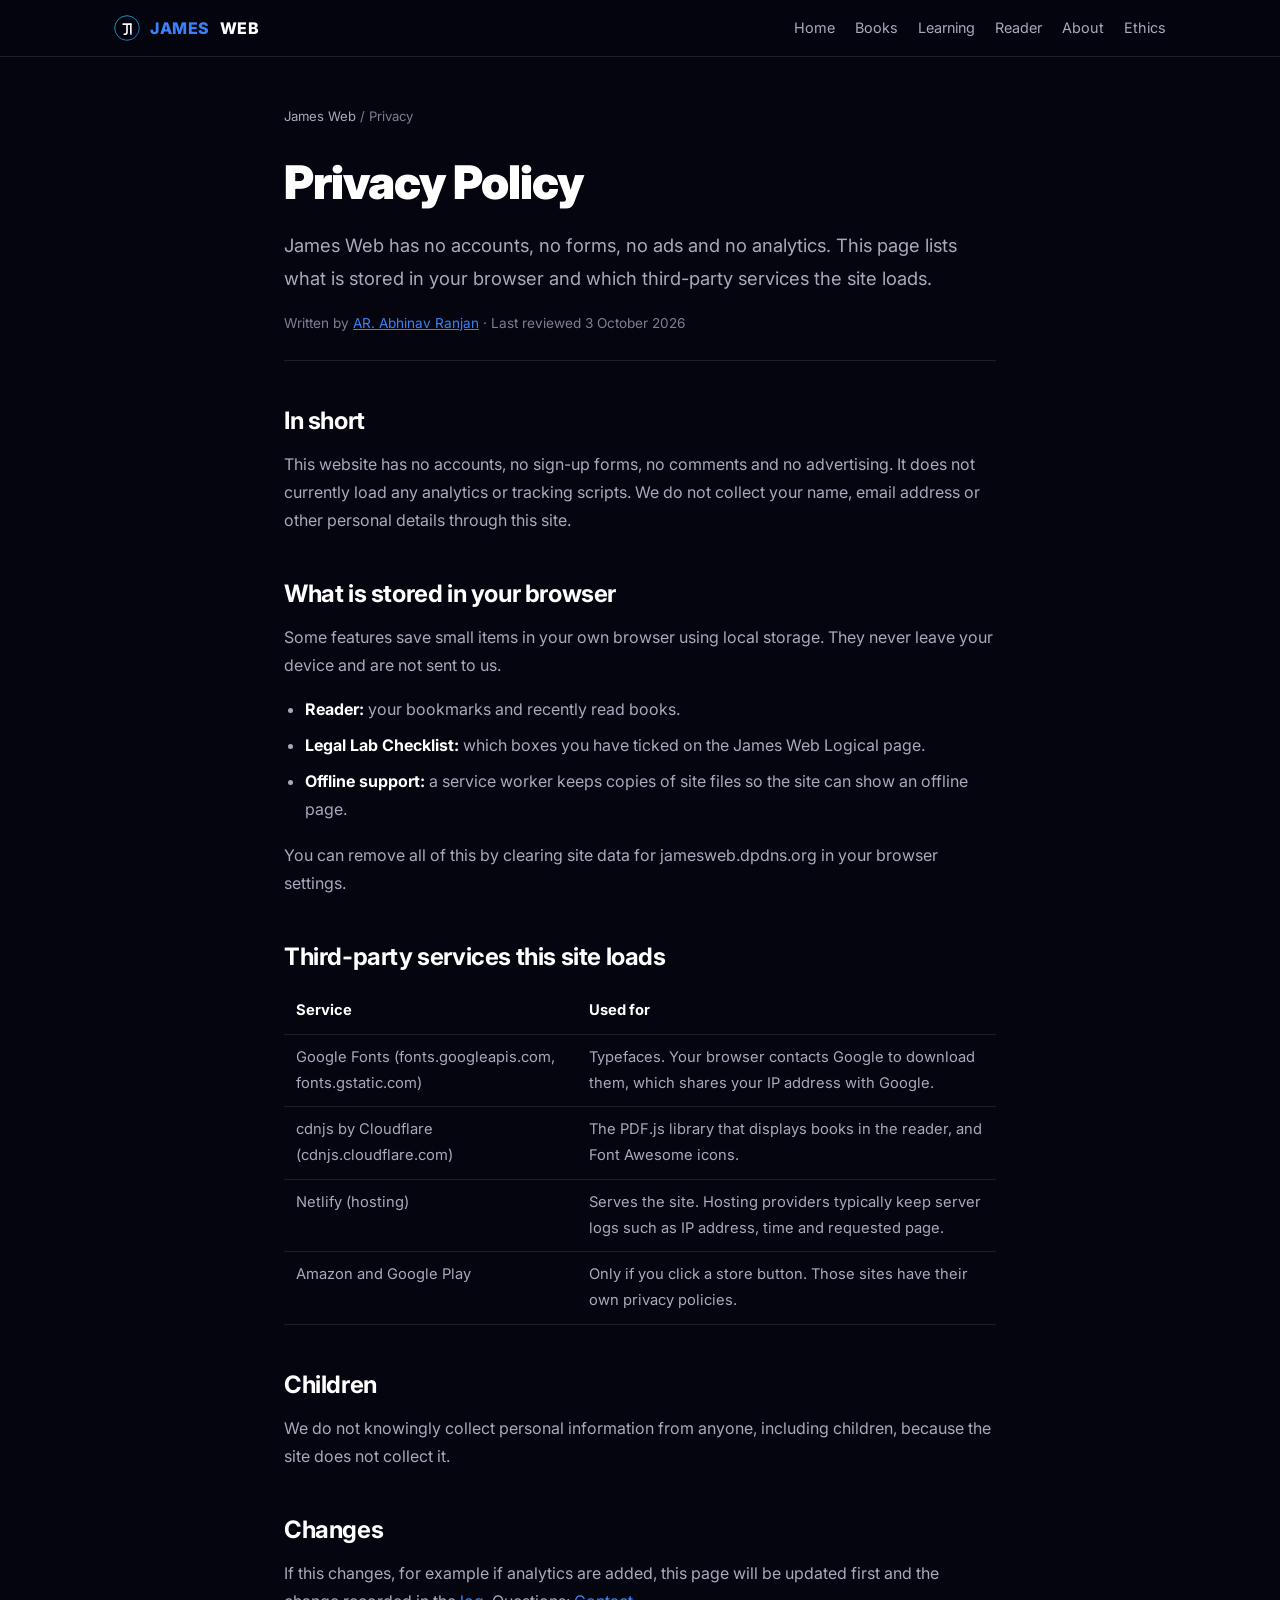
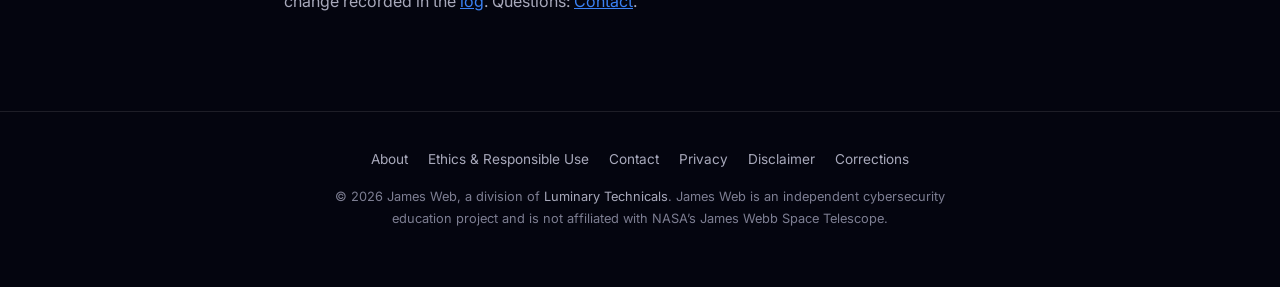
<file: privacy/index.html>
<!DOCTYPE html>
<html lang="en">
<head>
  <meta charset="UTF-8">
  <meta name="viewport" content="width=device-width, initial-scale=1.0">
  <meta name="theme-color" content="#04050f">
  <title>Privacy Policy | James Web</title>
  <meta name="description" content="What the James Web website stores and loads: no accounts, no ads, no analytics, plus the few third-party services it uses.">
  <meta name="author" content="AR. Abhinav Ranjan">
  <meta name="robots" content="index, follow, max-snippet:-1, max-image-preview:large, max-video-preview:-1">
  <link rel="canonical" href="https://jamesweb.dpdns.org/privacy/">
  <link rel="sitemap" type="application/xml" href="/sitemap.xml">
  <meta property="og:type" content="website">
  <meta property="og:title" content="Privacy Policy | James Web">
  <meta property="og:description" content="What the James Web website stores and loads: no accounts, no ads, no analytics, plus the few third-party services it uses.">
  <meta property="og:site_name" content="James Web">
  <meta property="og:url" content="https://jamesweb.dpdns.org/privacy/">
  <meta property="og:image" content="https://jamesweb.dpdns.org/assets/images/og-image.jpg">
  <meta property="og:image:secure_url" content="https://jamesweb.dpdns.org/assets/images/og-image.jpg">
  <meta property="og:image:type" content="image/jpeg">
  <meta property="og:image:width" content="1200">
  <meta property="og:image:height" content="675">
  <meta property="og:image:alt" content="James Web Privacy Policy">
  <meta property="og:locale" content="en_IN">

  <meta name="twitter:card" content="summary_large_image">
  <meta name="twitter:title" content="Privacy Policy | James Web">
  <meta name="twitter:description" content="What the James Web website stores and loads: no accounts, no ads, no analytics, plus the few third-party services it uses.">
  <meta name="twitter:image" content="https://jamesweb.dpdns.org/assets/images/og-image.jpg">
  <meta name="twitter:image:alt" content="James Web Privacy Policy">
  <meta name="twitter:creator" content="@arabhinavranjan">
  <link rel="icon" type="image/svg+xml" href="/assets/images/logo.svg">
  <link rel="apple-touch-icon" href="/assets/images/apple-touch-icon.png">
  <link rel="manifest" href="/manifest.json">
  <link rel="preconnect" href="https://fonts.googleapis.com">
  <link rel="preconnect" href="https://fonts.gstatic.com" crossorigin>
  <link href="https://fonts.googleapis.com/css2?family=Inter:wght@400;600;800;900&display=swap" rel="stylesheet">
  <link rel="stylesheet" href="/assets/css/site-pages.css">
  <script type="application/ld+json">
{
  "@context": "https://schema.org",
  "@graph": [
    {
      "@type": "WebSite",
      "@id": "https://jamesweb.dpdns.org/#website",
      "url": "https://jamesweb.dpdns.org/",
      "name": "James Web",
      "alternateName": [
        "James Web Portal",
        "James Series",
        "jamesweb.dpdns.org"
      ],
      "description": "Free cybersecurity and legal ethical-hacking education from the James Series.",
      "disambiguatingDescription": "James Web is an independent cybersecurity and ethical hacking education division of Luminary Technicals. It is not affiliated with NASA, ESA, CSA, or the James Webb Space Telescope (JWST).",
      "inLanguage": "en-IN",
      "publisher": {
        "@id": "https://jamesweb.dpdns.org/#james-web"
      },
      "creator": {
        "@id": "https://jamesweb.dpdns.org/#person"
      }
    },
    {
      "@type": "WebPage",
      "@id": "https://jamesweb.dpdns.org/privacy/#webpage",
      "url": "https://jamesweb.dpdns.org/privacy/",
      "name": "Privacy Policy | James Web",
      "description": "What the James Web website stores and loads: no accounts, no ads, no analytics, plus the few third-party services it uses.",
      "inLanguage": "en-IN",
      "isPartOf": {
        "@id": "https://jamesweb.dpdns.org/#website"
      },
      "about": {
        "@id": "https://jamesweb.dpdns.org/#james-web"
      },
      "author": {
        "@id": "https://jamesweb.dpdns.org/#person"
      },
      "publisher": {
        "@id": "https://jamesweb.dpdns.org/#james-web"
      },
      "dateModified": "2026-10-03",
      "primaryImageOfPage": {
        "@type": "ImageObject",
        "url": "https://jamesweb.dpdns.org/assets/images/icon-512.png"
      },
      "speakable": {
        "@type": "SpeakableSpecification",
        "cssSelector": [
          ".speakable"
        ]
      },
      "breadcrumb": {
        "@id": "https://jamesweb.dpdns.org/privacy/#breadcrumb"
      }
    },
    {
      "@type": "BreadcrumbList",
      "itemListElement": [
        {
          "@type": "ListItem",
          "position": 1,
          "name": "James Web",
          "item": "https://jamesweb.dpdns.org/"
        },
        {
          "@type": "ListItem",
          "position": 2,
          "name": "Privacy",
          "item": "https://jamesweb.dpdns.org/privacy/"
        }
      ],
      "@id": "https://jamesweb.dpdns.org/privacy/#breadcrumb"
    },
    {
      "@type": "Organization",
      "@id": "https://jamesweb.dpdns.org/#organization",
      "name": "Luminary Technicals",
      "url": "https://luminarytechnicals.dpdns.org",
      "founder": {
        "@id": "https://jamesweb.dpdns.org/#person"
      },
      "department": [
        {
          "@id": "https://jamesweb.dpdns.org/#james-web"
        },
        {
          "@id": "https://jamesweb.dpdns.org/#luminary-books"
        }
      ]
    },
    {
      "@type": "Organization",
      "@id": "https://jamesweb.dpdns.org/#james-web",
      "name": "James Web",
      "alternateName": [
        "James Web Portal",
        "James Series"
      ],
      "url": "https://jamesweb.dpdns.org/",
      "logo": {
        "@type": "ImageObject",
        "url": "https://jamesweb.dpdns.org/assets/images/icon-512.png",
        "width": 512,
        "height": 512
      },
      "description": "James Web is a division of Luminary Technicals focused on legal ethical-hacking learning and research. It publishes the James Series of books and a free online reader.",
      "disambiguatingDescription": "James Web is an independent cybersecurity and ethical hacking education division of Luminary Technicals. It is not affiliated with NASA, ESA, CSA, or the James Webb Space Telescope (JWST).",
      "parentOrganization": {
        "@id": "https://jamesweb.dpdns.org/#organization"
      },
      "founder": {
        "@id": "https://jamesweb.dpdns.org/#person"
      },
      "slogan": "Learn. Practice. Protect.",
      "knowsAbout": [
        "Ethical hacking",
        "Network security",
        "Web security",
        "Cybersecurity education",
        "Digital logic",
        "Legal practice labs"
      ]
    },
    {
      "@type": "Organization",
      "@id": "https://jamesweb.dpdns.org/#luminary-books",
      "name": "Luminary Books",
      "description": "The publishing imprint of Luminary Technicals. It publishes the James Series.",
      "parentOrganization": {
        "@id": "https://jamesweb.dpdns.org/#organization"
      }
    },
    {
      "@type": "Person",
      "@id": "https://jamesweb.dpdns.org/#person",
      "name": "AR. Abhinav Ranjan",
      "alternateName": "Abhinav Ranjan",
      "url": "https://abhinavranjan.netlify.app",
      "image": "https://abhinavranjan.qzz.io/images/profile.png",
      "jobTitle": "Cybersecurity Educator and Founder, Luminary Technicals",
      "description": "Cybersecurity educator from India and founder of Luminary Technicals, the organization behind James Web. Author of James Web Logical.",
      "nationality": {
        "@type": "Country",
        "name": "India"
      },
      "worksFor": {
        "@id": "https://jamesweb.dpdns.org/#organization"
      },
      "sameAs": [
        "https://abhinavranjan.qzz.io",
        "https://twitter.com/abhinavranjan",
        "https://luminarytechnicals.dpdns.org"
      ],
      "knowsAbout": [
        "Ethical hacking",
        "Network security",
        "Cybersecurity education"
      ]
    }
  ]
}
  </script>
</head>
<body>
  <a class="skip-link" href="#main-content">Skip to content</a>
  <header class="site-header"><div class="site-header-inner">
    <a class="brand" href="/"><img src="/assets/images/logo.svg" alt="" width="26" height="26"><span>JAMES</span> WEB</a>
    <nav class="site-nav" aria-label="Main navigation"><a href="/">Home</a><a href="/#books">Books</a><a href="/learning/">Learning</a><a href="/reader/">Reader</a><a href="/about/">About</a><a href="/ethics/">Ethics</a></nav>
  </div></header>
  <main id="main-content">
    <nav class="crumbs" aria-label="Breadcrumb"><a href="/">James Web</a> / Privacy</nav>
    <article>
      <h1>Privacy Policy</h1>
      <p class="lede speakable">James Web has no accounts, no forms, no ads and no analytics. This page lists what is stored in your browser and which third-party services the site loads.</p>
      <p class="byline">Written by <a href="/about/">AR. Abhinav Ranjan</a> &middot; Last reviewed <time datetime="2026-10-03">3 October 2026</time></p>

      <h2 id="summary">In short</h2>
      <p>This website has no accounts, no sign-up forms, no comments and no advertising. It does not currently load any analytics or tracking scripts. We do not collect your name, email address or other personal details through this site.</p>

      <h2 id="stored">What is stored in your browser</h2>
      <p>Some features save small items in your own browser using local storage. They never leave your device and are not sent to us.</p>
      <ul>
        <li><strong>Reader:</strong> your bookmarks and recently read books.</li>
        <li><strong>Legal Lab Checklist:</strong> which boxes you have ticked on the James Web Logical page.</li>
        <li><strong>Offline support:</strong> a service worker keeps copies of site files so the site can show an offline page.</li>
      </ul>
      <p>You can remove all of this by clearing site data for jamesweb.dpdns.org in your browser settings.</p>

      <h2 id="third-parties">Third-party services this site loads</h2>
      <table>
        <thead><tr><th>Service</th><th>Used for</th></tr></thead>
        <tbody>
          <tr><td>Google Fonts (fonts.googleapis.com, fonts.gstatic.com)</td><td>Typefaces. Your browser contacts Google to download them, which shares your IP address with Google.</td></tr>
          <tr><td>cdnjs by Cloudflare (cdnjs.cloudflare.com)</td><td>The PDF.js library that displays books in the reader, and Font Awesome icons.</td></tr>
          <tr><td>Netlify (hosting)</td><td>Serves the site. Hosting providers typically keep server logs such as IP address, time and requested page.</td></tr>
          <tr><td>Amazon and Google Play</td><td>Only if you click a store button. Those sites have their own privacy policies.</td></tr>
        </tbody>
      </table>

      <h2 id="children">Children</h2>
      <p>We do not knowingly collect personal information from anyone, including children, because the site does not collect it.</p>

      <h2 id="changes">Changes</h2>
      <p>If this changes, for example if analytics are added, this page will be updated first and the change recorded in the <a href="/corrections/">log</a>. Questions: <a href="/contact/">Contact</a>.</p>

    </article>
  </main>
  <footer class="site-footer">
    <nav aria-label="Footer"><a href="/about/">About</a><a href="/ethics/">Ethics &amp; Responsible Use</a><a href="/contact/">Contact</a><a href="/privacy/">Privacy</a><a href="/disclaimer/">Disclaimer</a><a href="/corrections/">Corrections</a></nav>
    <p>&copy; 2026 James Web, a division of <a href="https://luminarytechnicals.dpdns.org">Luminary Technicals</a>. James Web is an independent cybersecurity education project and is not affiliated with NASA&rsquo;s James Webb Space Telescope.</p>
  </footer>
</body>
</html>
</file>
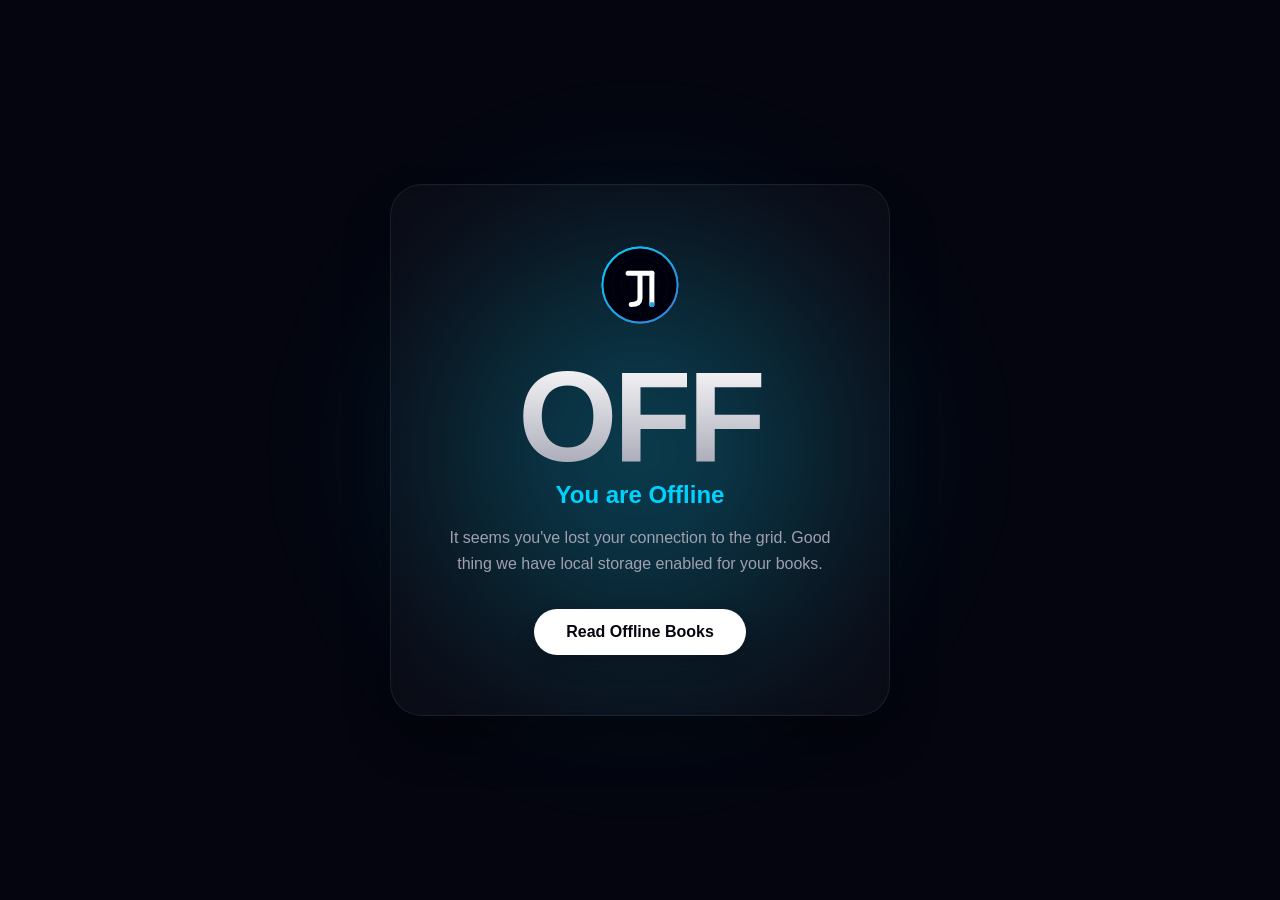
<file: offline.html>
<!DOCTYPE html>
<html lang="en">
<head>
    <meta charset="UTF-8">
    <meta name="viewport" content="width=device-width, initial-scale=1.0">
    <meta name="robots" content="noindex, follow">
    <title>Offline - No Connection | James Web</title>
    <link rel="icon" type="image/svg+xml" href="/assets/images/logo.svg">
    <link rel="manifest" href="/manifest.json">
    <link rel="stylesheet" href="/assets/css/service-pages.css">
</head>
<body>
    <div class="bg-glow"></div>
    <div class="container">
        <img src="/assets/images/logo.svg" alt="James Web Logo" class="logo-icon">
        <h1>OFF</h1>
        <h2>You are Offline</h2>
        <p>It seems you've lost your connection to the grid. Good thing we have local storage enabled for your books.</p>
        <a href="/reader/" class="btn">Read Offline Books</a>
    </div>
</body>
</html>
</file>
<file: assets/css/site-pages.css>
/* James Web — shared styles for the trust / policy pages */
:root { --bg:#04050f; --bg-accent:#0a0c1a; --text:#fff; --muted:#a8a9bb; --dim:#7d7e92; --blue:#3b82f6; --blue-glow:rgba(59,130,246,.5);
  --purple:#8b5cf6; --border:rgba(255,255,255,.1); --glass:rgba(255,255,255,.03); }
* { margin:0; padding:0; box-sizing:border-box; }
html { scroll-behavior:smooth; }
body { background:var(--bg); color:var(--text); font-family:'Inter',system-ui,-apple-system,sans-serif; line-height:1.75; -webkit-font-smoothing:antialiased; }
a { color:var(--blue); }
a:focus-visible, button:focus-visible { outline:2px solid var(--blue); outline-offset:3px; }
.skip-link { position:absolute; left:-999px; top:8px; background:var(--blue); color:#fff; padding:10px 16px; border-radius:8px; z-index:99; text-decoration:none; font-weight:700; }
.skip-link:focus { left:12px; }
.site-header { border-bottom:1px solid var(--border); background:rgba(4,5,15,.85); backdrop-filter:blur(12px); position:sticky; top:0; z-index:10; }
.site-header-inner { max-width:1100px; margin:0 auto; padding:14px 24px; display:flex; align-items:center; justify-content:space-between; gap:16px; flex-wrap:wrap; }
.brand { display:flex; align-items:center; gap:10px; color:var(--text); text-decoration:none; font-weight:800; letter-spacing:.5px; }
.brand img { width:26px; height:26px; }
.brand span { color:var(--blue); }
.site-nav { display:flex; gap:20px; flex-wrap:wrap; font-size:.9rem; }
.site-nav a { color:var(--muted); text-decoration:none; }
.site-nav a:hover, .site-nav a[aria-current="page"] { color:var(--text); }
main { max-width:760px; margin:0 auto; padding:48px 24px 80px; }
.crumbs { font-size:.82rem; color:var(--dim); margin-bottom:28px; }
.crumbs a { color:var(--muted); text-decoration:none; }
.crumbs a:hover { color:var(--text); }
h1 { font-size:clamp(2rem,5vw,2.9rem); line-height:1.15; letter-spacing:-1px; font-weight:900; margin-bottom:20px; }
.lede { font-size:1.15rem; color:var(--muted); margin-bottom:12px; }
.byline { font-size:.85rem; color:var(--dim); margin:18px 0 40px; padding-bottom:24px; border-bottom:1px solid var(--border); }
h2 { font-size:1.5rem; line-height:1.3; margin:44px 0 14px; letter-spacing:-.4px; scroll-margin-top:90px; }
h3 { font-size:1.12rem; margin:26px 0 8px; }
p { color:var(--muted); margin-bottom:16px; }
p strong, li strong { color:var(--text); }
ul, ol { margin:0 0 18px 1.3em; color:var(--muted); }
li { margin-bottom:8px; }
.flow { display:flex; flex-wrap:wrap; gap:8px; align-items:center; margin:8px 0 22px; font-weight:700; }
.flow span { padding:6px 12px; border:1px solid var(--border); border-radius:100px; background:var(--glass); font-size:.88rem; }
.flow i { color:var(--dim); font-style:normal; }
.callout { border:1px solid var(--border); border-left:3px solid var(--blue); background:var(--glass); border-radius:12px; padding:18px 22px; margin:22px 0; }
.callout p:last-child { margin-bottom:0; }
.store-row { display:flex; flex-wrap:wrap; gap:10px; margin:14px 0 8px; }
.btn-store { display:inline-flex; align-items:center; min-height:44px; padding:0 18px; border-radius:100px; border:1px solid rgba(255,255,255,.18); color:var(--text); text-decoration:none; font-weight:600; font-size:.9rem; background:var(--glass); }
.btn-store:hover, .btn-store:focus-visible { border-color:var(--blue); }
.btn-store-primary { background:var(--blue); border-color:var(--blue); }
.soon { display:inline-block; padding:3px 10px; border-radius:100px; font-size:.74rem; font-weight:700; color:var(--purple); border:1px solid var(--purple); margin-left:8px; vertical-align:middle; }
table { width:100%; border-collapse:collapse; margin:16px 0 24px; font-size:.92rem; }
th, td { text-align:left; padding:10px 12px; border-bottom:1px solid var(--border); color:var(--muted); vertical-align:top; }
th { color:var(--text); font-weight:700; }
.site-footer { border-top:1px solid var(--border); padding:36px 24px 56px; text-align:center; font-size:.85rem; color:var(--dim); }
.site-footer nav { margin-bottom:14px; display:flex; gap:8px 20px; justify-content:center; flex-wrap:wrap; }
.site-footer a { color:var(--muted); text-decoration:none; }
.site-footer p { color:var(--dim); margin:8px auto 0; max-width:640px; font-size:.8rem; }
.author-hero-card { display: flex; gap: 24px; align-items: center; background: var(--glass); border: 1px solid var(--border); border-radius: 16px; padding: 24px; margin: 24px 0 32px; backdrop-filter: blur(10px); flex-wrap: wrap; }
.author-hero-avatar { width: 100px; height: 100px; border-radius: 50%; border: 2px solid var(--blue); object-fit: cover; flex-shrink: 0; }
.author-hero-details { flex: 1; min-width: 240px; }
.author-hero-details h3 { margin: 0 0 6px; font-size: 1.3rem; color: var(--text); }
.author-hero-title { font-size: 0.88rem; color: var(--blue); font-weight: 600; margin-bottom: 8px; }
.award-badge-list { display: flex; flex-wrap: wrap; gap: 8px; margin: 12px 0; }
.award-badge { display: inline-flex; align-items: center; gap: 6px; font-size: 0.78rem; font-weight: 700; background: rgba(234, 179, 8, 0.1); border: 1px solid rgba(234, 179, 8, 0.4); color: #fde047; padding: 4px 12px; border-radius: 100px; }
.award-badge-blue { background: rgba(59, 130, 246, 0.1); border-color: rgba(59, 130, 246, 0.4); color: #93c5fd; }
.author-links-row { display: flex; flex-wrap: wrap; gap: 8px; margin-top: 14px; font-size: 0.85rem; }
.author-links-row a { display: inline-flex; align-items: center; gap: 6px; color: var(--muted); text-decoration: none; padding: 4px 12px; border: 1px solid var(--border); border-radius: 8px; transition: all 0.2s; }
.author-links-row a:hover { color: var(--text); border-color: var(--blue); background: rgba(59,130,246,0.1); }
</file>
<file: assets/css/service-pages.css>
:root {
  --bg: #04050f;
  --text: #ffffff;
  --text-muted: #a0a0b0;
  --accent: #00d2ff;
  --accent-glow: rgba(0, 210, 255, 0.3);
  --border: rgba(255, 255, 255, 0.08);
  --glass: rgba(255, 255, 255, 0.03);
}

* {
  margin: 0;
  padding: 0;
  box-sizing: border-box;
}

body {
  background-color: var(--bg);
  color: var(--text);
  font-family: 'Inter', -apple-system, BlinkMacSystemFont, sans-serif;
  display: flex;
  flex-direction: column;
  align-items: center;
  justify-content: center;
  min-height: 100vh;
  text-align: center;
  padding: 20px;
  overflow: hidden;
}

/* Background Animation */
.bg-glow {
  position: fixed;
  top: 50%;
  left: 50%;
  transform: translate(-50%, -50%);
  width: 600px;
  height: 600px;
  background: radial-gradient(circle, var(--accent-glow) 0%, transparent 70%);
  z-index: -1;
  filter: blur(60px);
  animation: pulse 8s infinite alternate;
}

@keyframes pulse {
  0% { opacity: 0.5; transform: translate(-50%, -50%) scale(1); }
  100% { opacity: 0.8; transform: translate(-50%, -50%) scale(1.2); }
}

.container {
  max-width: 500px;
  background: var(--glass);
  backdrop-filter: blur(10px);
  border: 1px solid var(--border);
  padding: 60px 40px;
  border-radius: 32px;
  box-shadow: 0 25px 50px -12px rgba(0, 0, 0, 0.5);
}

h1 {
  font-size: 8rem;
  font-weight: 900;
  margin-bottom: 0;
  line-height: 1;
  background: linear-gradient(to bottom, #fff, var(--text-muted));
  -webkit-background-clip: text;
  background-clip: text;
  -webkit-text-fill-color: transparent;
  letter-spacing: -4px;
}

h2 {
  font-size: 1.5rem;
  margin-bottom: 16px;
  color: var(--accent);
}

p {
  color: var(--text-muted);
  line-height: 1.6;
  margin-bottom: 32px;
}

.btn {
  display: inline-block;
  background: var(--text);
  color: var(--bg);
  text-decoration: none;
  padding: 14px 32px;
  border-radius: 100px;
  font-weight: 700;
  transition: all 0.3s ease;
  box-shadow: 0 10px 20px rgba(0,0,0,0.2);
}

.btn:hover {
  transform: translateY(-2px);
  box-shadow: 0 15px 30px rgba(0,0,0,0.3);
  filter: brightness(0.9);
}

.logo-icon {
  width: 80px;
  height: 80px;
  margin-bottom: 24px;
}
</file>
